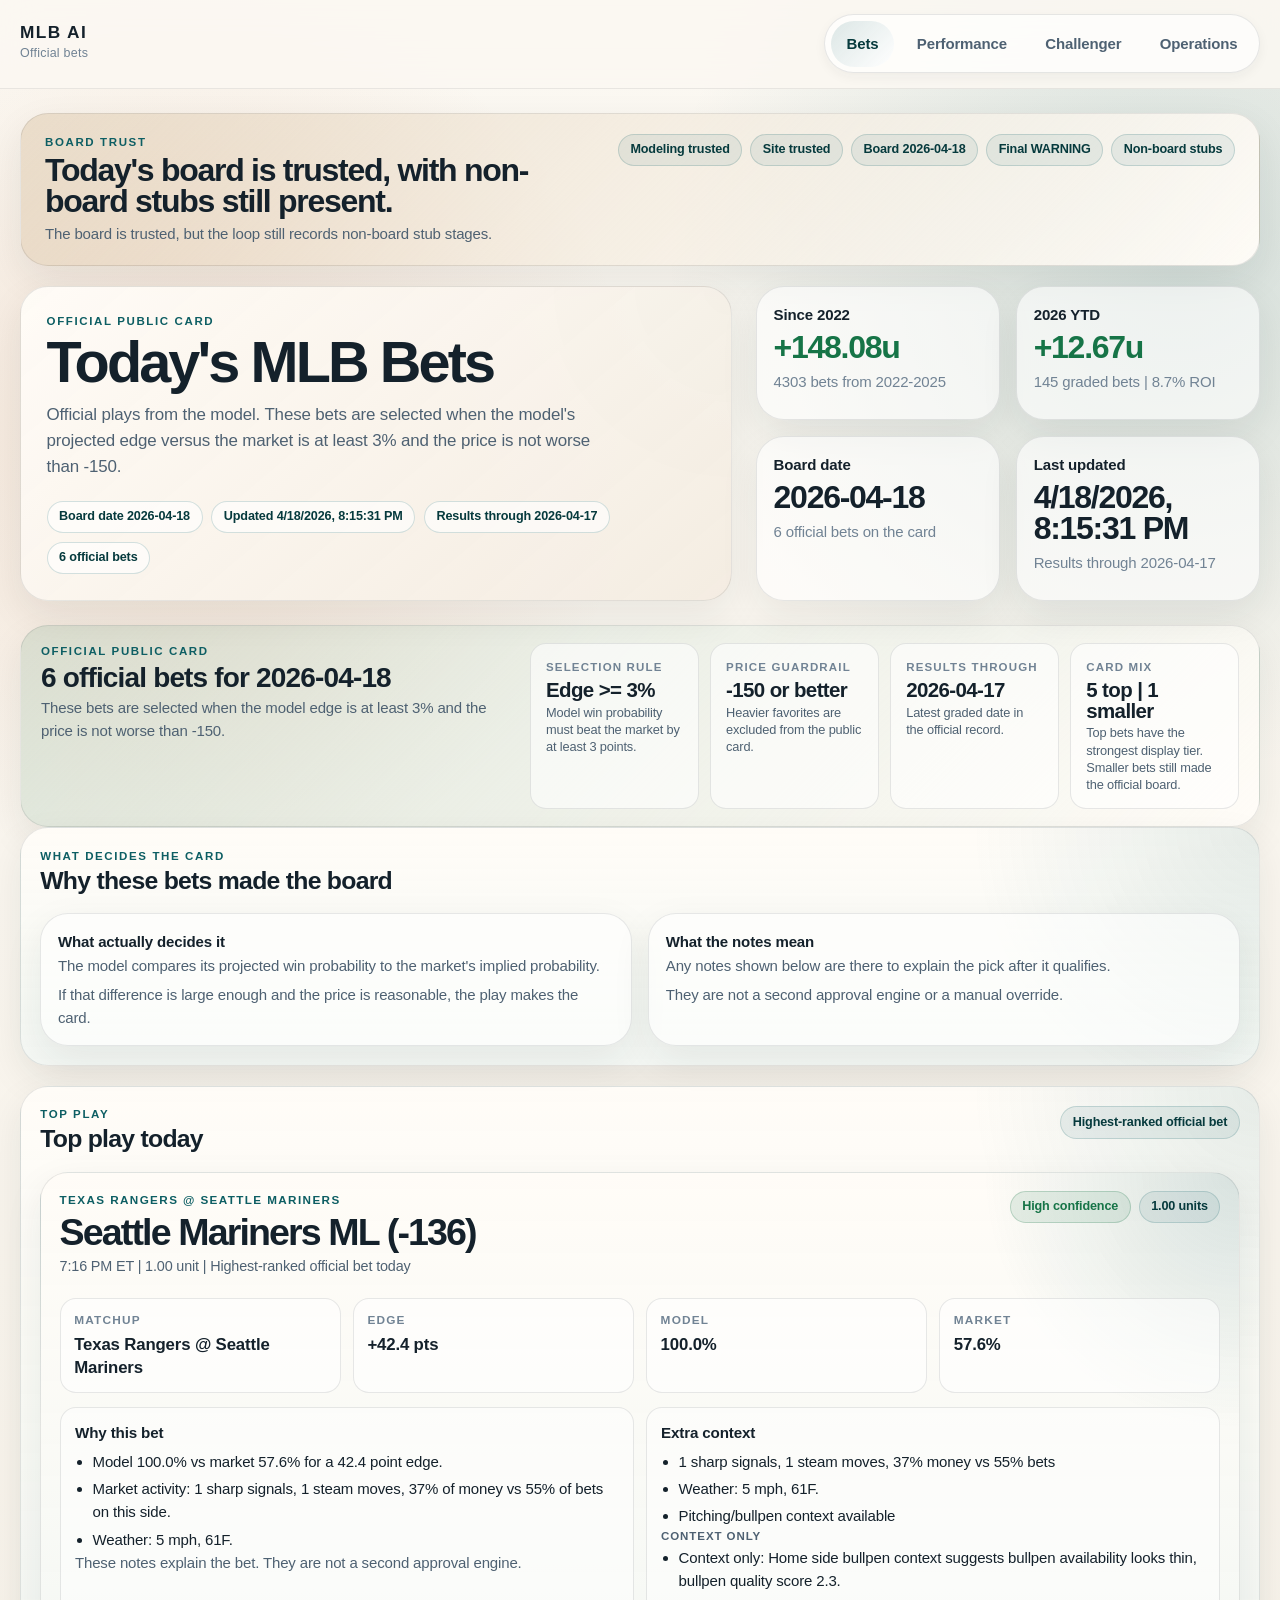
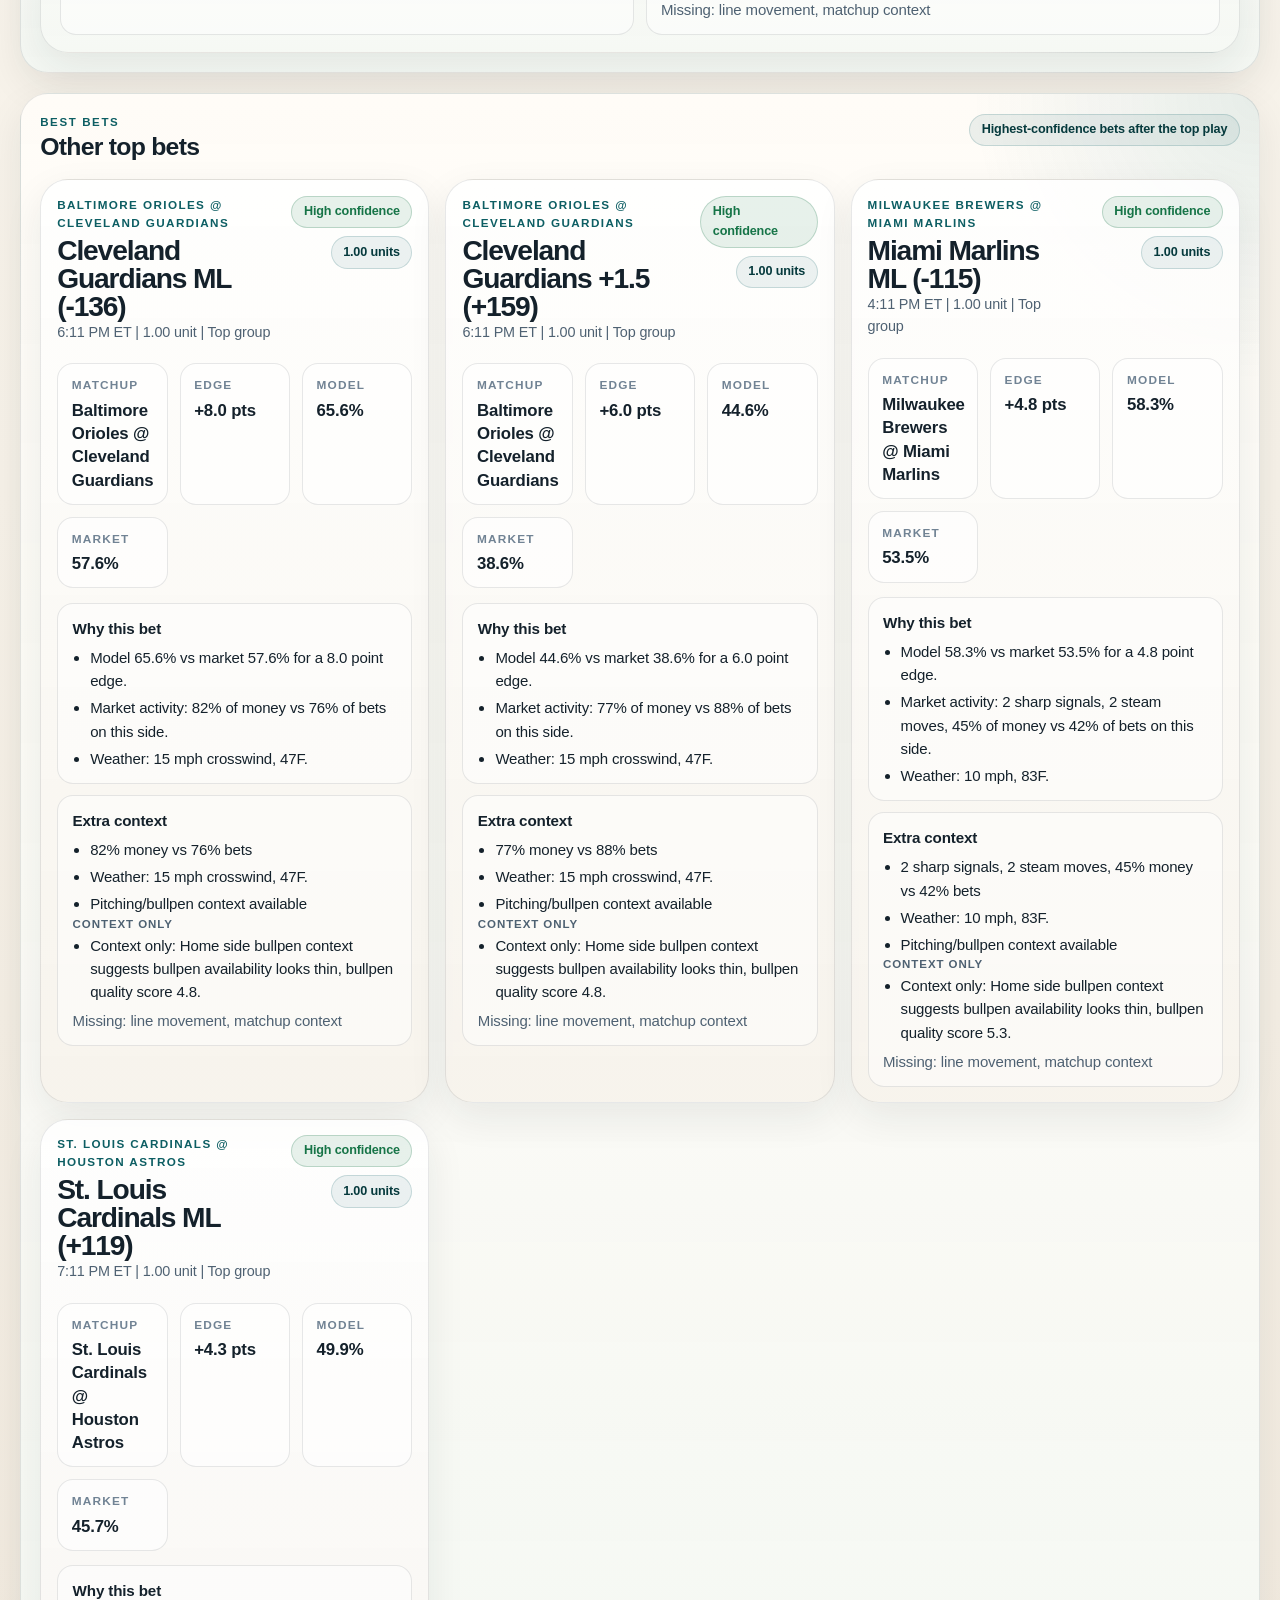
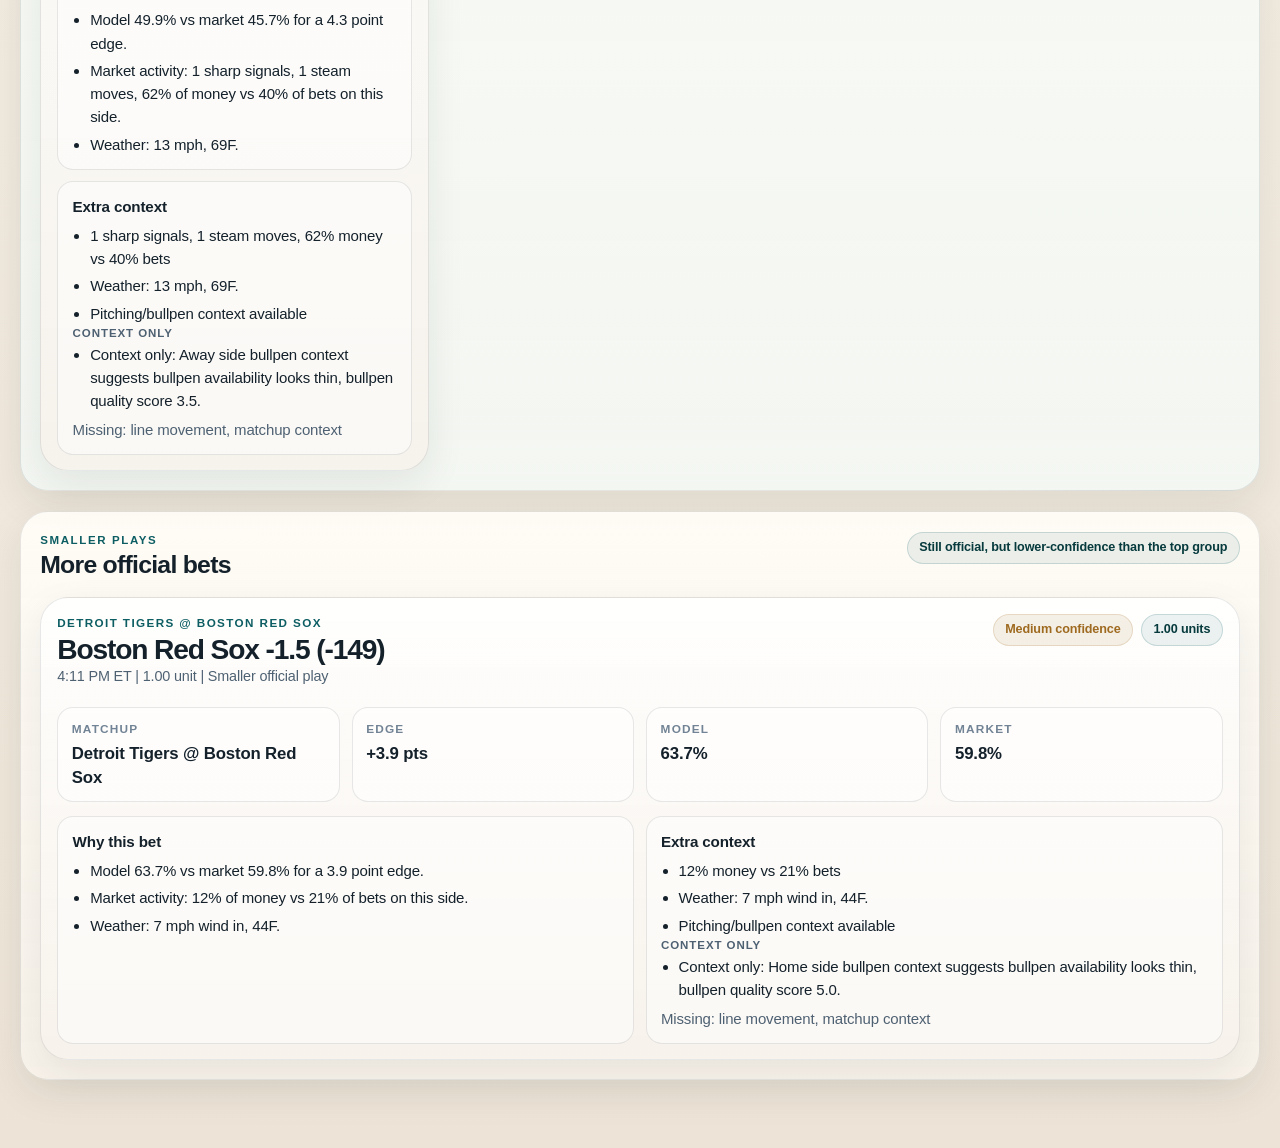
<file: index.html>
<!doctype html>
<html lang="en">
  <head>
    <meta charset="utf-8" />
    <meta name="viewport" content="width=device-width, initial-scale=1" />
    <title>MLB AI | Today's Bets</title>
    <link rel="stylesheet" href="./assets/mlb-ai.css" />
  </head>
  <body data-page="leans">
    <header class="site-header">
      <div class="shell shell-nav">
        <a class="site-brand" href="./index.html" aria-label="MLB AI home">
          <span class="site-brand-mark">MLB AI</span>
          <span class="site-brand-copy">Official bets</span>
        </a>
        <nav class="site-nav" aria-label="Primary">
          <a class="site-nav-link is-active" href="./index.html" aria-current="page">Bets</a>
          <a class="site-nav-link" href="./mlb-ai-performance.html">Performance</a>
          <a class="site-nav-link" href="./mlb-ai-challenger.html">Challenger</a>
          <a class="site-nav-link" href="./operations.html">Operations</a>
        </nav>
      </div>
    </header>

    <main class="shell page-shell">
      <section class="page-hero page-hero-leans">
        <div class="page-hero-copy">
          <p class="eyebrow">Official public card</p>
          <h1>Today&apos;s MLB Bets</h1>
          <p class="lede">
            Official plays from the model. These bets are selected when the model&apos;s projected edge versus the market is at least 3% and the price is not worse than -150.
          </p>
          <div id="leans-hero-meta" class="hero-meta"></div>
        </div>
        <div id="leans-hero-grid" class="hero-grid"></div>
      </section>

      <section id="leans-trust-bar" class="trust-bar-section"></section>

      <section class="page-section page-section-emphasis">
        <div class="section-head">
          <div>
            <p class="section-kicker">What decides the card</p>
            <h2>Why these bets made the board</h2>
          </div>
        </div>
        <div class="summary-grid">
          <article class="metric-card prose-card">
            <strong>What actually decides it</strong>
            <p>The model compares its projected win probability to the market&apos;s implied probability.</p>
            <p>If that difference is large enough and the price is reasonable, the play makes the card.</p>
          </article>
          <article class="metric-card prose-card">
            <strong>What the notes mean</strong>
            <p>Any notes shown below are there to explain the pick after it qualifies.</p>
            <p>They are not a second approval engine or a manual override.</p>
          </article>
        </div>
      </section>

      <section id="leans-featured-section" class="page-section page-section-emphasis">
        <div class="section-head">
          <div>
            <p class="section-kicker">Top play</p>
            <h2>Top play today</h2>
          </div>
          <span class="badge">Highest-ranked official bet</span>
        </div>
        <div id="leans-featured-play"></div>
      </section>

      <section class="page-section page-section-emphasis">
        <div class="section-head">
          <div>
            <p class="section-kicker">Best bets</p>
            <h2>Other top bets</h2>
          </div>
          <span class="badge">Highest-confidence bets after the top play</span>
        </div>
        <div id="leans-core-cards" class="lean-decision-grid"></div>
      </section>

      <section class="page-section">
        <div class="section-head">
          <div>
            <p class="section-kicker">Smaller plays</p>
            <h2>More official bets</h2>
          </div>
          <span class="badge">Still official, but lower-confidence than the top group</span>
        </div>
        <div id="leans-exploratory-cards" class="lean-decision-grid"></div>
      </section>
    </main>

    <script src="./assets/mlb-ai-site.js"></script>
  </body>
</html>
</file>
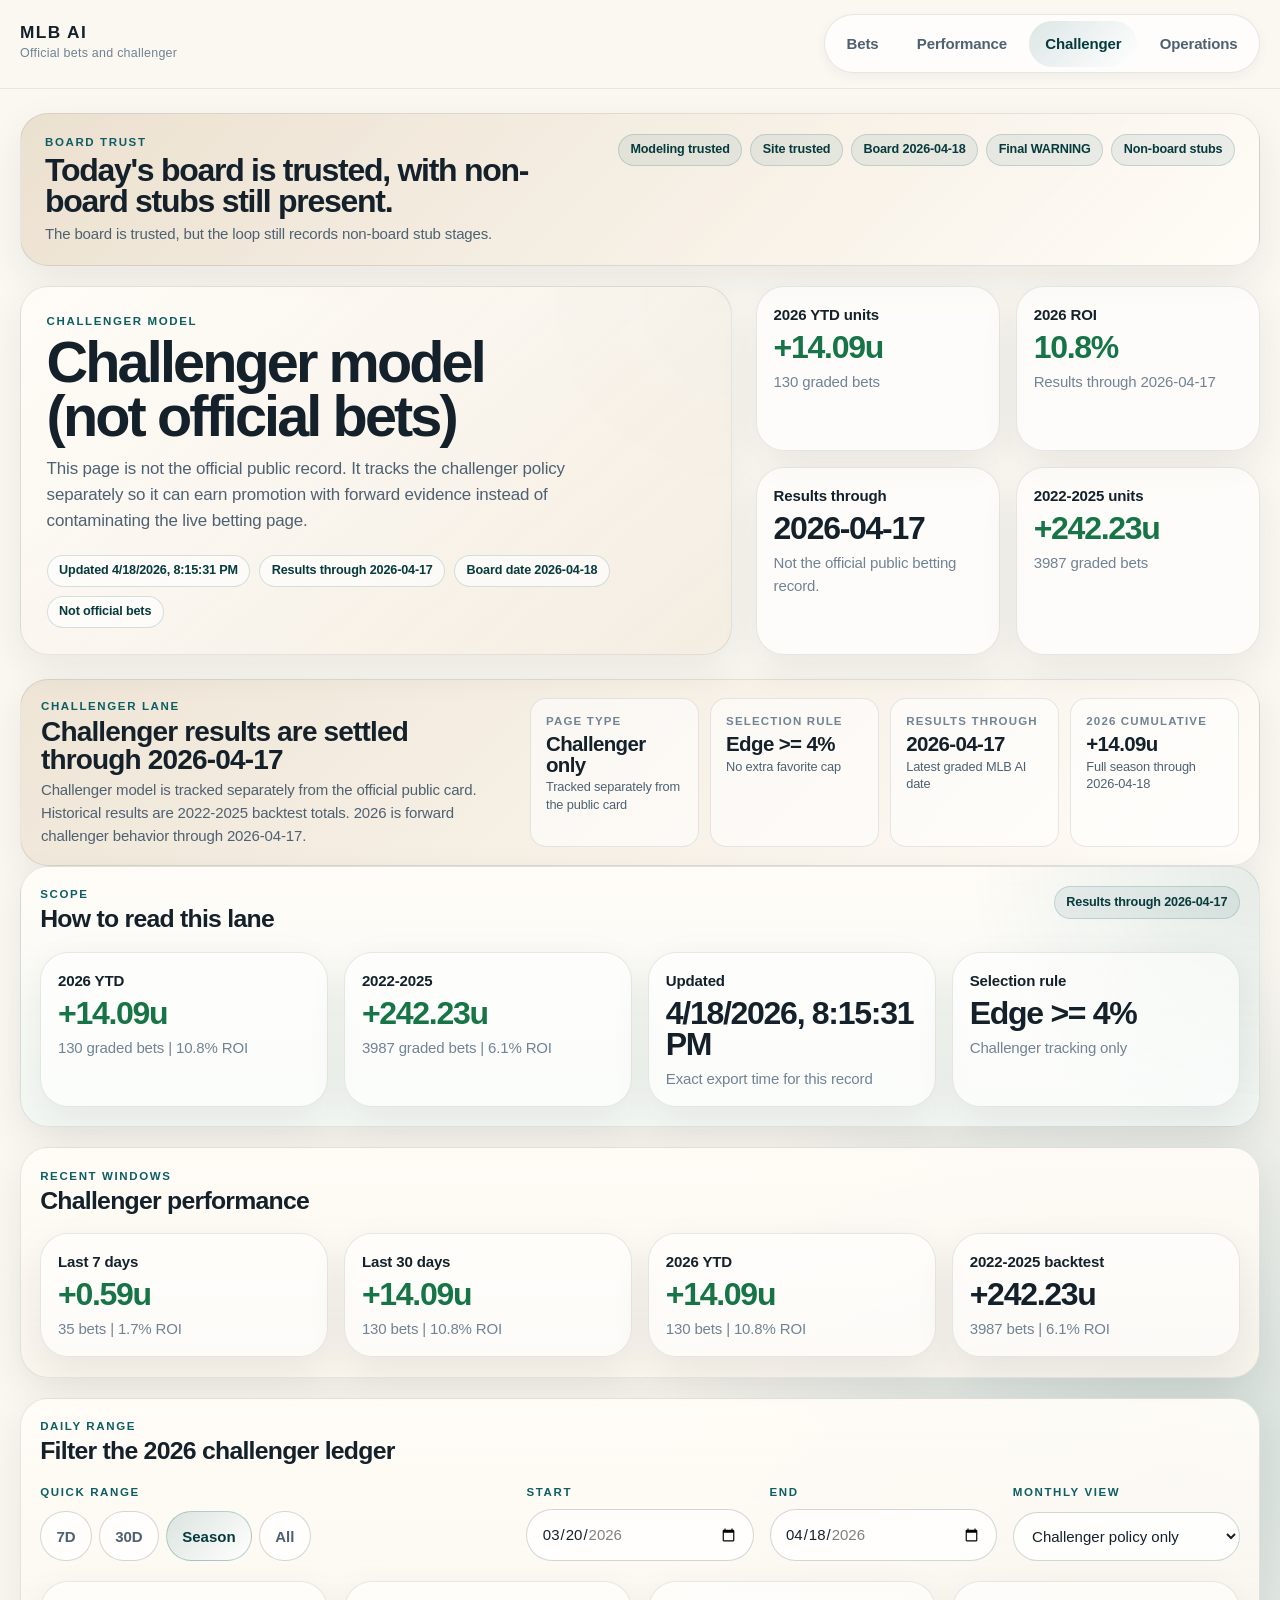
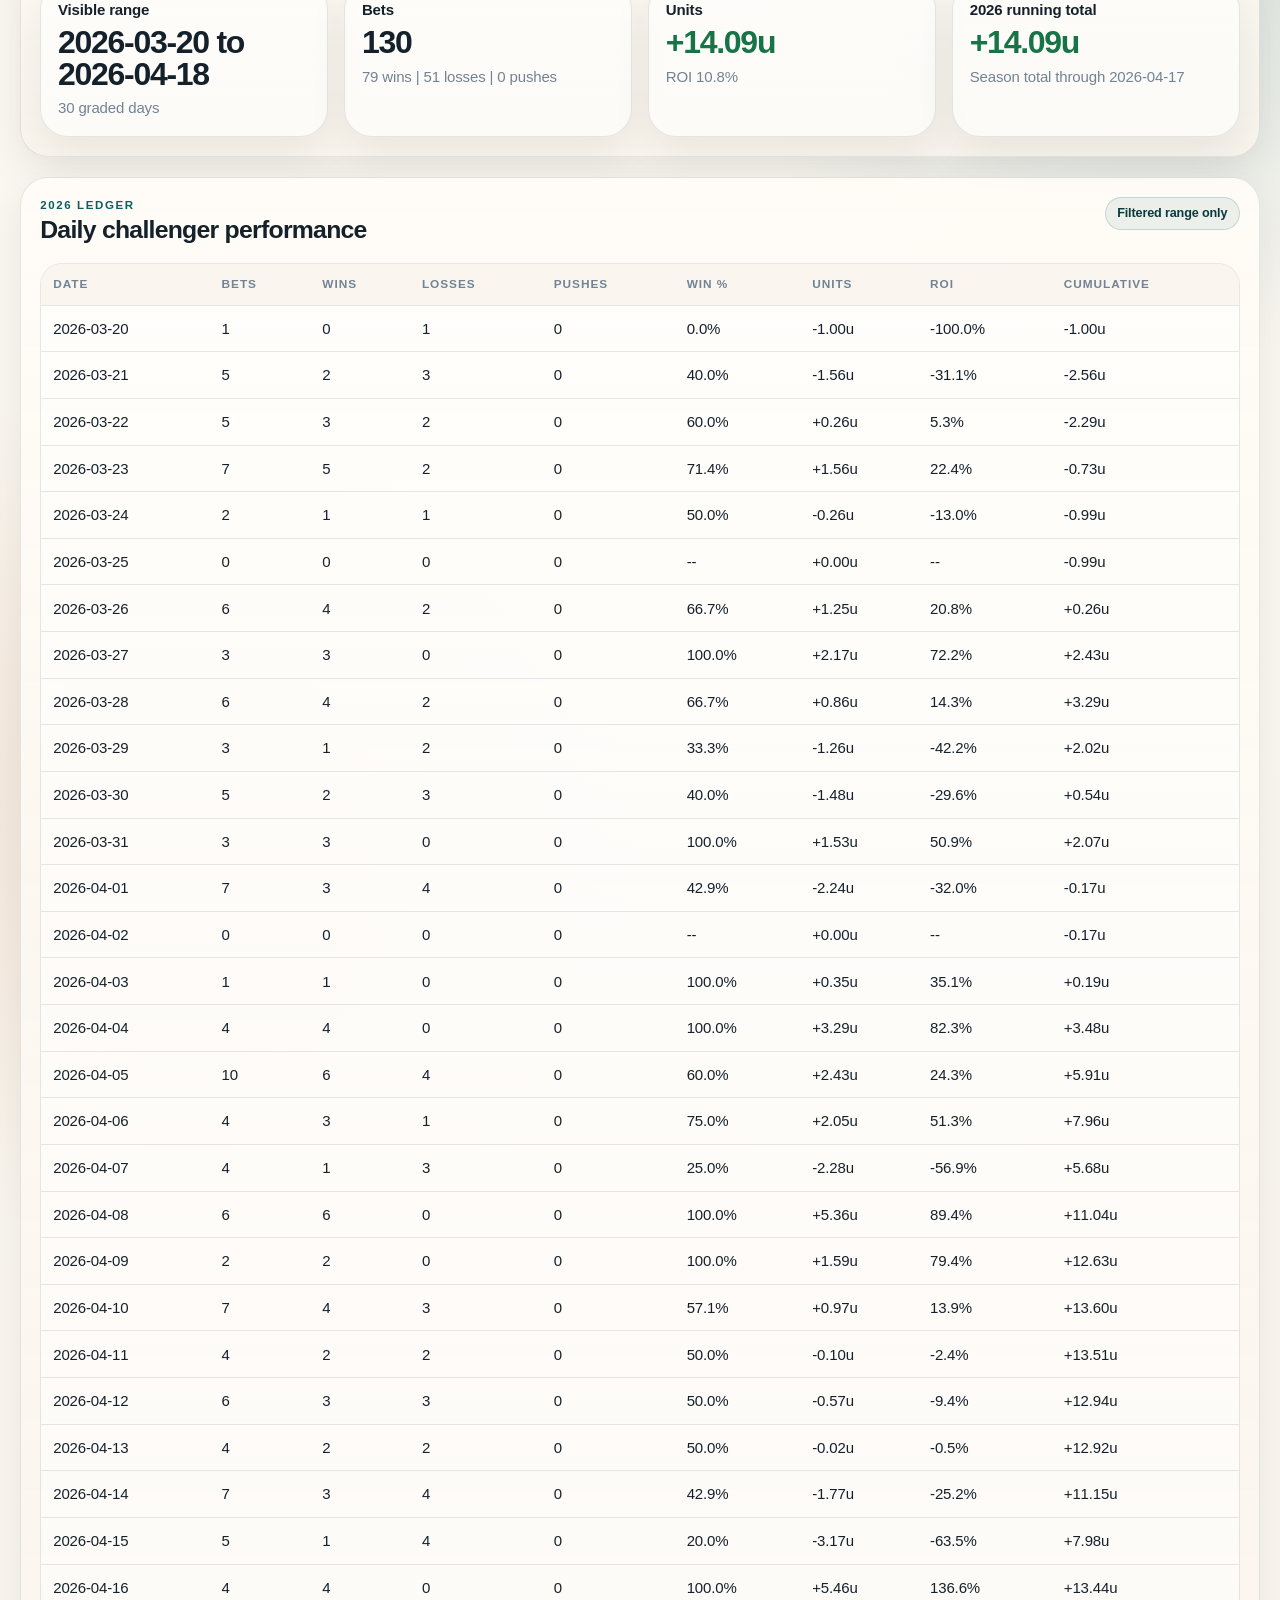
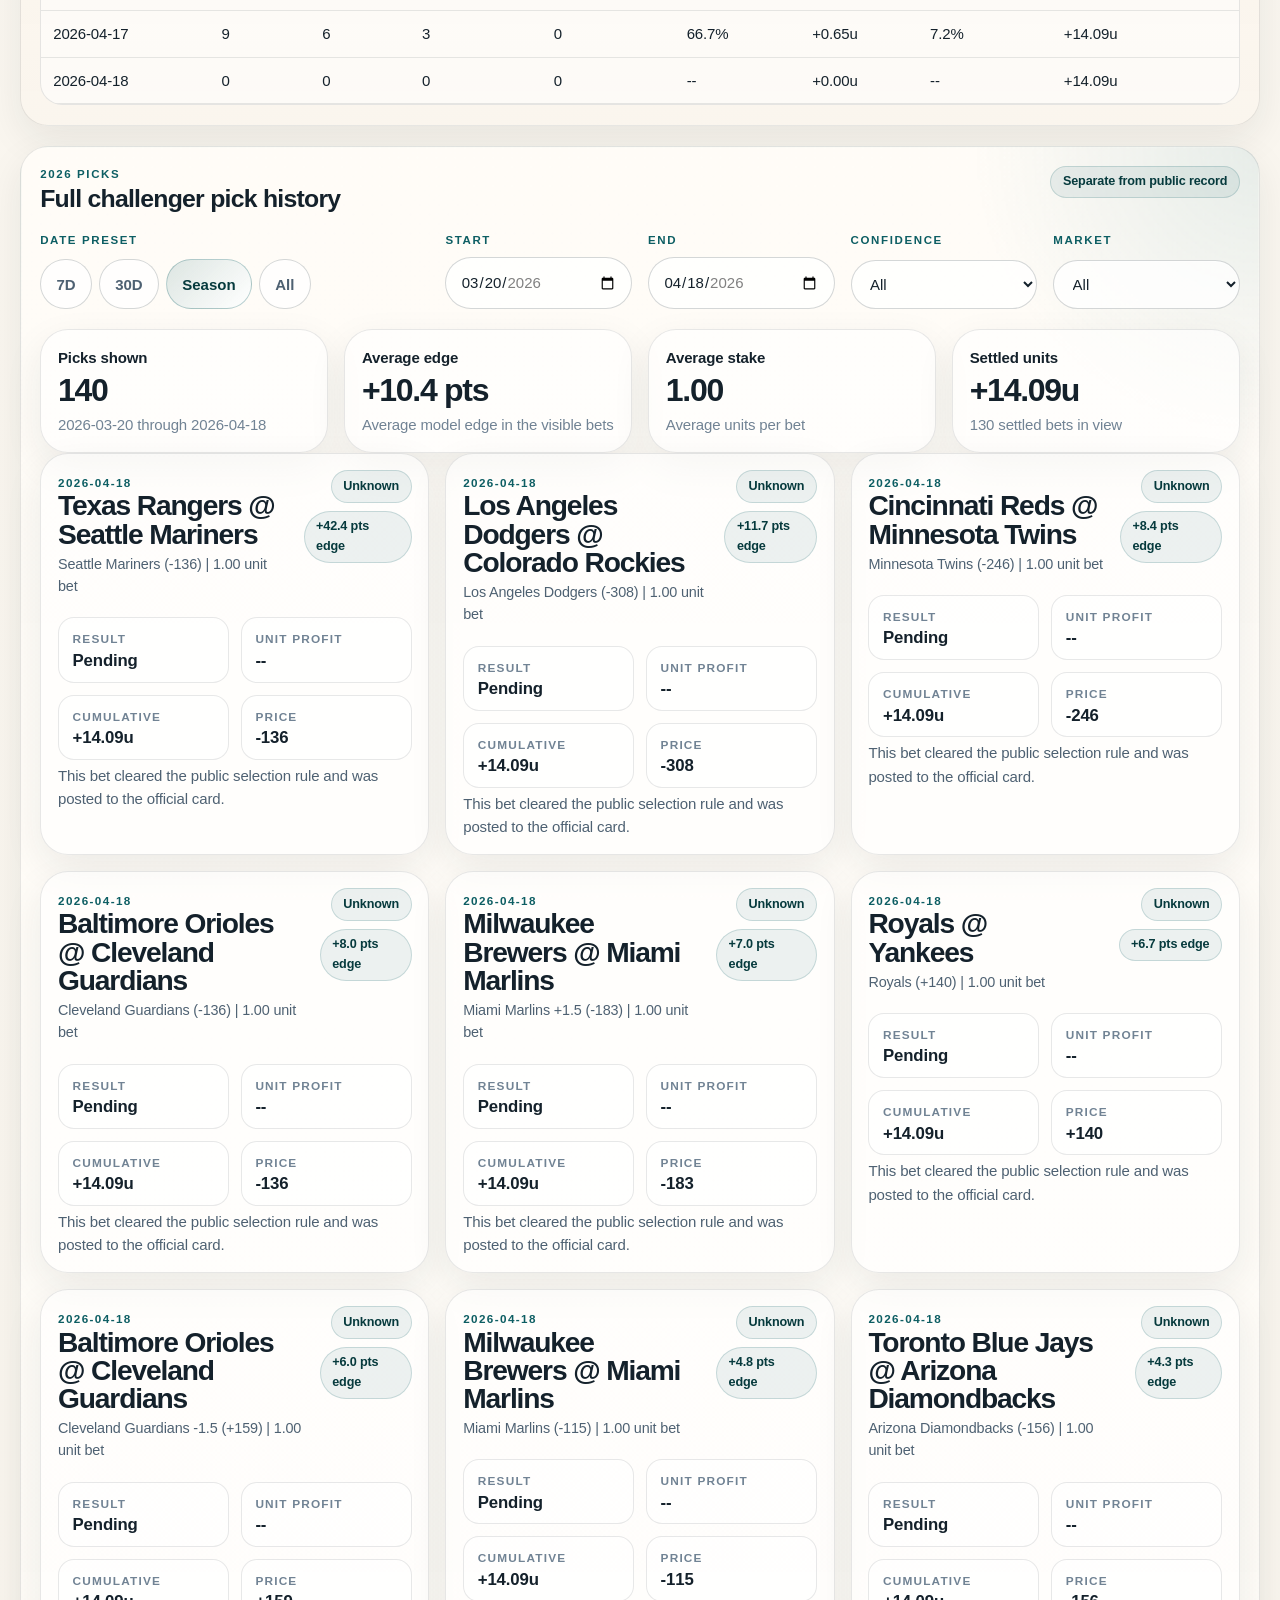
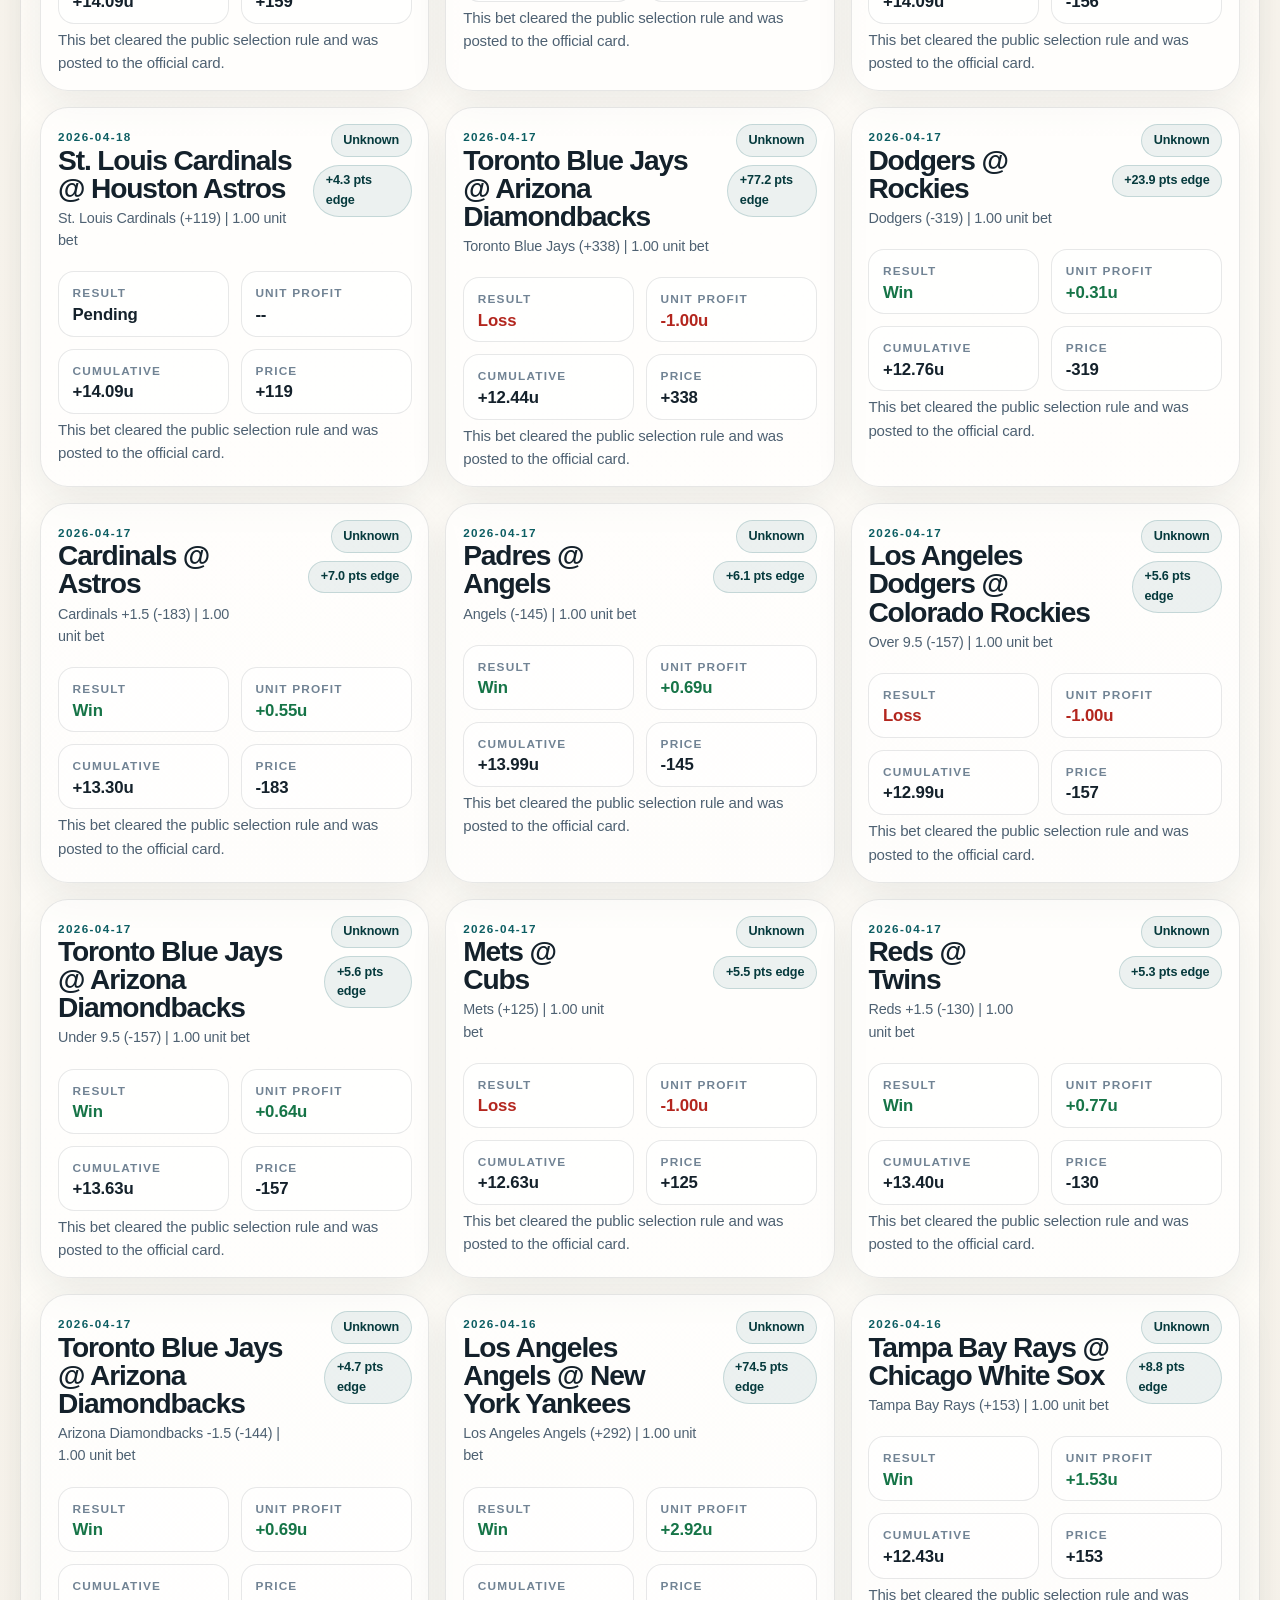
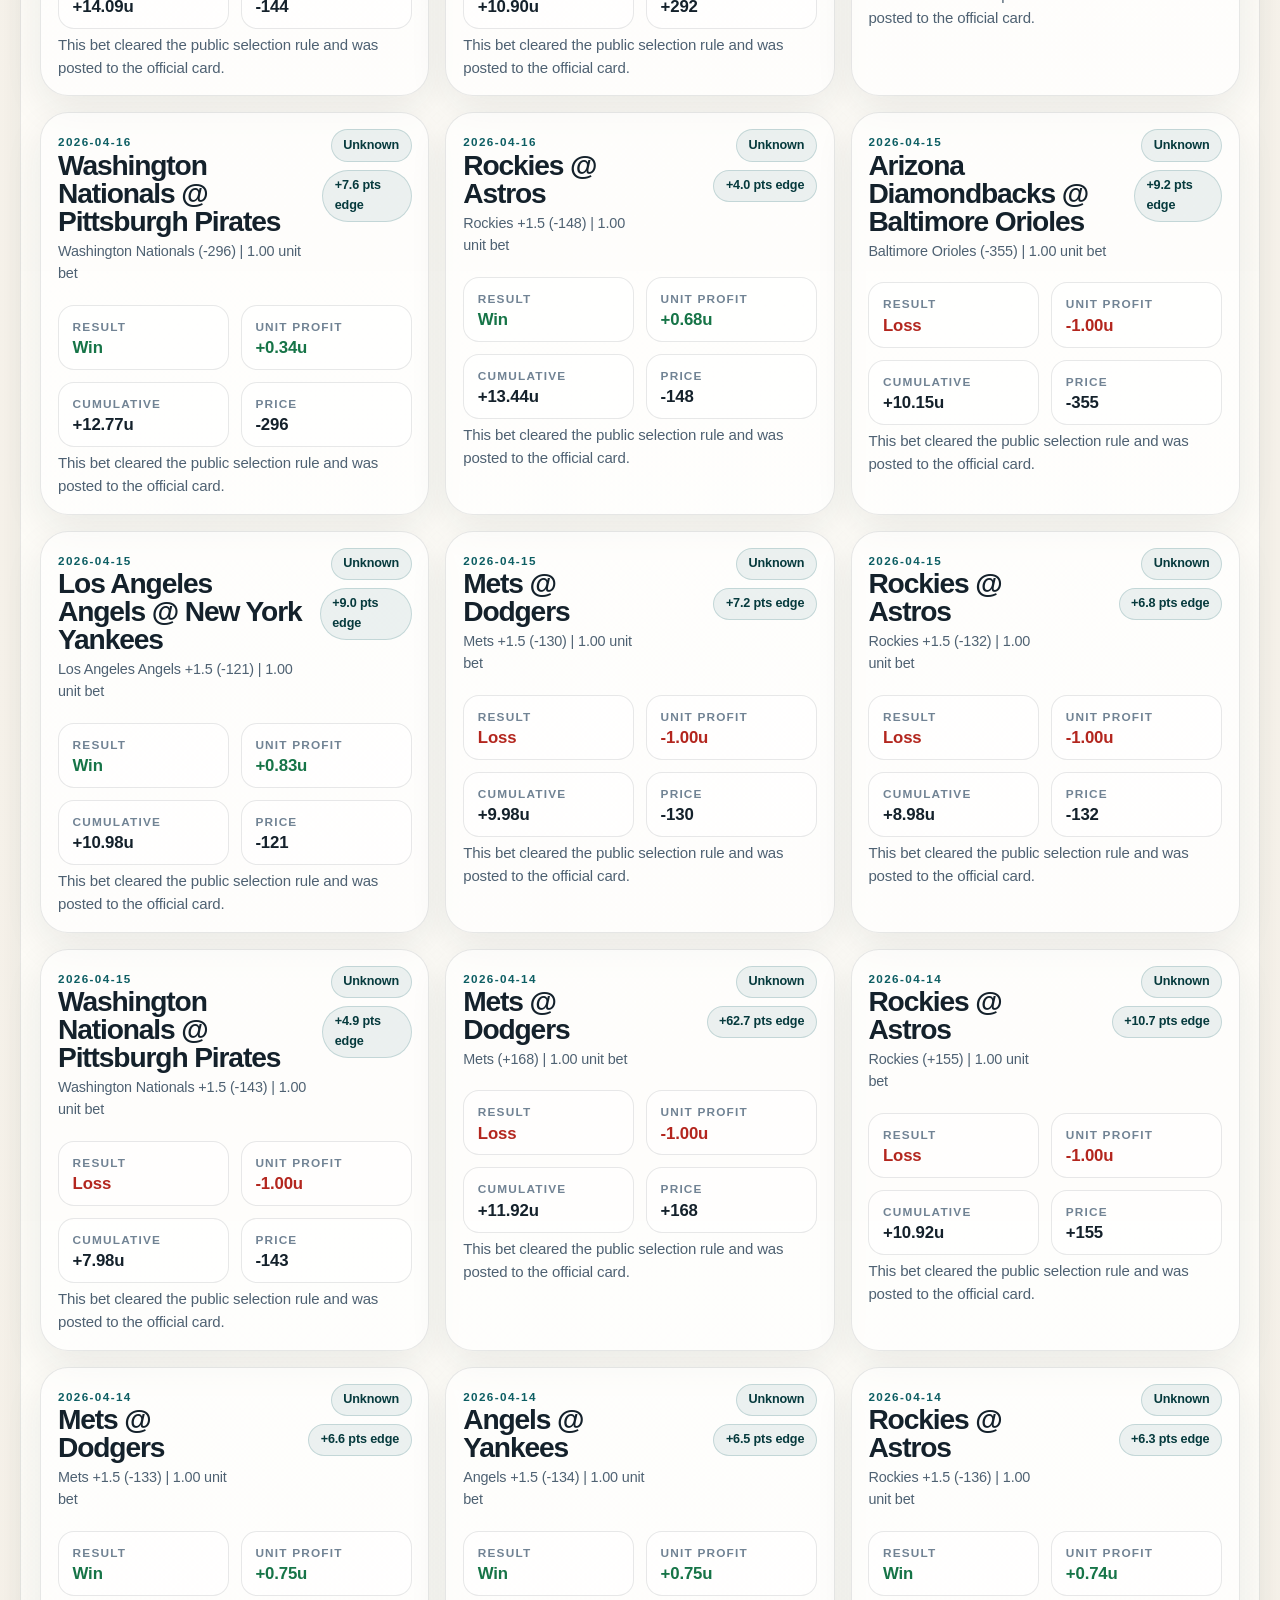
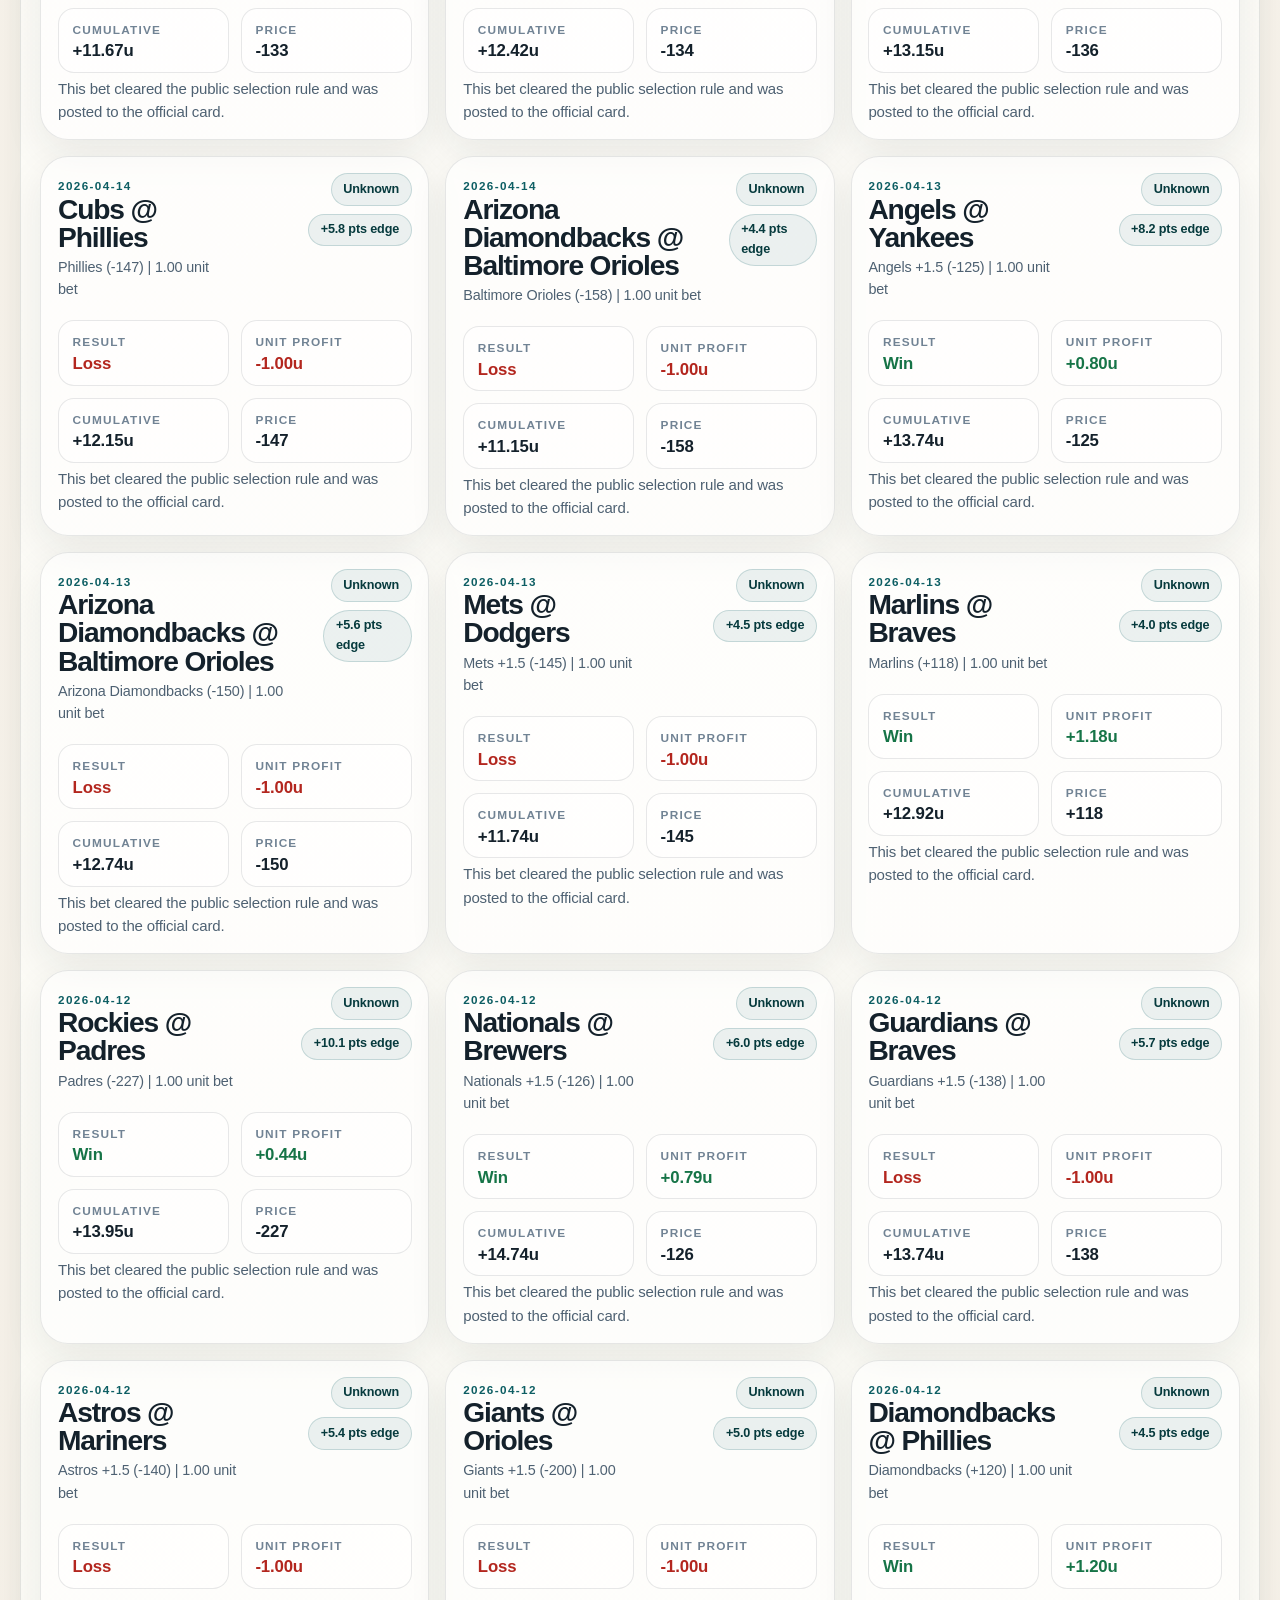
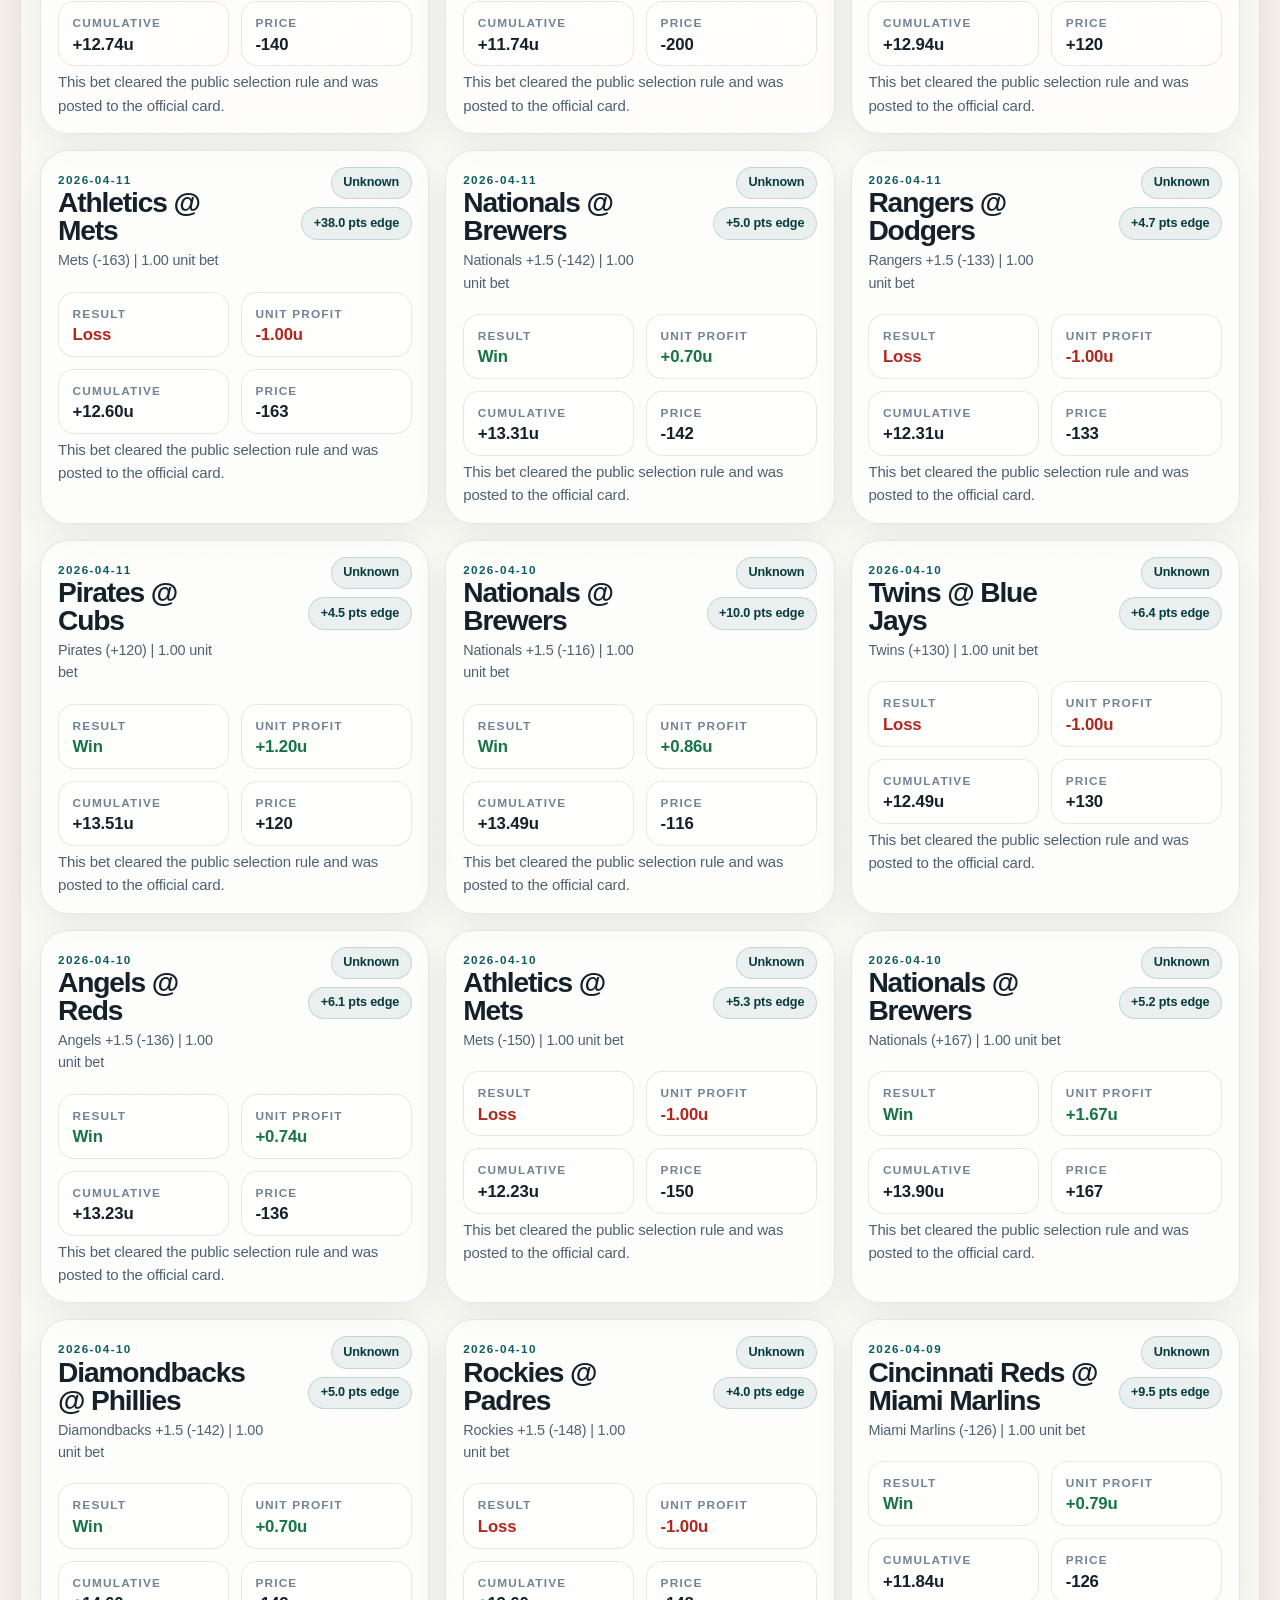
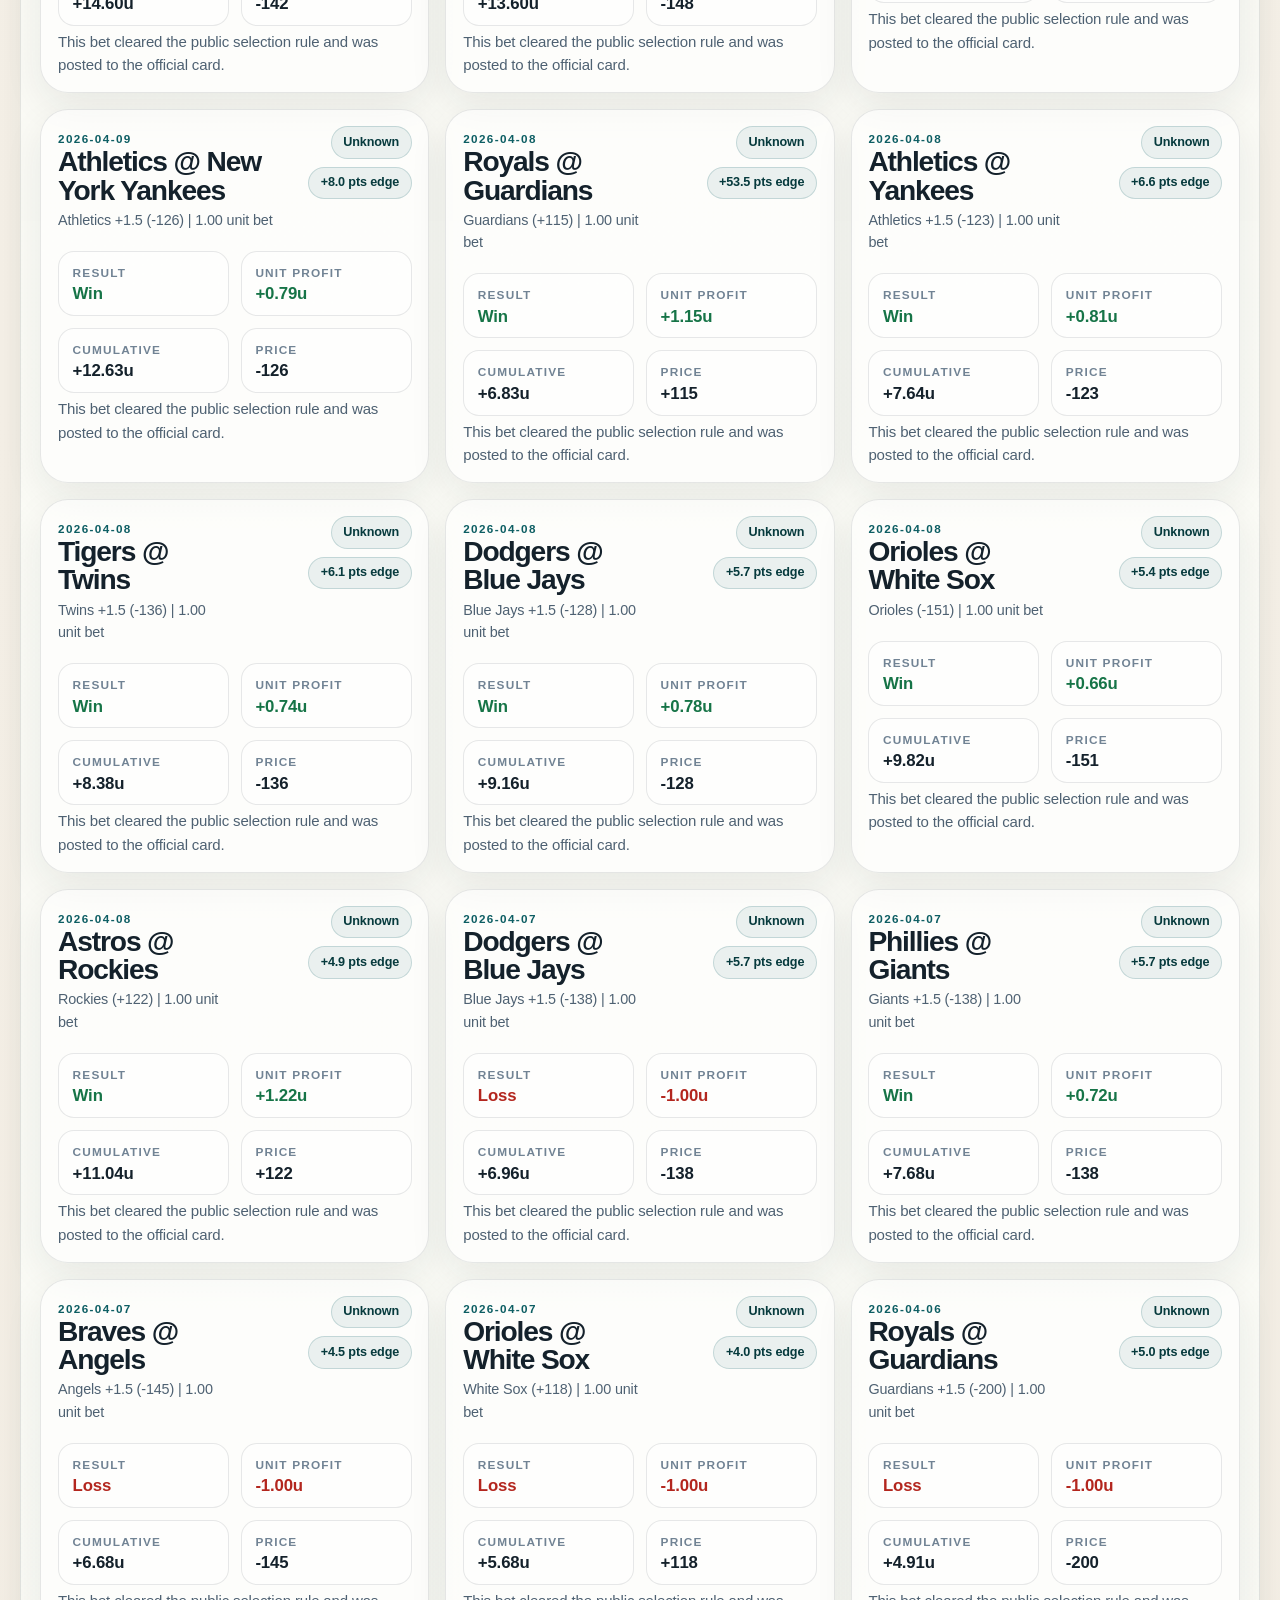
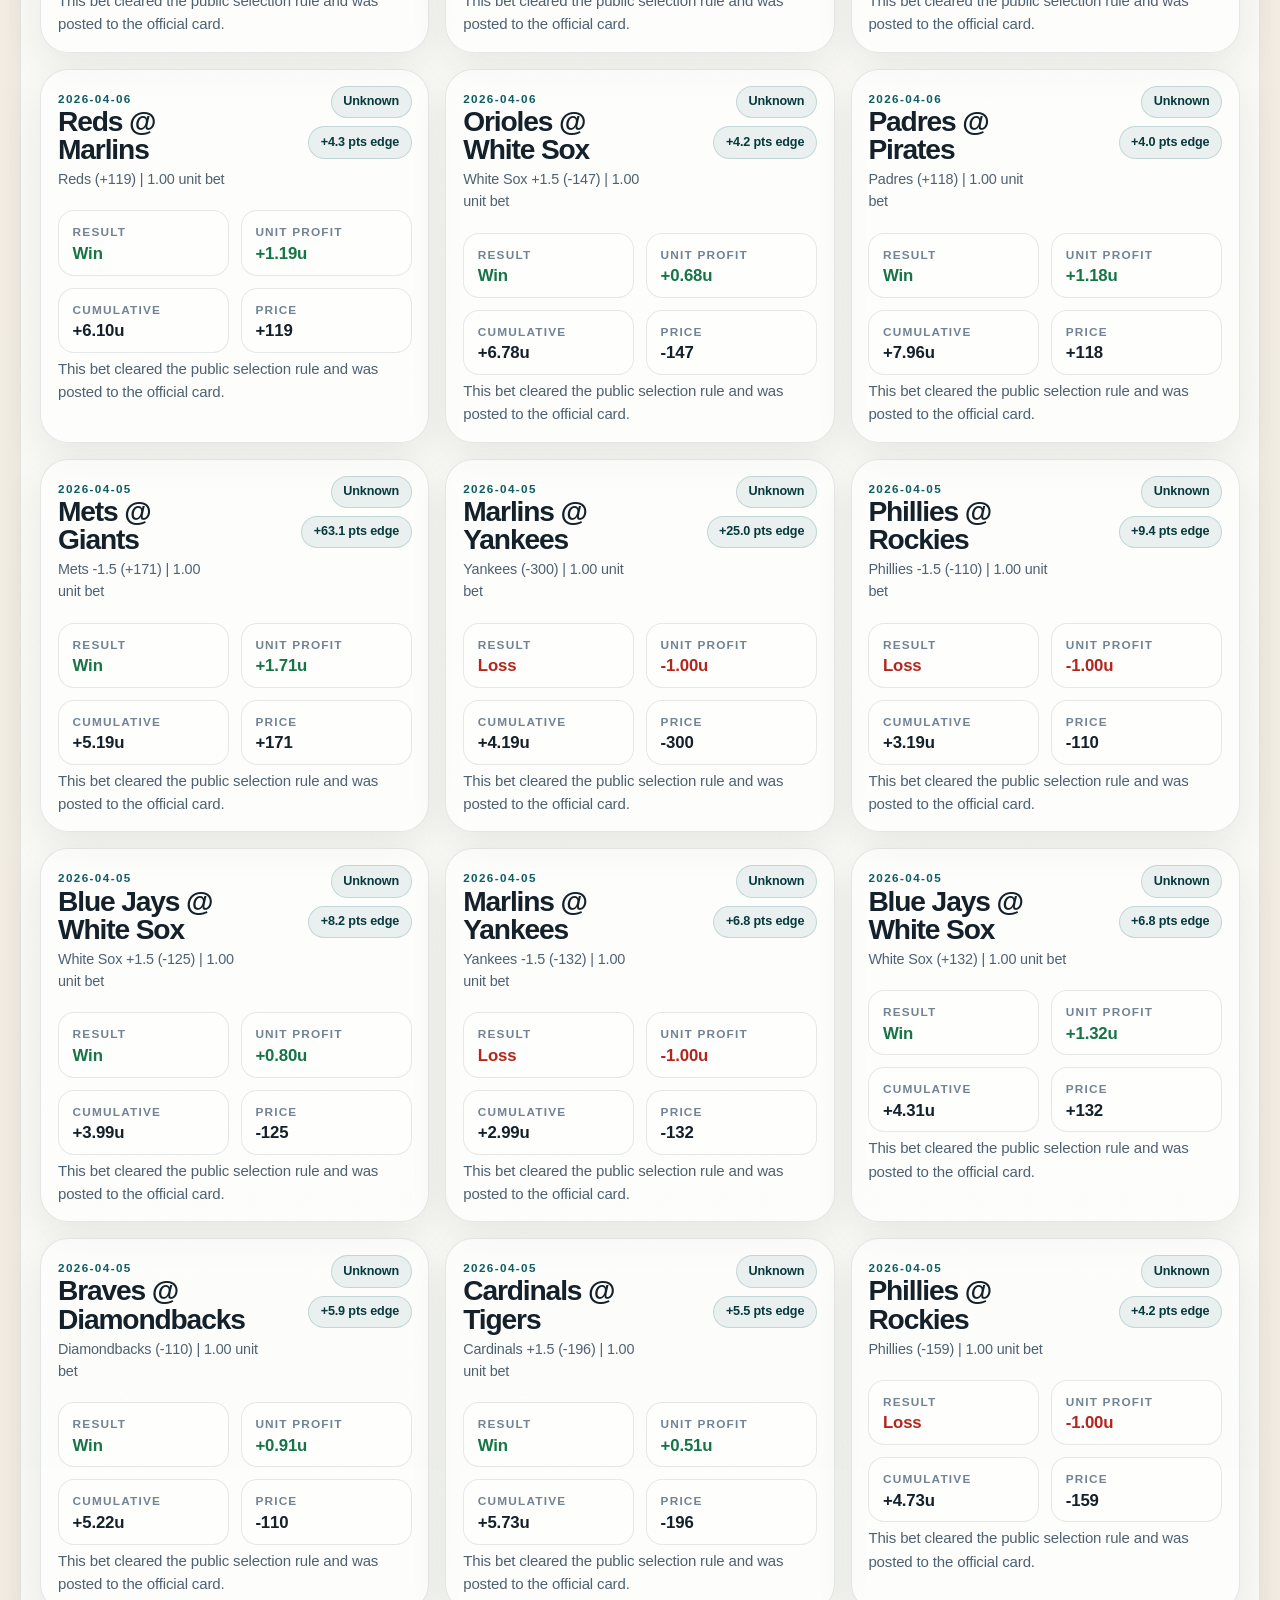
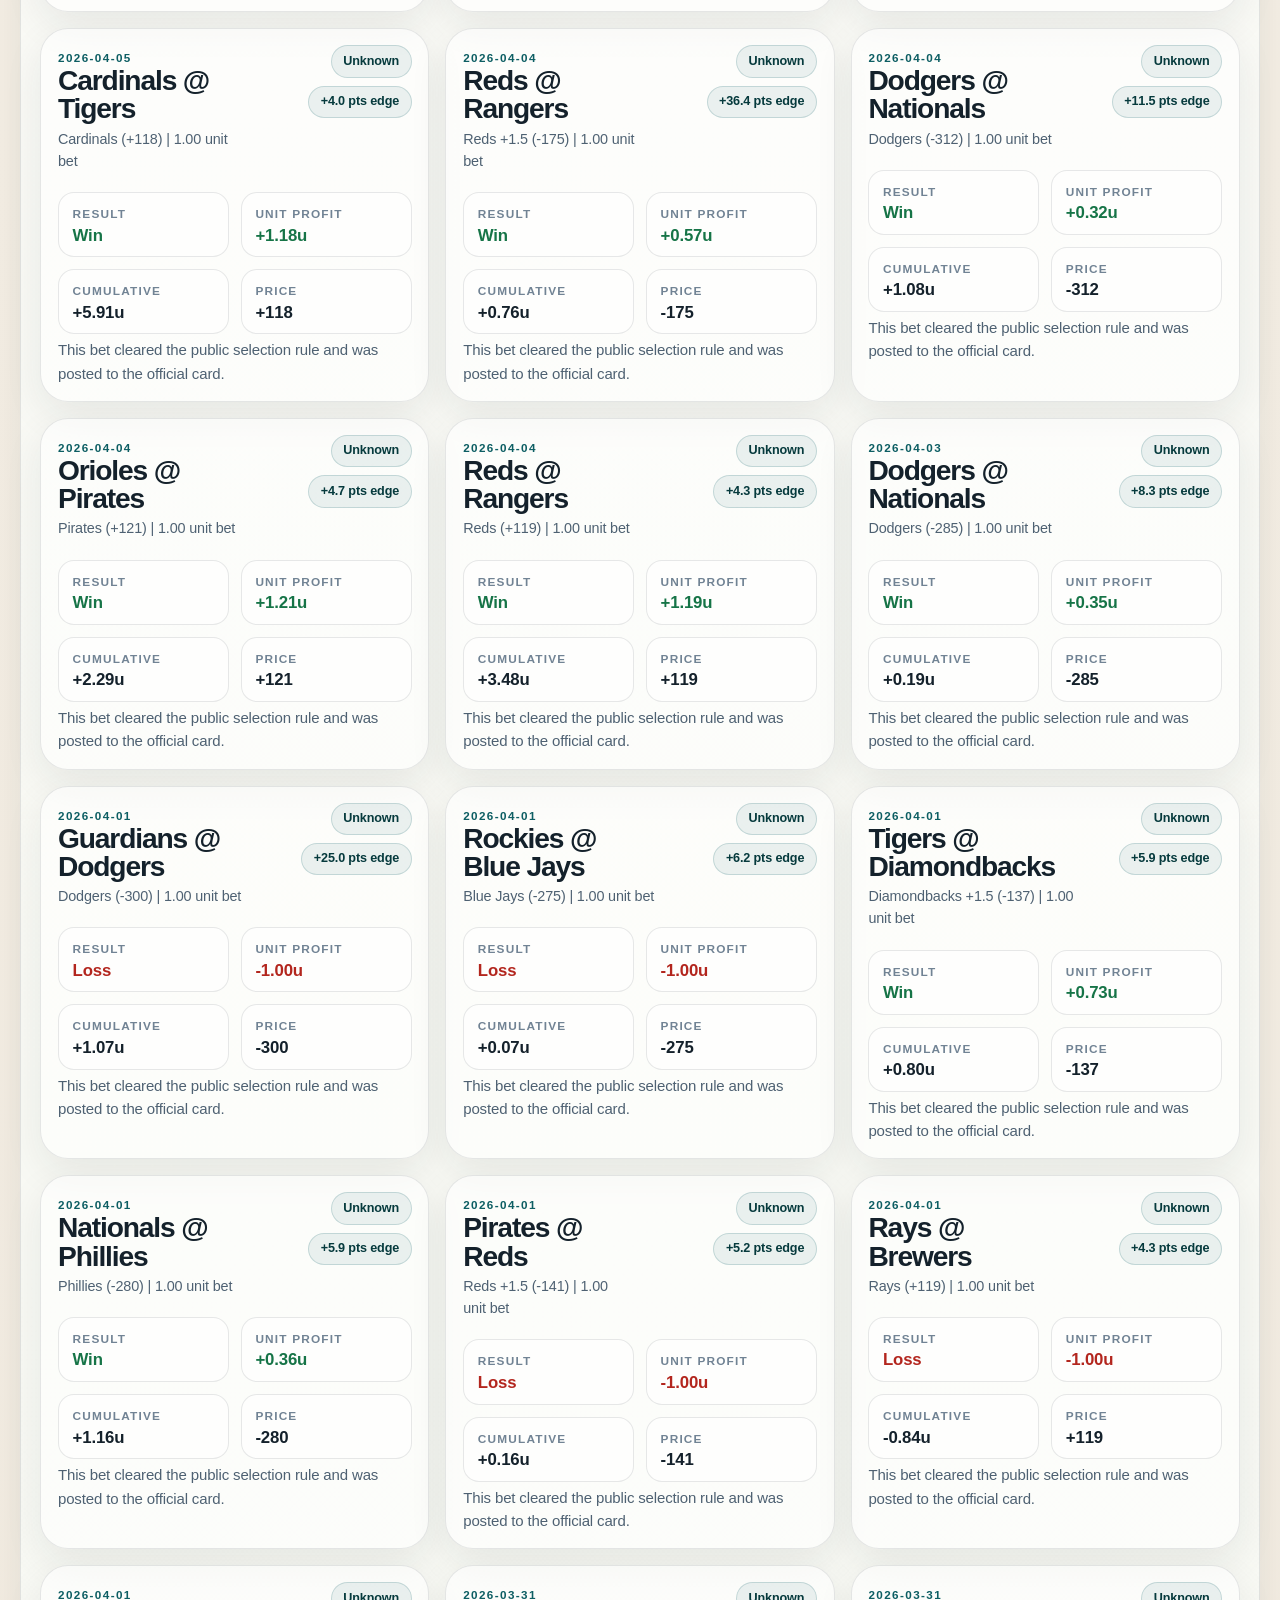
<file: mlb-ai-challenger.html>
<!doctype html>
<html lang="en">
  <head>
    <meta charset="utf-8" />
    <meta name="viewport" content="width=device-width, initial-scale=1" />
    <title>MLB AI | Challenger</title>
    <link rel="stylesheet" href="./assets/mlb-ai.css" />
  </head>
  <body data-page="challenger">
    <header class="site-header">
      <div class="shell shell-nav">
        <a class="site-brand" href="./index.html" aria-label="MLB AI home">
          <span class="site-brand-mark">MLB AI</span>
          <span class="site-brand-copy">Official bets and challenger</span>
        </a>
        <nav class="site-nav" aria-label="Primary">
          <a class="site-nav-link" href="./index.html">Bets</a>
          <a class="site-nav-link" href="./mlb-ai-performance.html">Performance</a>
          <a class="site-nav-link is-active" href="./mlb-ai-challenger.html" aria-current="page">Challenger</a>
          <a class="site-nav-link" href="./operations.html">Operations</a>
        </nav>
      </div>
    </header>

    <main class="shell page-shell">
      <section class="page-hero page-hero-performance">
        <div class="page-hero-copy">
          <p class="eyebrow">Challenger model</p>
          <h1>Challenger model (not official bets)</h1>
          <p class="lede">
            This page is not the official public record. It tracks the challenger policy separately so it can earn promotion with forward evidence instead of contaminating the live betting page.
          </p>
          <div id="performance-hero-meta" class="hero-meta"></div>
        </div>
        <div id="performance-hero-grid" class="hero-grid"></div>
      </section>

      <section id="performance-trust-bar" class="trust-bar-section"></section>

      <section class="page-section page-section-emphasis">
        <div class="section-head">
          <div>
            <p class="section-kicker">Scope</p>
            <h2>How to read this lane</h2>
          </div>
          <span id="performance-coverage-badge" class="badge"></span>
        </div>
        <div id="performance-trust-grid" class="summary-grid"></div>
      </section>

      <section class="page-section">
        <div class="section-head">
          <div>
            <p class="section-kicker">Recent windows</p>
            <h2>Challenger performance</h2>
          </div>
        </div>
        <div id="performance-window-grid" class="summary-grid"></div>
      </section>

      <section class="page-section">
        <div class="section-head">
          <div>
            <p class="section-kicker">Daily range</p>
            <h2>Filter the 2026 challenger ledger</h2>
          </div>
        </div>
        <div class="filter-bar">
          <div class="control-group control-group-wide">
            <label class="control-label">Quick range</label>
            <div class="segmented-control" id="performance-range-presets">
              <button type="button" data-range="7d">7D</button>
              <button type="button" data-range="30d">30D</button>
              <button type="button" data-range="season">Season</button>
              <button type="button" data-range="all">All</button>
            </div>
          </div>
          <div class="control-group">
            <label class="control-label" for="performance-start-date">Start</label>
            <input id="performance-start-date" type="date" />
          </div>
          <div class="control-group">
            <label class="control-label" for="performance-end-date">End</label>
            <input id="performance-end-date" type="date" />
          </div>
          <div class="control-group">
            <label class="control-label" for="monthly-policy-filter">Monthly view</label>
            <select id="monthly-policy-filter">
              <option value="active_only">Challenger policy only</option>
            </select>
          </div>
        </div>
        <div id="performance-summary-grid" class="summary-grid"></div>
      </section>

      <section class="page-section">
        <div class="section-head">
          <div>
            <p class="section-kicker">2026 ledger</p>
            <h2>Daily challenger performance</h2>
          </div>
          <span class="badge">Filtered range only</span>
        </div>
        <div class="table-wrap">
          <table id="daily-performance-table">
            <thead>
              <tr>
                <th>Date</th>
                <th>Bets</th>
                <th>Wins</th>
                <th>Losses</th>
                <th>Pushes</th>
                <th>Win %</th>
                <th>Units</th>
                <th>ROI</th>
                <th>Cumulative</th>
              </tr>
            </thead>
            <tbody></tbody>
          </table>
        </div>
      </section>

      <section class="page-section page-section-emphasis">
        <div class="section-head">
          <div>
            <p class="section-kicker">2026 picks</p>
            <h2>Full challenger pick history</h2>
          </div>
          <span class="badge">Separate from public record</span>
        </div>
        <div class="filter-bar">
          <div class="control-group control-group-wide">
            <label class="control-label">Date preset</label>
            <div class="segmented-control" id="history-range-presets">
              <button type="button" data-range="7d">7D</button>
              <button type="button" data-range="30d">30D</button>
              <button type="button" data-range="season">Season</button>
              <button type="button" data-range="all">All</button>
            </div>
          </div>
          <div class="control-group">
            <label class="control-label" for="history-start-date">Start</label>
            <input id="history-start-date" type="date" />
          </div>
          <div class="control-group">
            <label class="control-label" for="history-end-date">End</label>
            <input id="history-end-date" type="date" />
          </div>
          <div class="control-group">
            <label class="control-label" for="history-confidence-filter">Confidence</label>
            <select id="history-confidence-filter">
              <option value="all">All</option>
              <option value="high">High</option>
              <option value="medium">Medium</option>
              <option value="low">Low</option>
            </select>
          </div>
          <div class="control-group">
            <label class="control-label" for="history-market-filter">Market</label>
            <select id="history-market-filter">
              <option value="all">All</option>
              <option value="total">Totals</option>
              <option value="moneyline">Moneyline</option>
              <option value="spread">Run line</option>
            </select>
          </div>
        </div>
        <div id="history-summary-grid" class="summary-grid"></div>
        <div id="pick-history-grid" class="pick-history-grid"></div>
        <div id="pick-history-gap" class="artifact-gap"></div>
      </section>

      <section class="page-section">
        <div class="section-head">
          <div>
            <p class="section-kicker">Long-run record</p>
            <h2>Monthly challenger history</h2>
          </div>
          <span class="badge">Challenger policy only</span>
        </div>
        <div class="table-wrap">
          <table id="monthly-table">
            <thead>
              <tr>
                <th>Month</th>
                <th>System</th>
                <th>Bets</th>
                <th>Wins</th>
                <th>Losses</th>
                <th>Pushes</th>
                <th>Win %</th>
                <th>Units</th>
                <th>ROI</th>
                <th>Cumulative</th>
              </tr>
            </thead>
            <tbody></tbody>
          </table>
        </div>
      </section>

      <section class="page-section">
        <div class="section-head">
          <div>
            <p class="section-kicker">Profile</p>
            <h2>Challenger context</h2>
          </div>
        </div>
        <div id="performance-comparator-grid" class="summary-grid"></div>
        <div id="context-breakdowns" class="context-grid"></div>
      </section>
    </main>

    <script src="./assets/mlb-ai-site.js"></script>
  </body>
</html>
</file>
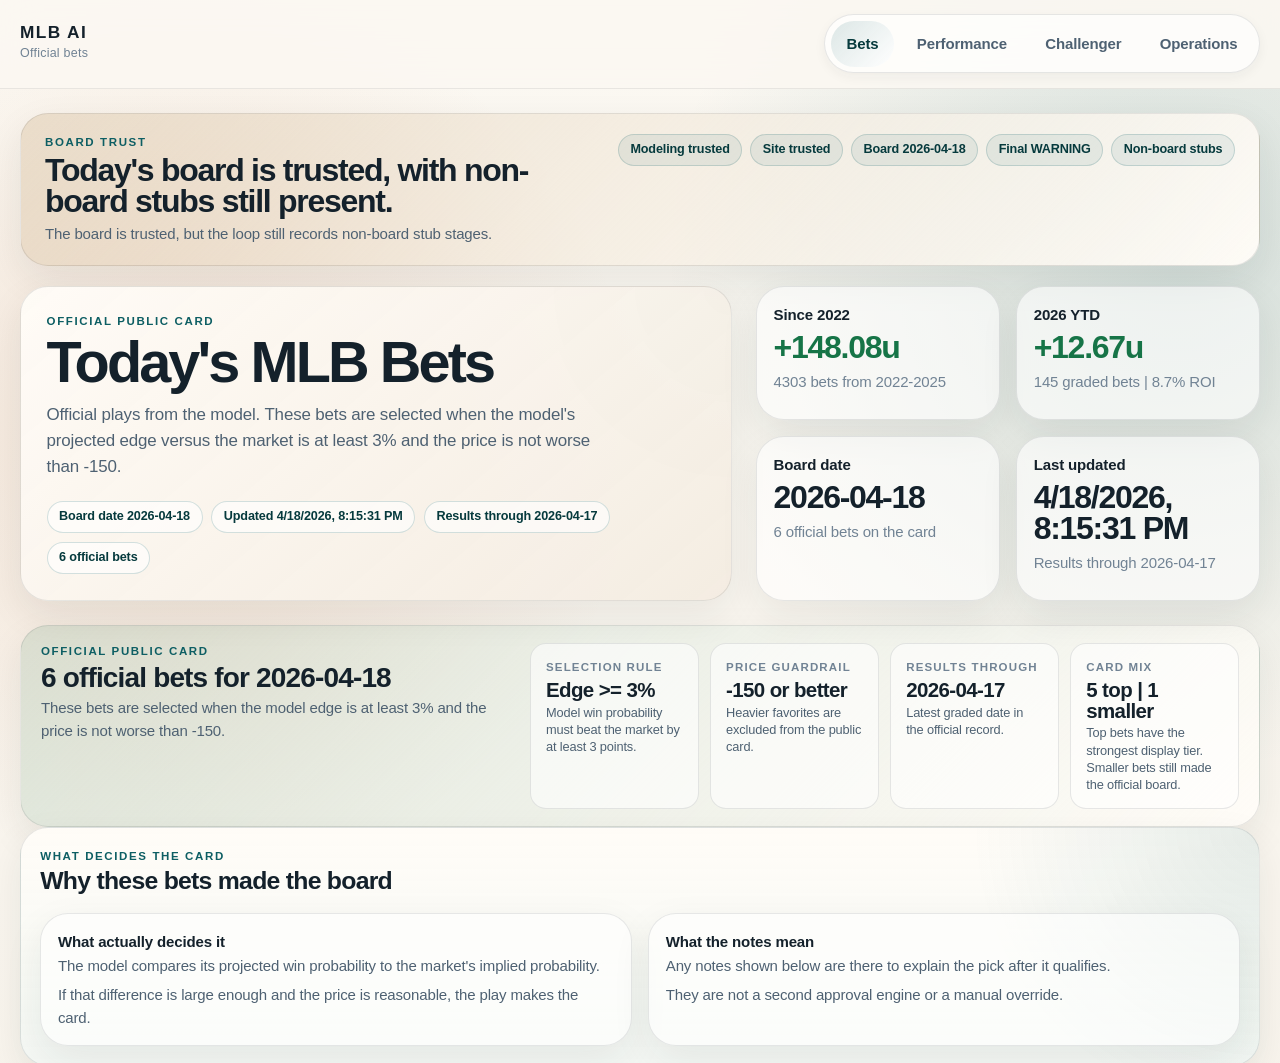
<file: mlb-ai-leans.html>
<!doctype html>
<html lang="en">
  <head>
    <meta charset="utf-8" />
    <meta http-equiv="refresh" content="0; url=./index.html" />
    <meta name="viewport" content="width=device-width, initial-scale=1" />
    <title>Redirecting to Today&apos;s MLB Bets</title>
    <link rel="stylesheet" href="./assets/mlb-ai.css" />
  </head>
  <body data-page="redirect">
    <main class="shell redirect-shell">
      <section class="panel">
        <p class="eyebrow">Redirect</p>
        <h1>Today&apos;s MLB Bets moved to the homepage.</h1>
        <p class="lede">If you are not redirected automatically, open <a href="./index.html">Today&apos;s MLB Bets</a>.</p>
      </section>
    </main>
  </body>
</html>
</file>
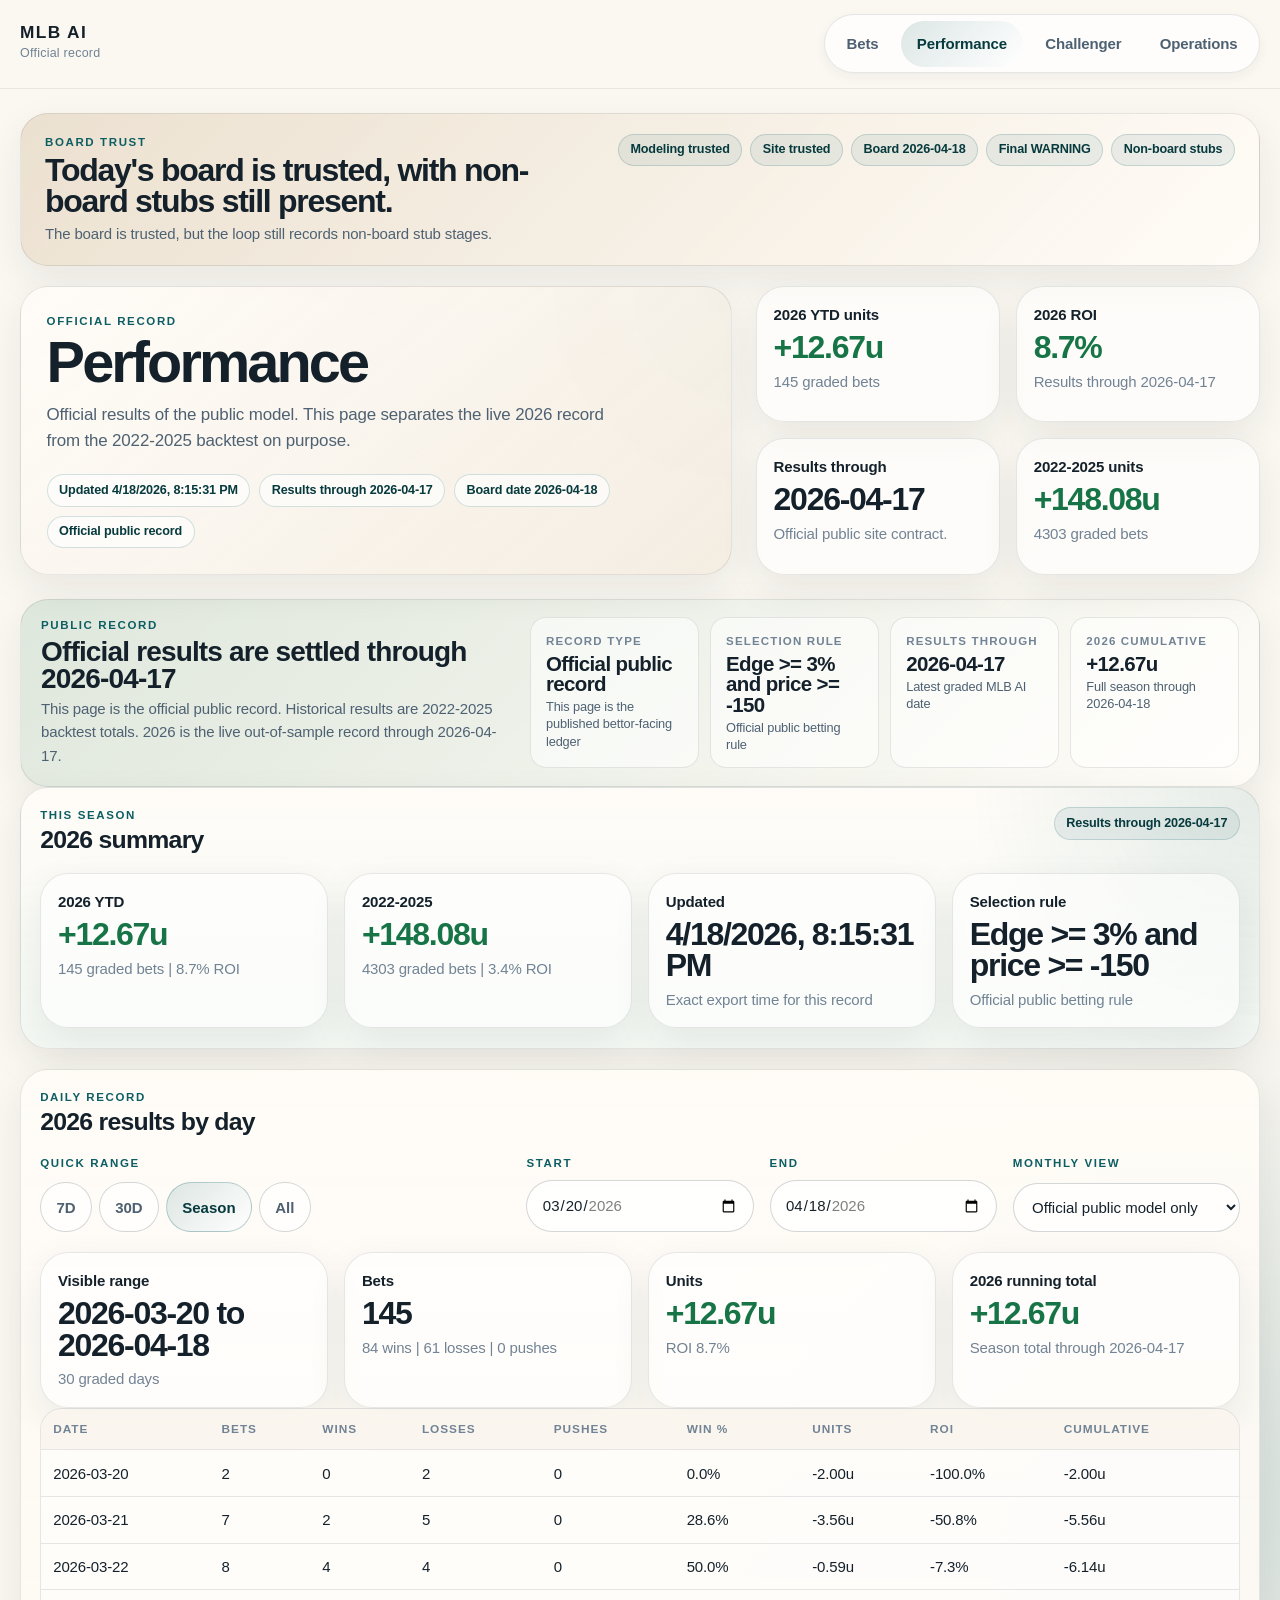
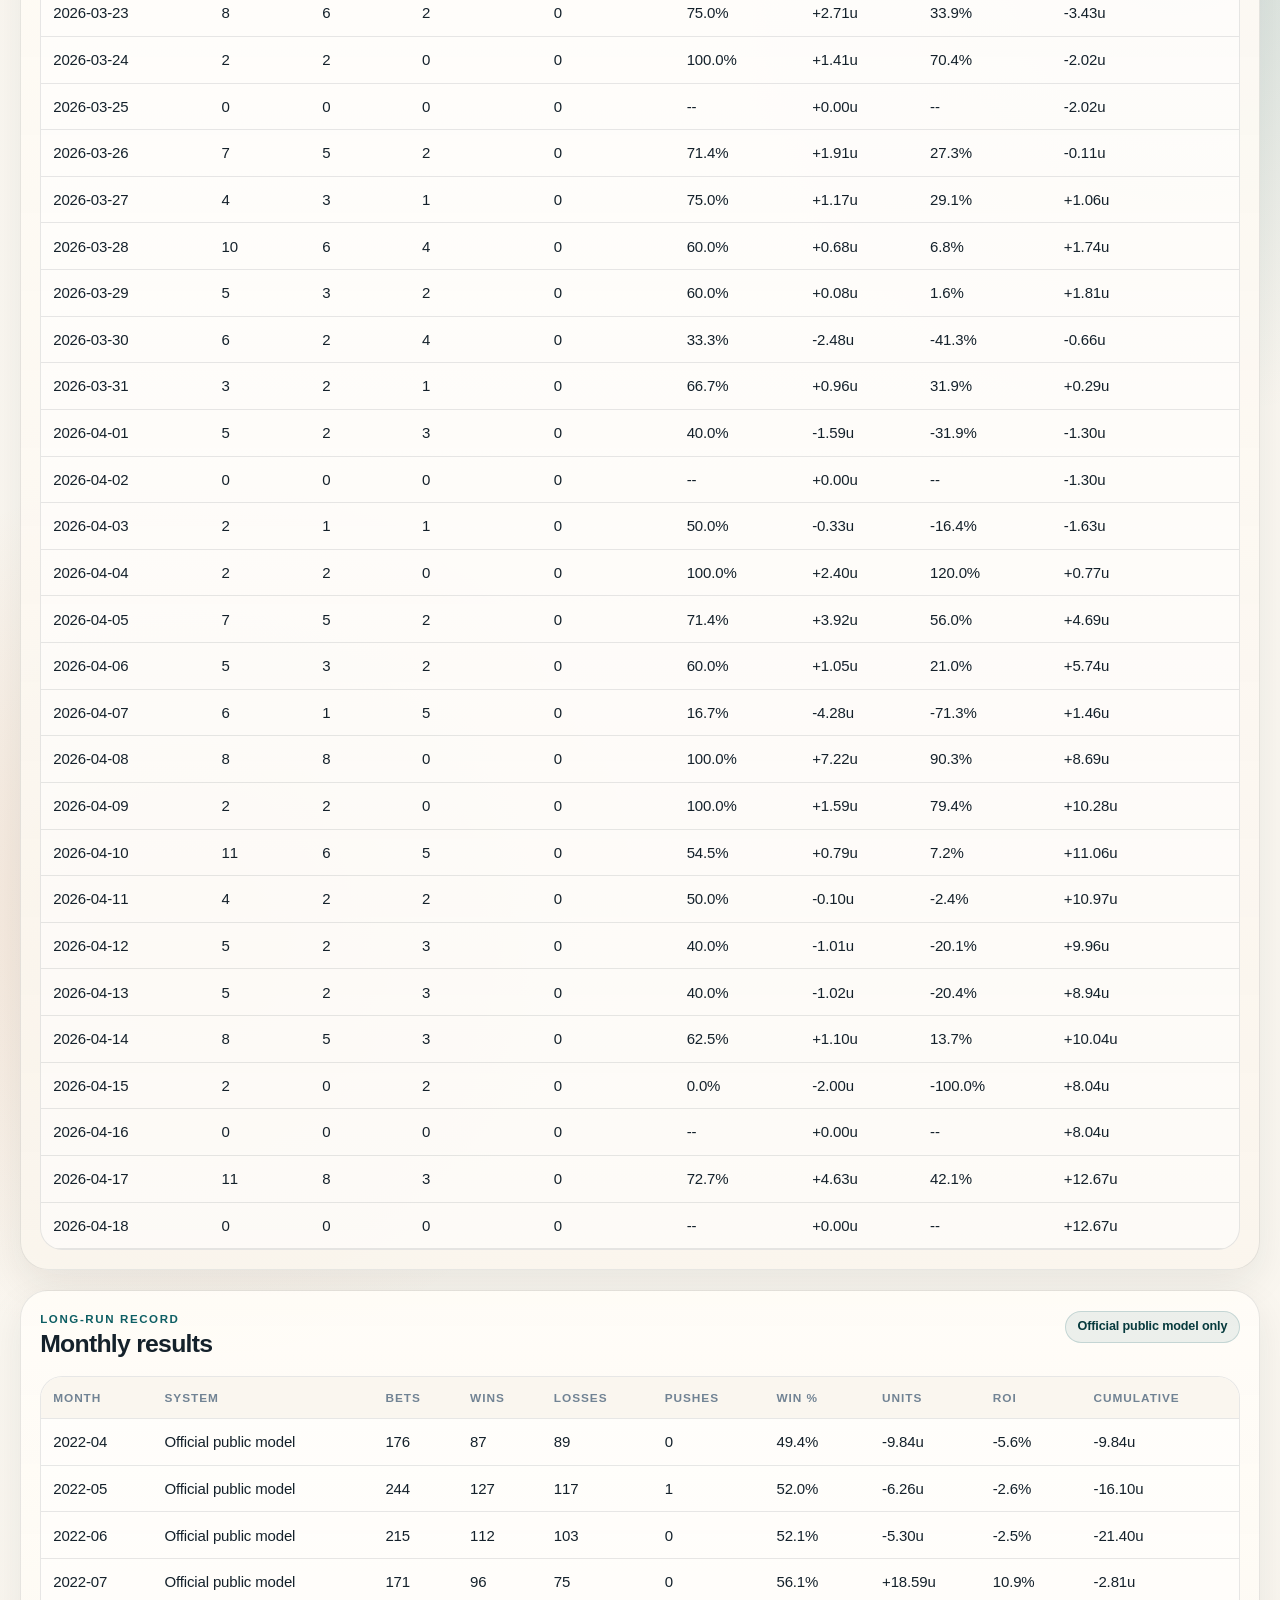
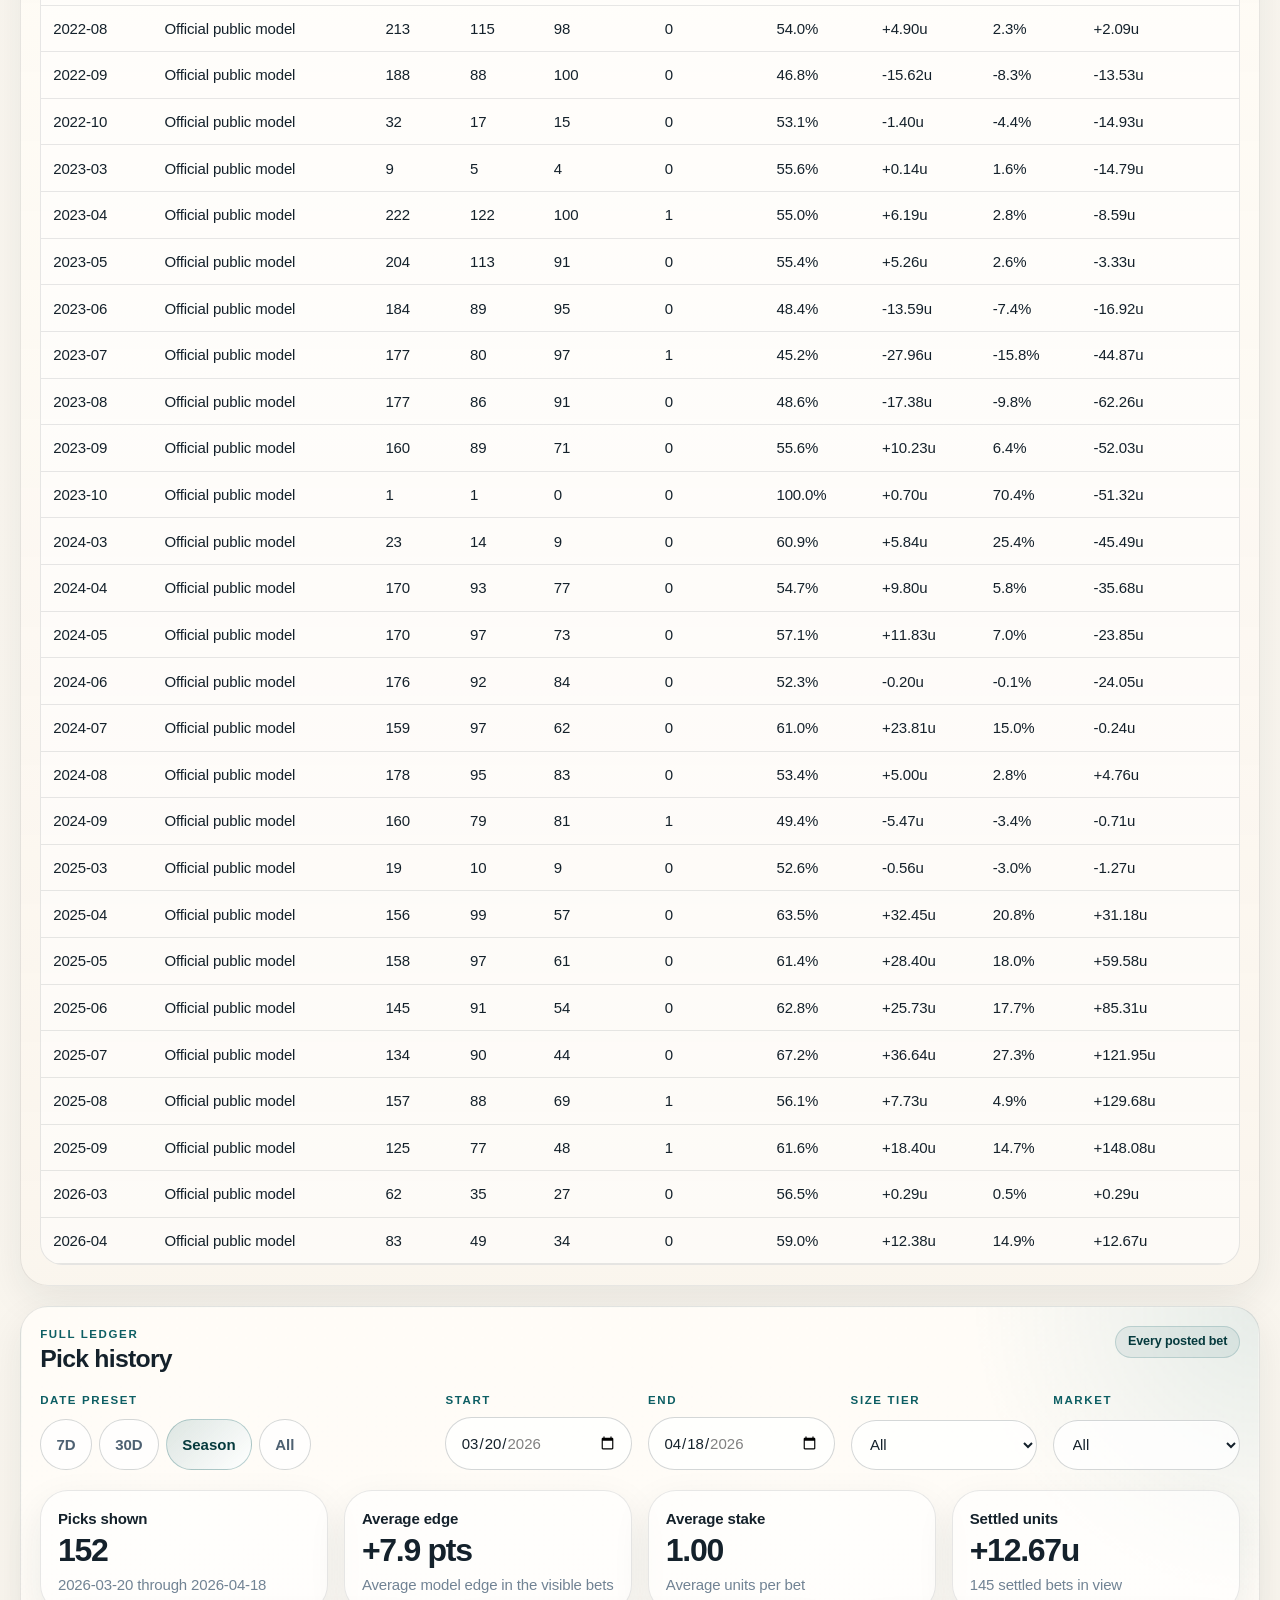
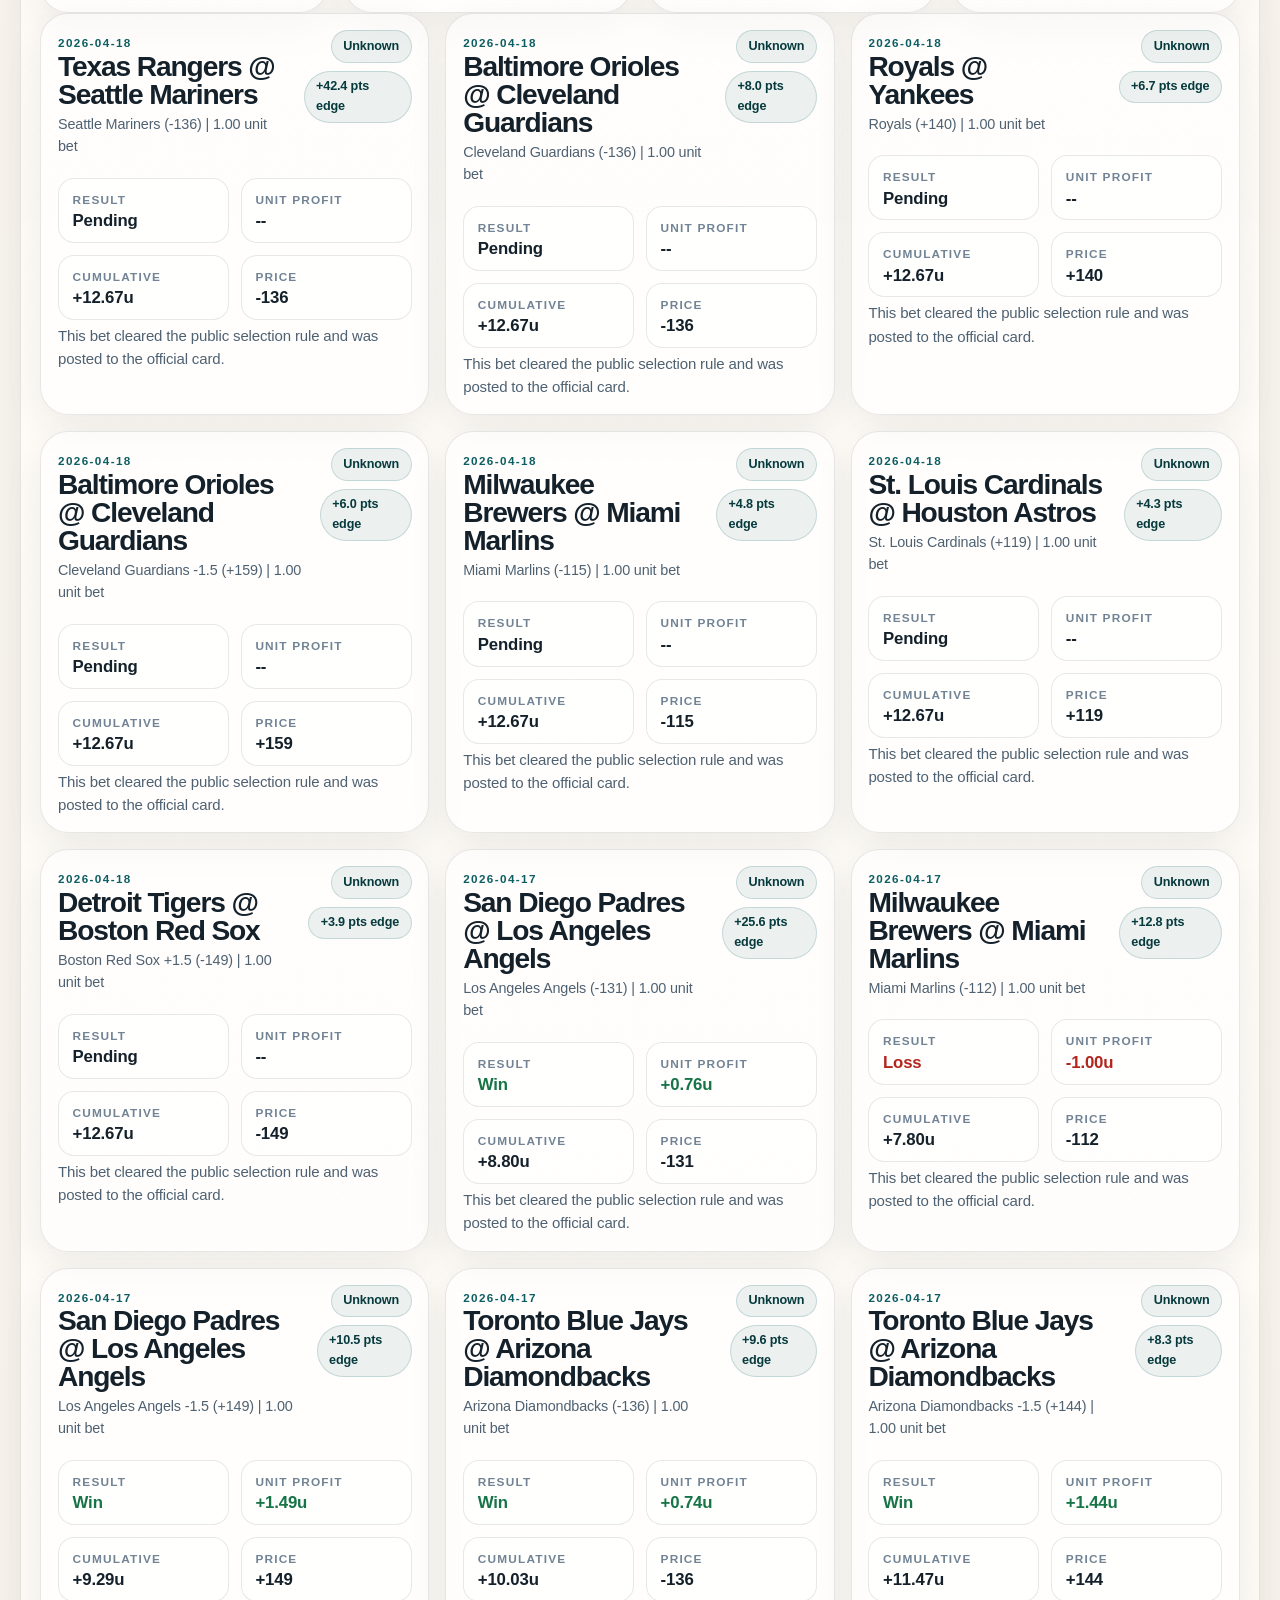
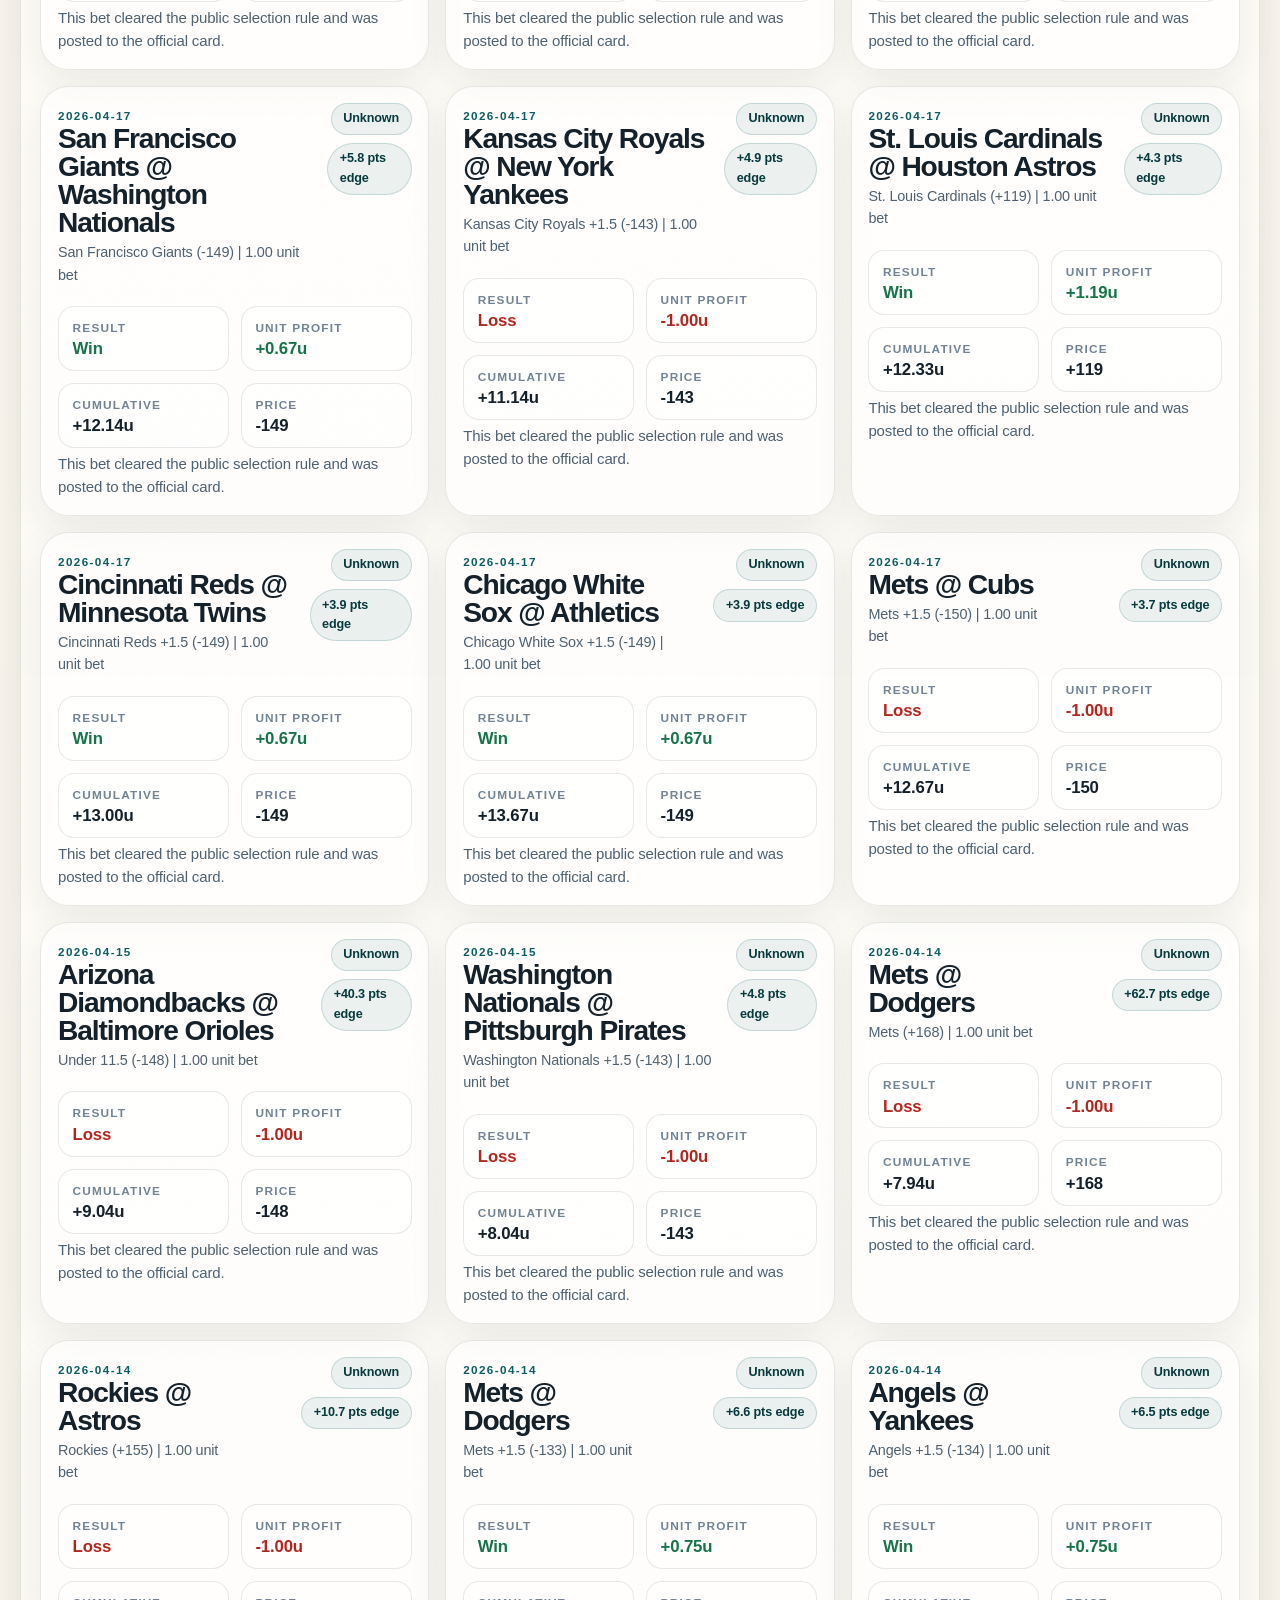
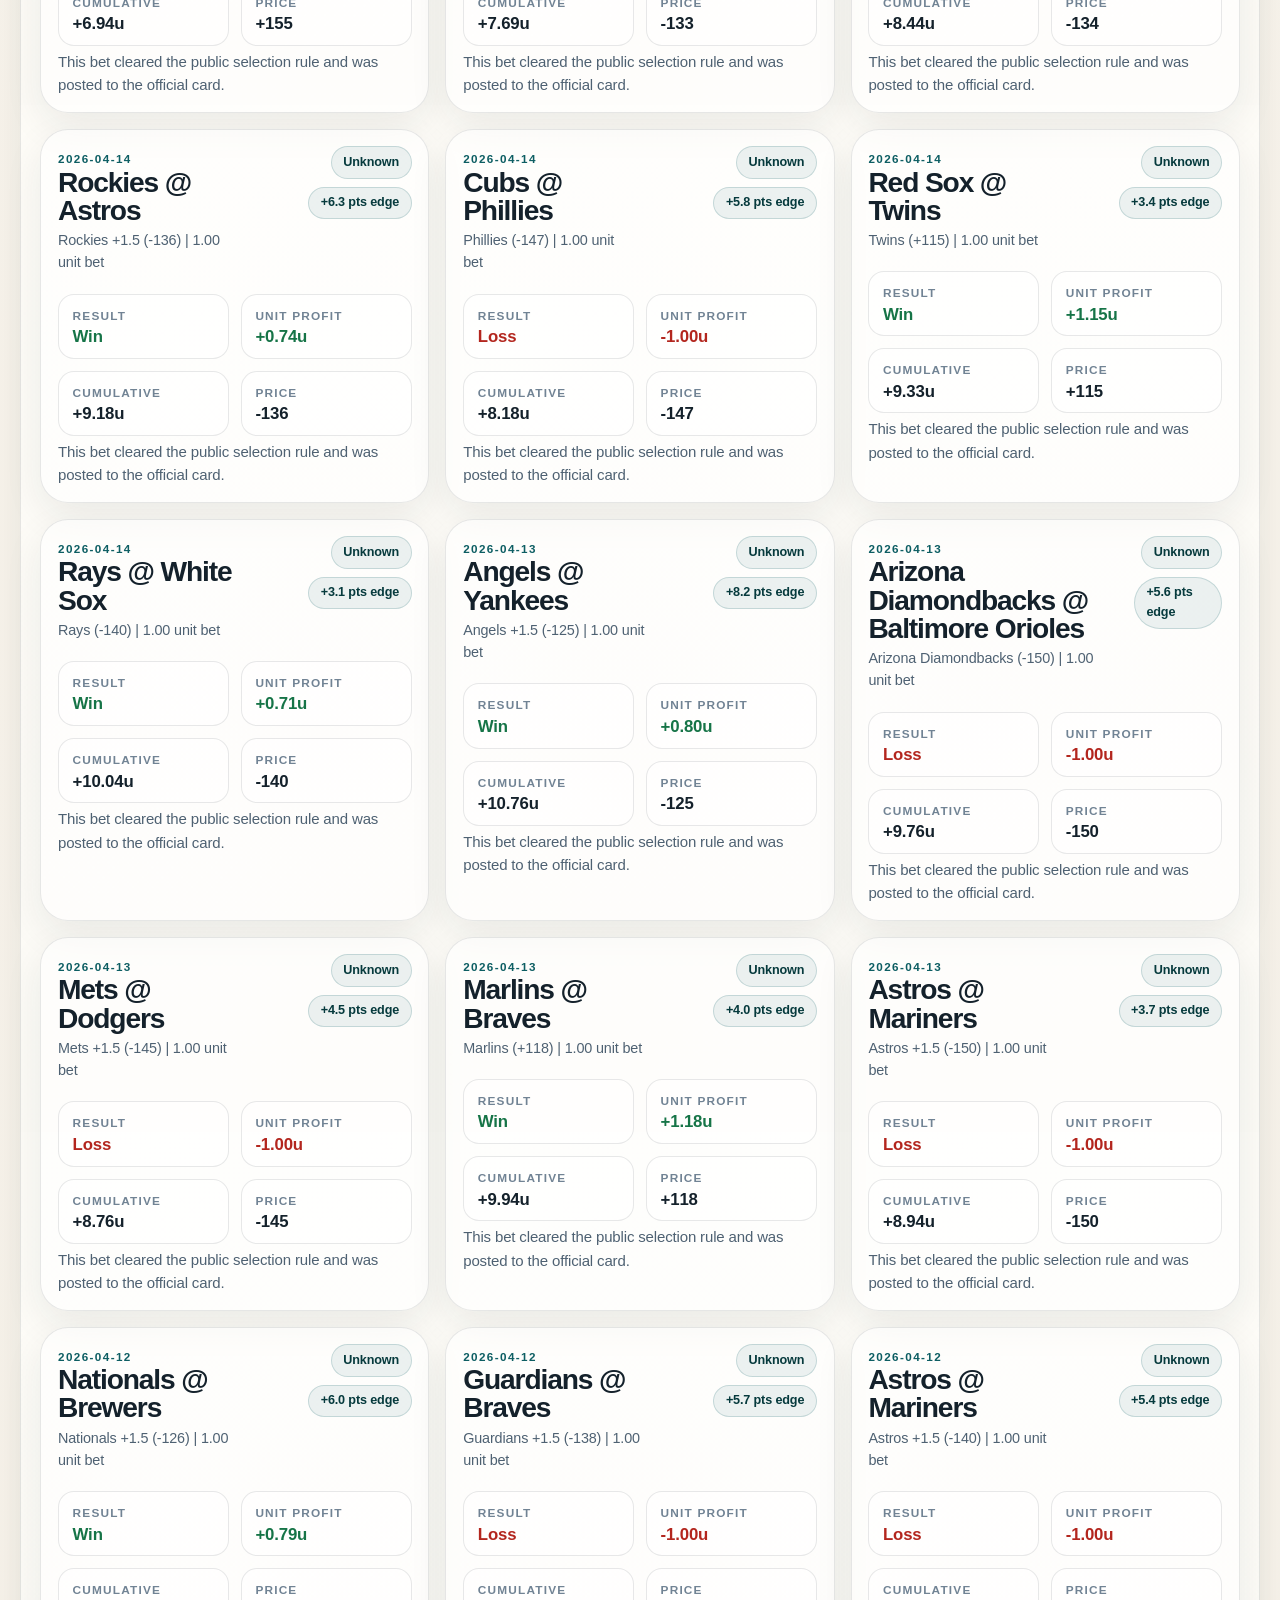
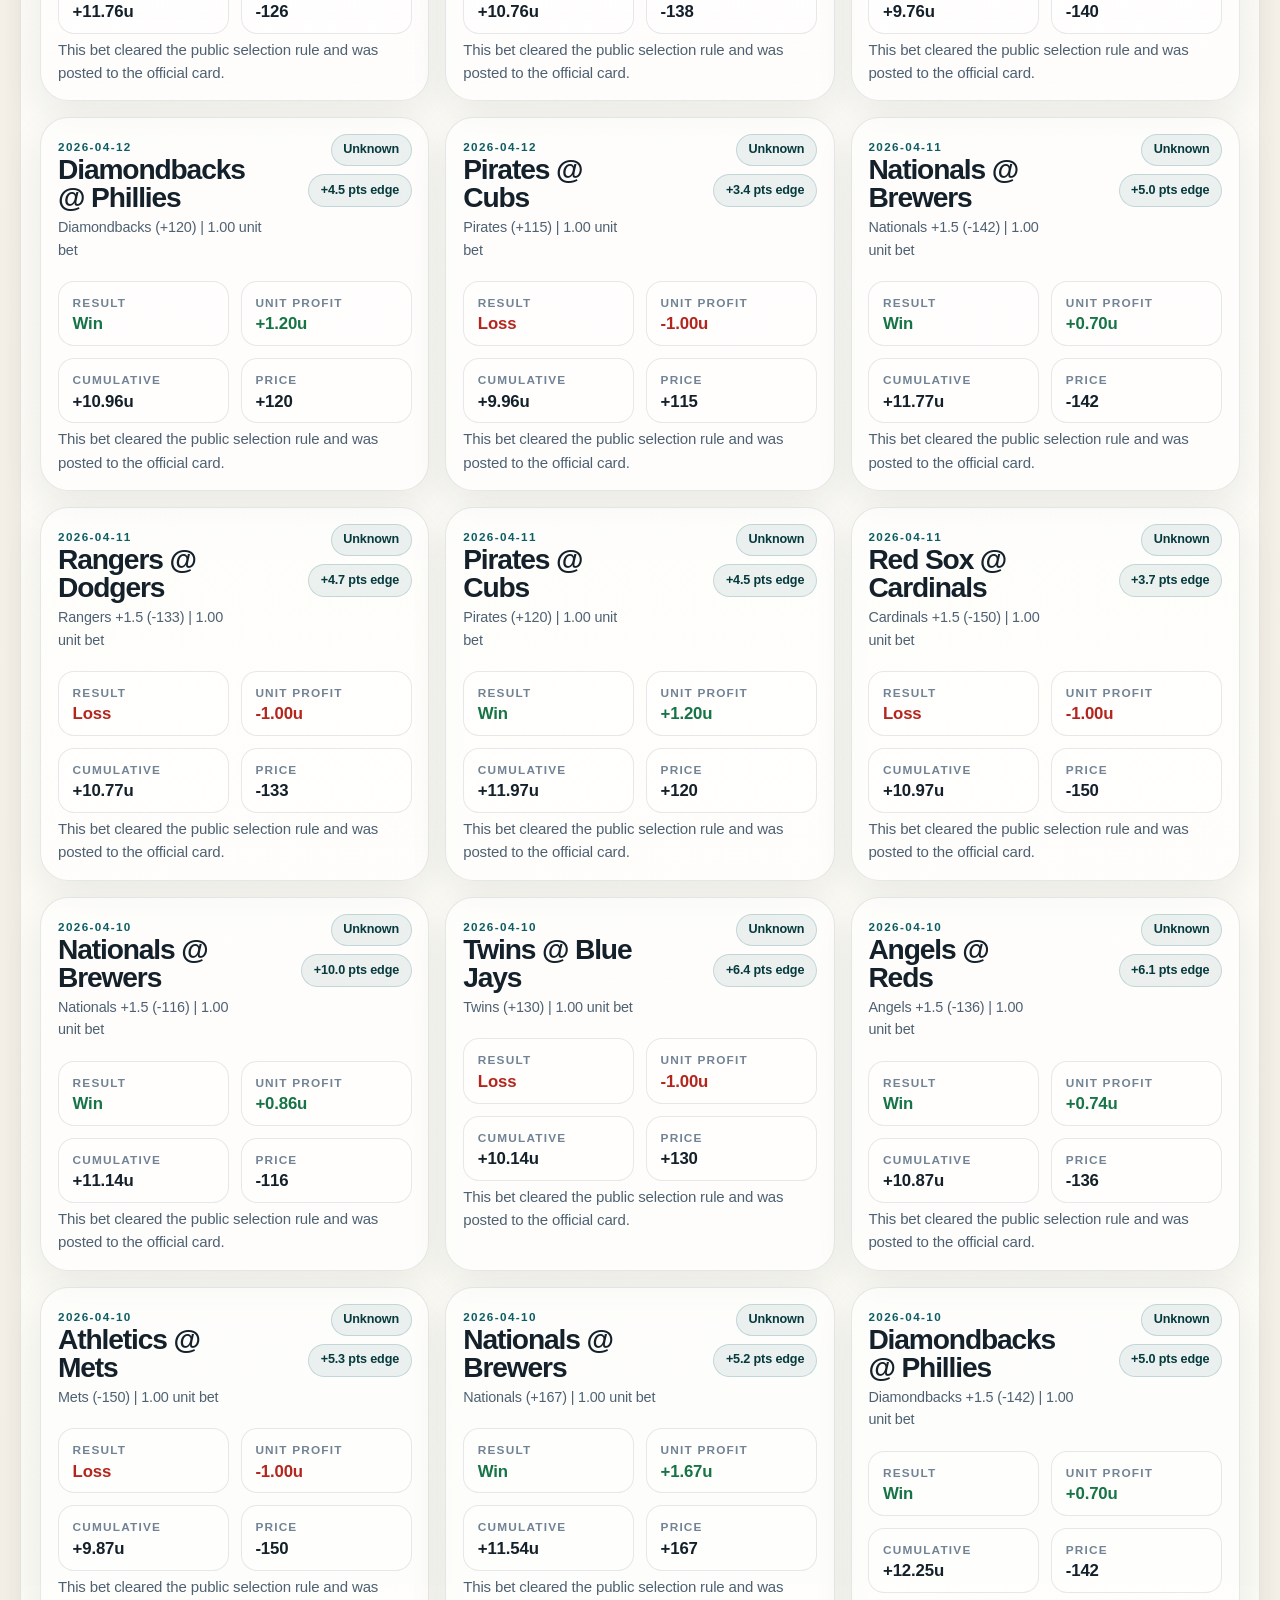
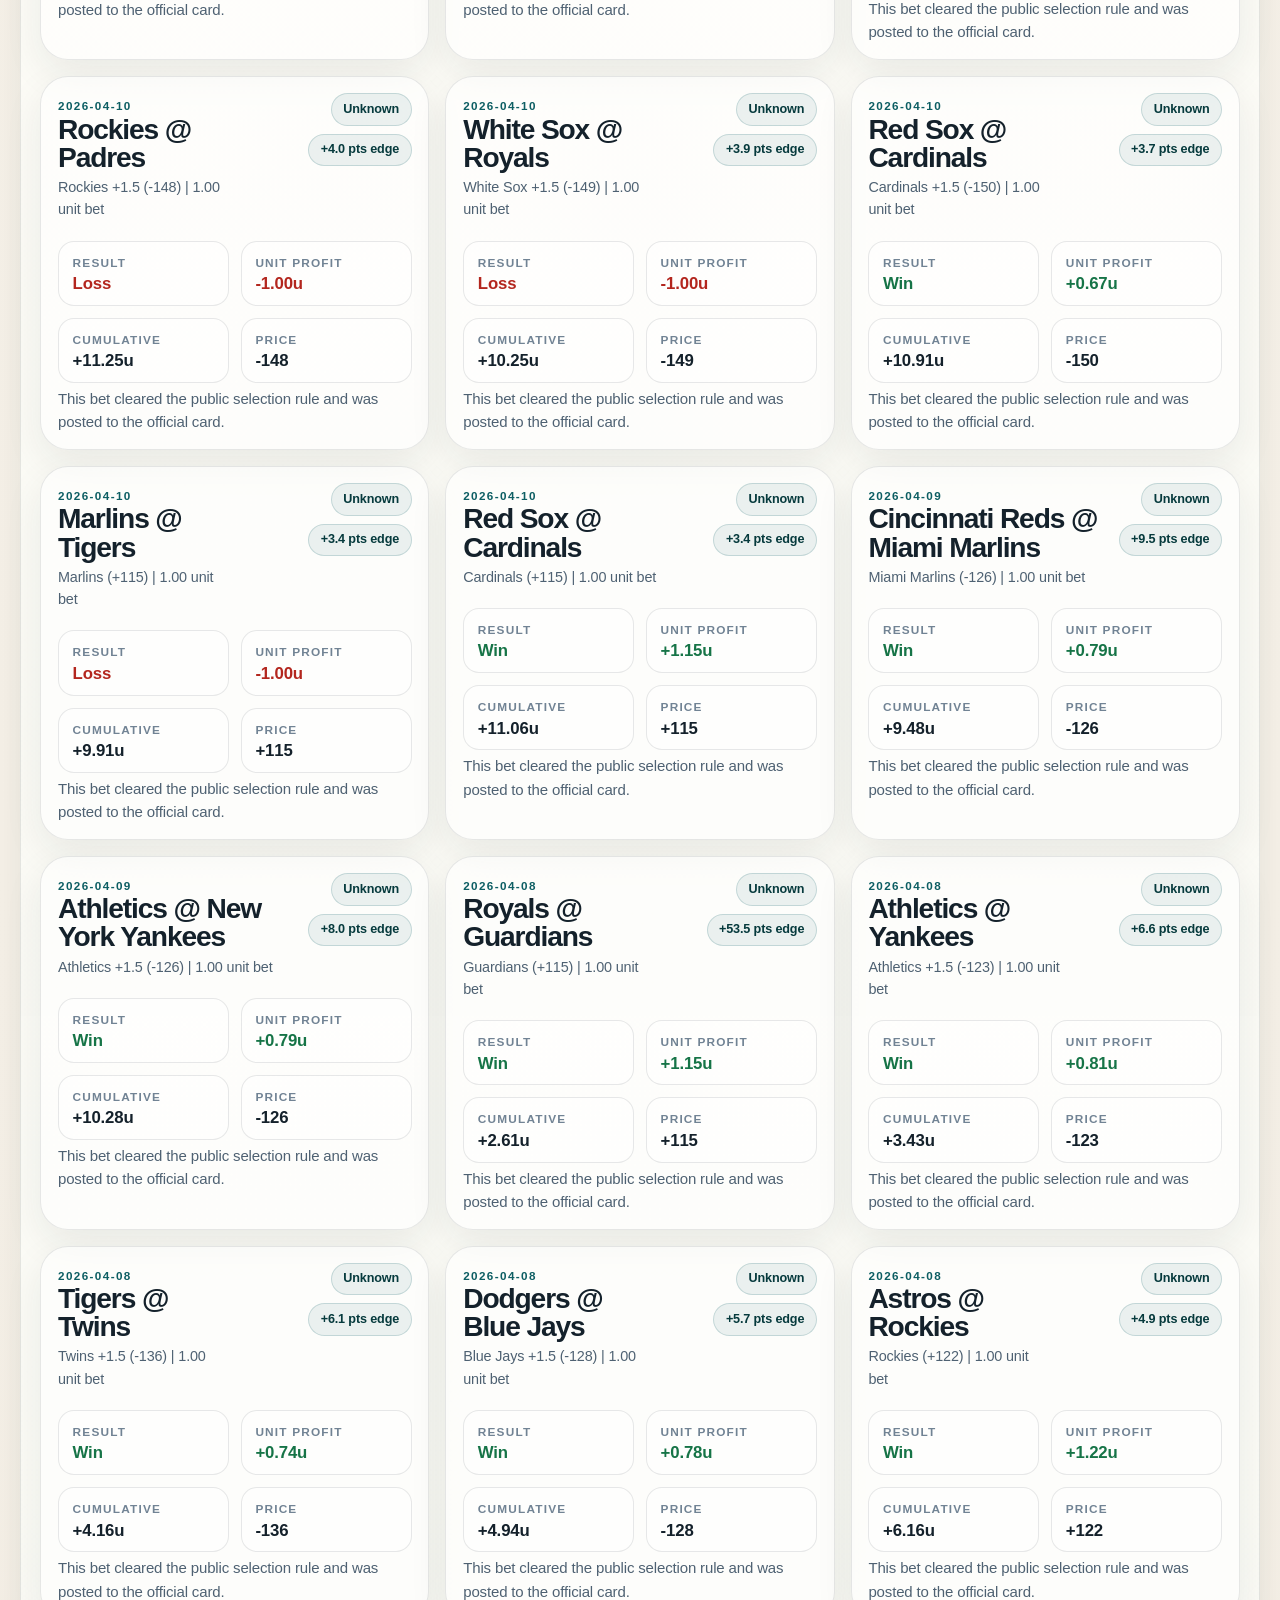
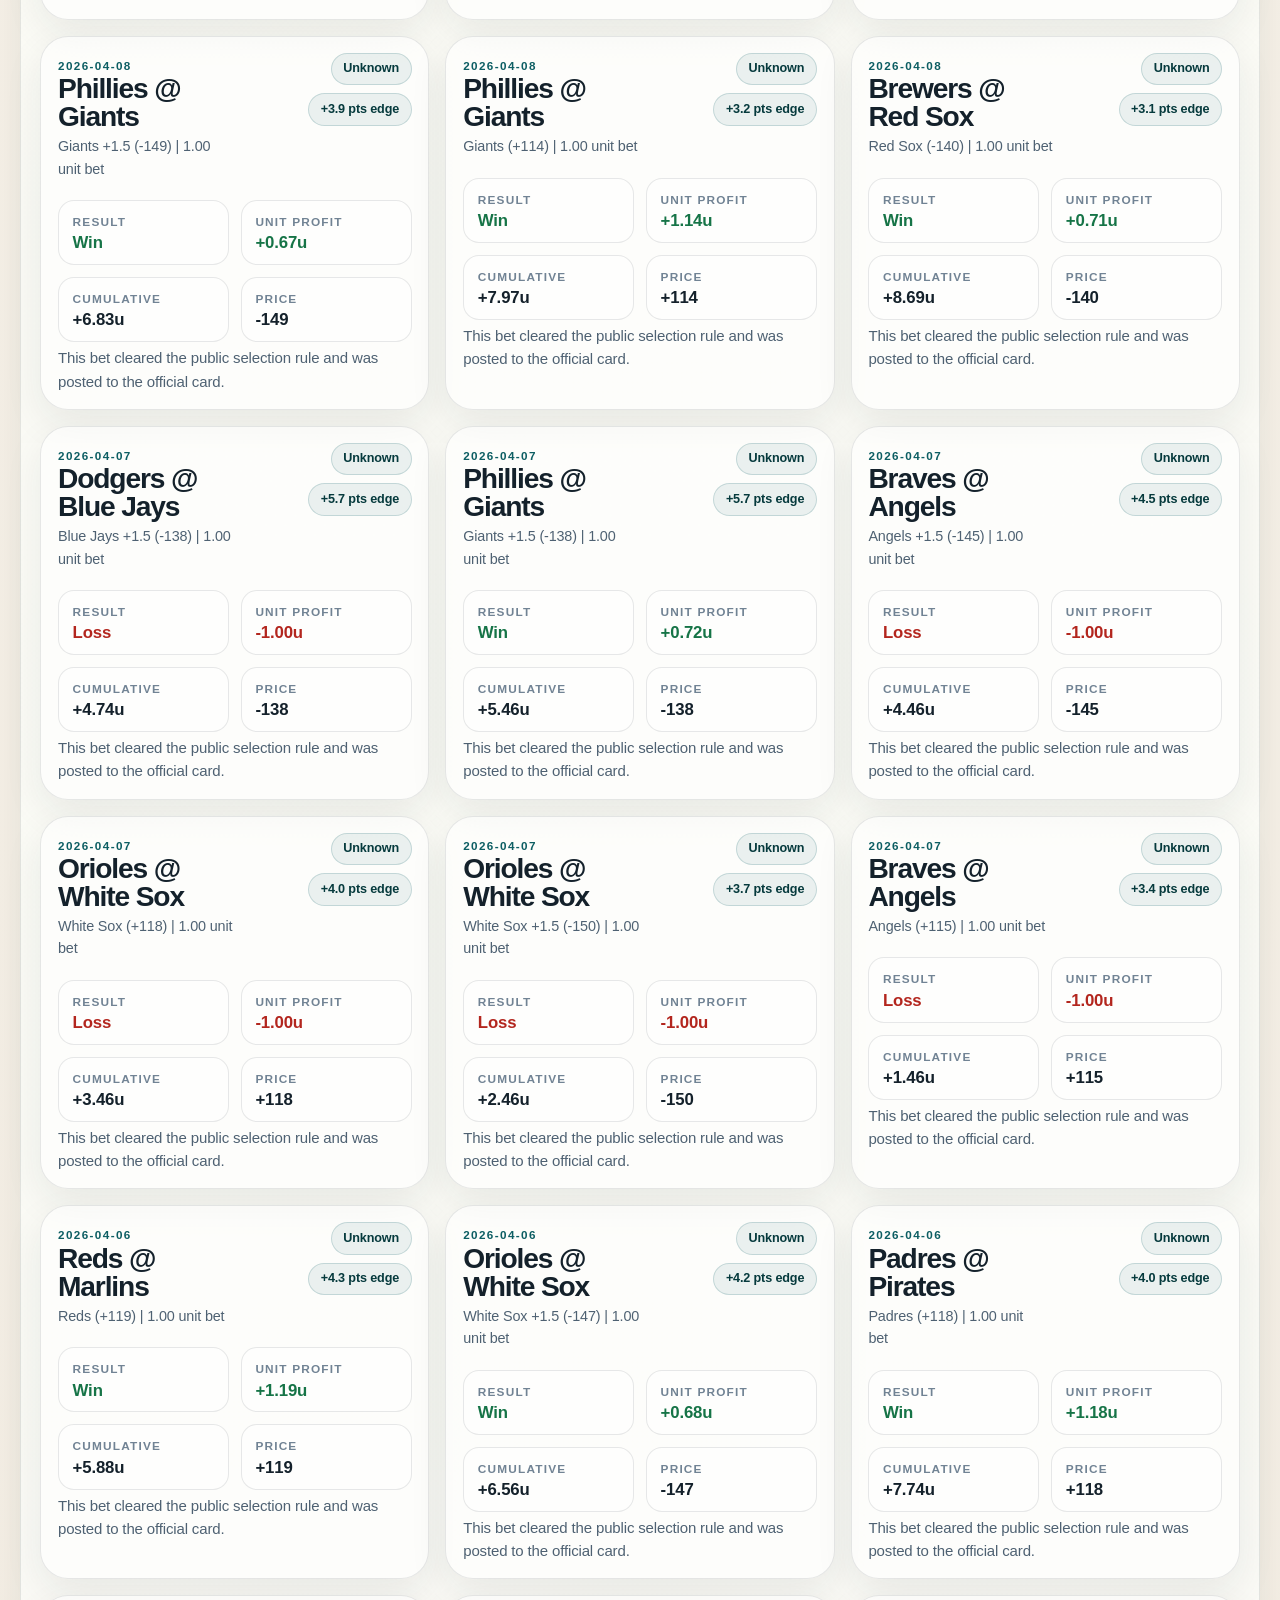
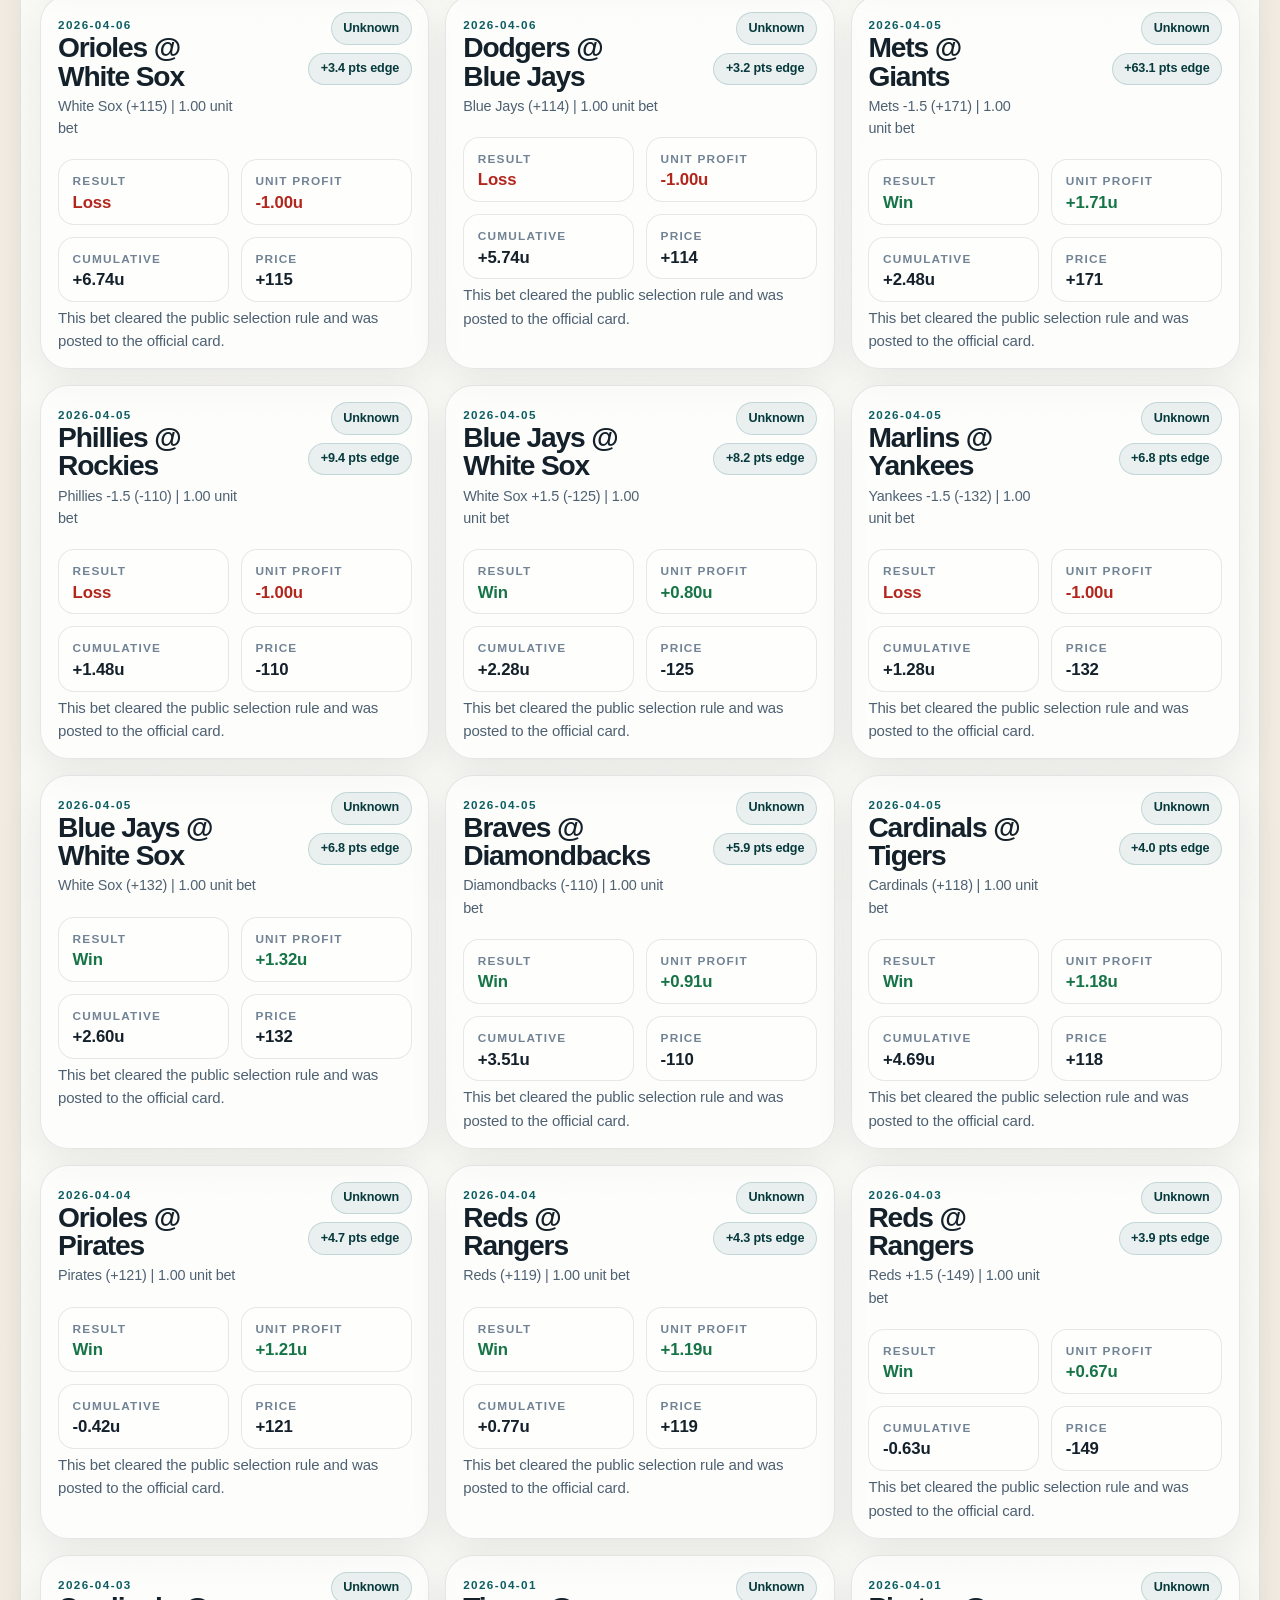
<file: mlb-ai-performance.html>
<!doctype html>
<html lang="en">
  <head>
    <meta charset="utf-8" />
    <meta name="viewport" content="width=device-width, initial-scale=1" />
    <title>MLB AI | Performance</title>
    <link rel="stylesheet" href="./assets/mlb-ai.css" />
  </head>
  <body data-page="performance">
    <header class="site-header">
      <div class="shell shell-nav">
        <a class="site-brand" href="./index.html" aria-label="MLB AI home">
          <span class="site-brand-mark">MLB AI</span>
          <span class="site-brand-copy">Official record</span>
        </a>
        <nav class="site-nav" aria-label="Primary">
          <a class="site-nav-link" href="./index.html">Bets</a>
          <a class="site-nav-link is-active" href="./mlb-ai-performance.html" aria-current="page">Performance</a>
          <a class="site-nav-link" href="./mlb-ai-challenger.html">Challenger</a>
          <a class="site-nav-link" href="./operations.html">Operations</a>
        </nav>
      </div>
    </header>

    <main class="shell page-shell">
      <section class="page-hero page-hero-performance">
        <div class="page-hero-copy">
          <p class="eyebrow">Official record</p>
          <h1>Performance</h1>
          <p class="lede">
            Official results of the public model. This page separates the live 2026 record from the 2022-2025 backtest on purpose.
          </p>
          <div id="performance-hero-meta" class="hero-meta"></div>
        </div>
        <div id="performance-hero-grid" class="hero-grid"></div>
      </section>

      <section id="performance-trust-bar" class="trust-bar-section"></section>

      <section class="page-section page-section-emphasis">
        <div class="section-head">
          <div>
            <p class="section-kicker">This season</p>
            <h2>2026 summary</h2>
          </div>
          <span id="performance-coverage-badge" class="badge"></span>
        </div>
        <div id="performance-trust-grid" class="summary-grid"></div>
      </section>

      <section class="page-section">
        <div class="section-head">
          <div>
            <p class="section-kicker">Daily record</p>
            <h2>2026 results by day</h2>
          </div>
        </div>
        <div class="filter-bar">
          <div class="control-group control-group-wide">
            <label class="control-label">Quick range</label>
            <div class="segmented-control" id="performance-range-presets">
              <button type="button" data-range="7d">7D</button>
              <button type="button" data-range="30d">30D</button>
              <button type="button" data-range="season">Season</button>
              <button type="button" data-range="all">All</button>
            </div>
          </div>
          <div class="control-group">
            <label class="control-label" for="performance-start-date">Start</label>
            <input id="performance-start-date" type="date" />
          </div>
          <div class="control-group">
            <label class="control-label" for="performance-end-date">End</label>
            <input id="performance-end-date" type="date" />
          </div>
          <div class="control-group">
            <label class="control-label" for="monthly-policy-filter">Monthly view</label>
            <select id="monthly-policy-filter">
              <option value="active_only">Official public model only</option>
            </select>
          </div>
        </div>
        <div id="performance-summary-grid" class="summary-grid"></div>
        <div class="table-wrap">
          <table id="daily-performance-table">
            <thead>
              <tr>
                <th>Date</th>
                <th>Bets</th>
                <th>Wins</th>
                <th>Losses</th>
                <th>Pushes</th>
                <th>Win %</th>
                <th>Units</th>
                <th>ROI</th>
                <th>Cumulative</th>
              </tr>
            </thead>
            <tbody></tbody>
          </table>
        </div>
      </section>

      <section class="page-section">
        <div class="section-head">
          <div>
            <p class="section-kicker">Long-run record</p>
            <h2>Monthly results</h2>
          </div>
          <span class="badge">Official public model only</span>
        </div>
        <div class="table-wrap">
          <table id="monthly-table">
            <thead>
              <tr>
                <th>Month</th>
                <th>System</th>
                <th>Bets</th>
                <th>Wins</th>
                <th>Losses</th>
                <th>Pushes</th>
                <th>Win %</th>
                <th>Units</th>
                <th>ROI</th>
                <th>Cumulative</th>
              </tr>
            </thead>
            <tbody></tbody>
          </table>
        </div>
      </section>

      <section class="page-section page-section-emphasis">
        <div class="section-head">
          <div>
            <p class="section-kicker">Full ledger</p>
            <h2>Pick history</h2>
          </div>
          <span class="badge">Every posted bet</span>
        </div>
        <div class="filter-bar">
          <div class="control-group control-group-wide">
            <label class="control-label">Date preset</label>
            <div class="segmented-control" id="history-range-presets">
              <button type="button" data-range="7d">7D</button>
              <button type="button" data-range="30d">30D</button>
              <button type="button" data-range="season">Season</button>
              <button type="button" data-range="all">All</button>
            </div>
          </div>
          <div class="control-group">
            <label class="control-label" for="history-start-date">Start</label>
            <input id="history-start-date" type="date" />
          </div>
          <div class="control-group">
            <label class="control-label" for="history-end-date">End</label>
            <input id="history-end-date" type="date" />
          </div>
          <div class="control-group">
            <label class="control-label" for="history-confidence-filter">Size tier</label>
            <select id="history-confidence-filter">
              <option value="all">All</option>
              <option value="high">Primary</option>
              <option value="medium">Smaller</option>
              <option value="low">Low</option>
            </select>
          </div>
          <div class="control-group">
            <label class="control-label" for="history-market-filter">Market</label>
            <select id="history-market-filter">
              <option value="all">All</option>
              <option value="total">Totals</option>
              <option value="moneyline">Moneyline</option>
              <option value="spread">Run line</option>
            </select>
          </div>
        </div>
        <div id="history-summary-grid" class="summary-grid"></div>
        <div id="pick-history-grid" class="pick-history-grid"></div>
        <div id="pick-history-gap" class="artifact-gap"></div>
      </section>
    </main>

    <script src="./assets/mlb-ai-site.js"></script>
  </body>
</html>
</file>
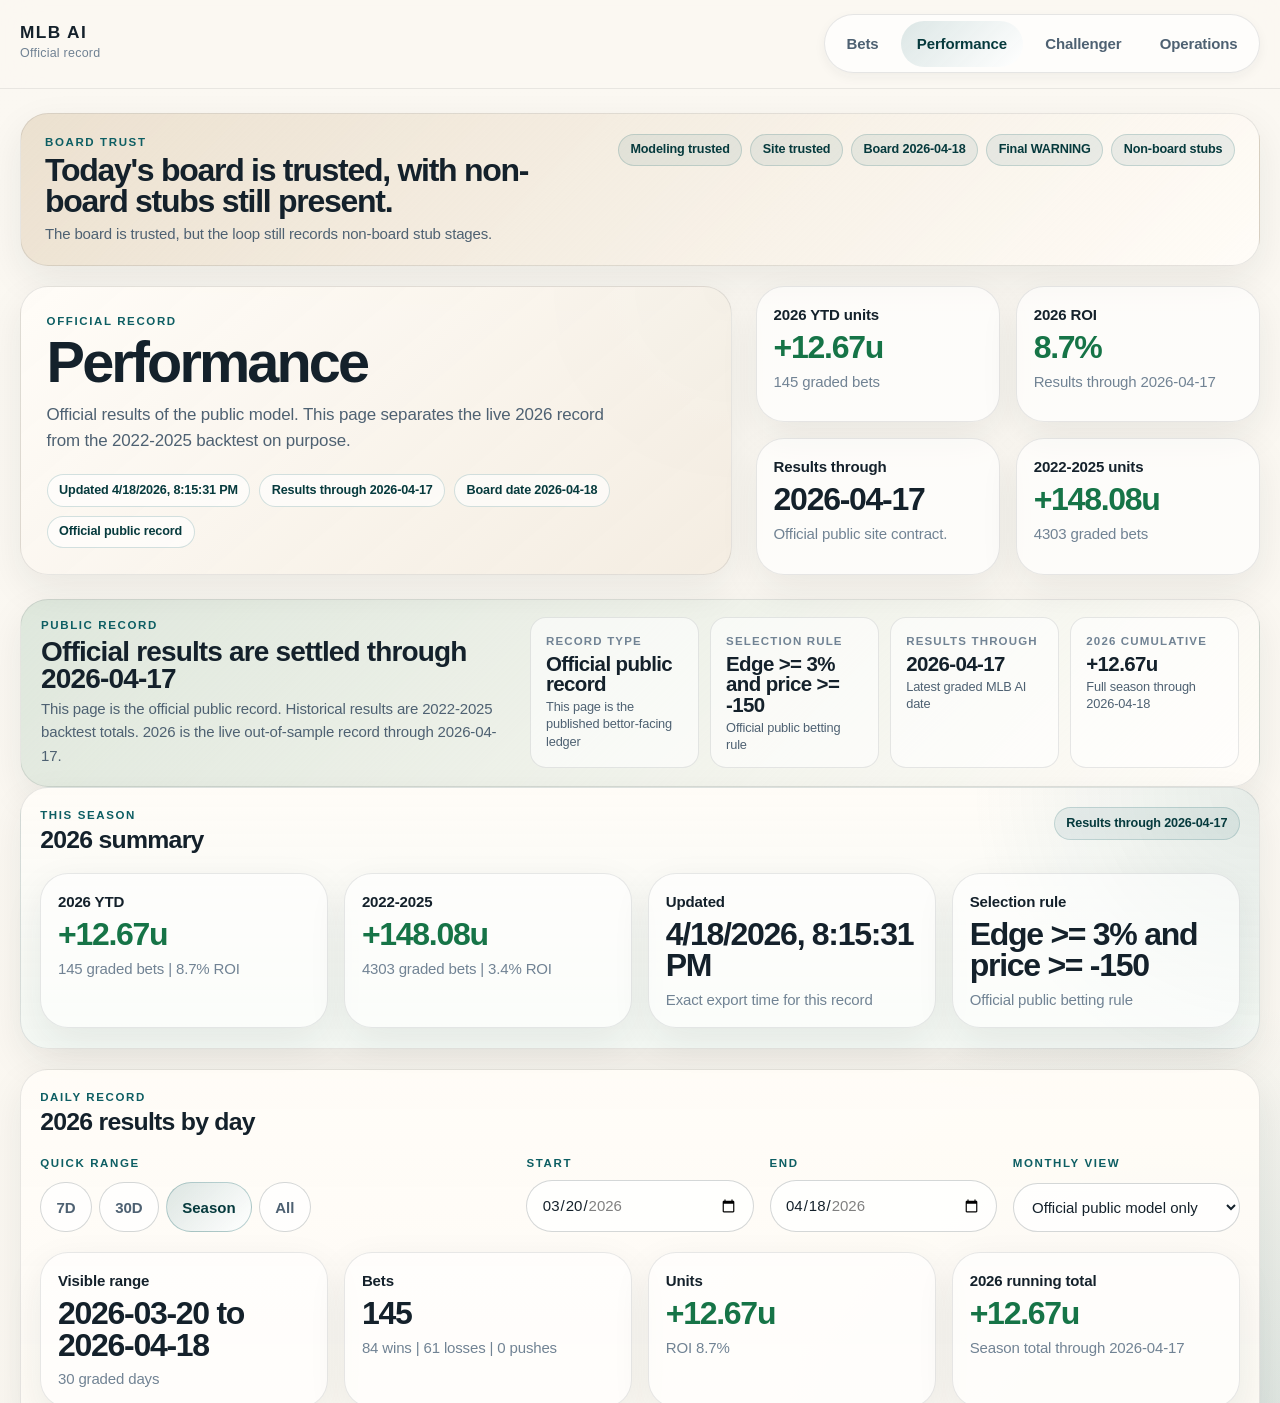
<file: mlb-ai-reporting.html>
<!doctype html>
<html lang="en">
  <head>
    <meta charset="utf-8" />
    <meta http-equiv="refresh" content="0; url=./mlb-ai-performance.html" />
    <meta name="viewport" content="width=device-width, initial-scale=1" />
    <title>Redirecting to MLB AI Performance</title>
    <link rel="stylesheet" href="./assets/mlb-ai.css" />
  </head>
  <body data-page="redirect">
    <main class="shell redirect-shell">
      <section class="panel">
        <p class="eyebrow">Redirect</p>
        <h1>Reporting moved into Performance.</h1>
        <p class="lede">If you are not redirected automatically, open <a href="./mlb-ai-performance.html">Performance</a>.</p>
      </section>
    </main>
  </body>
</html>
</file>
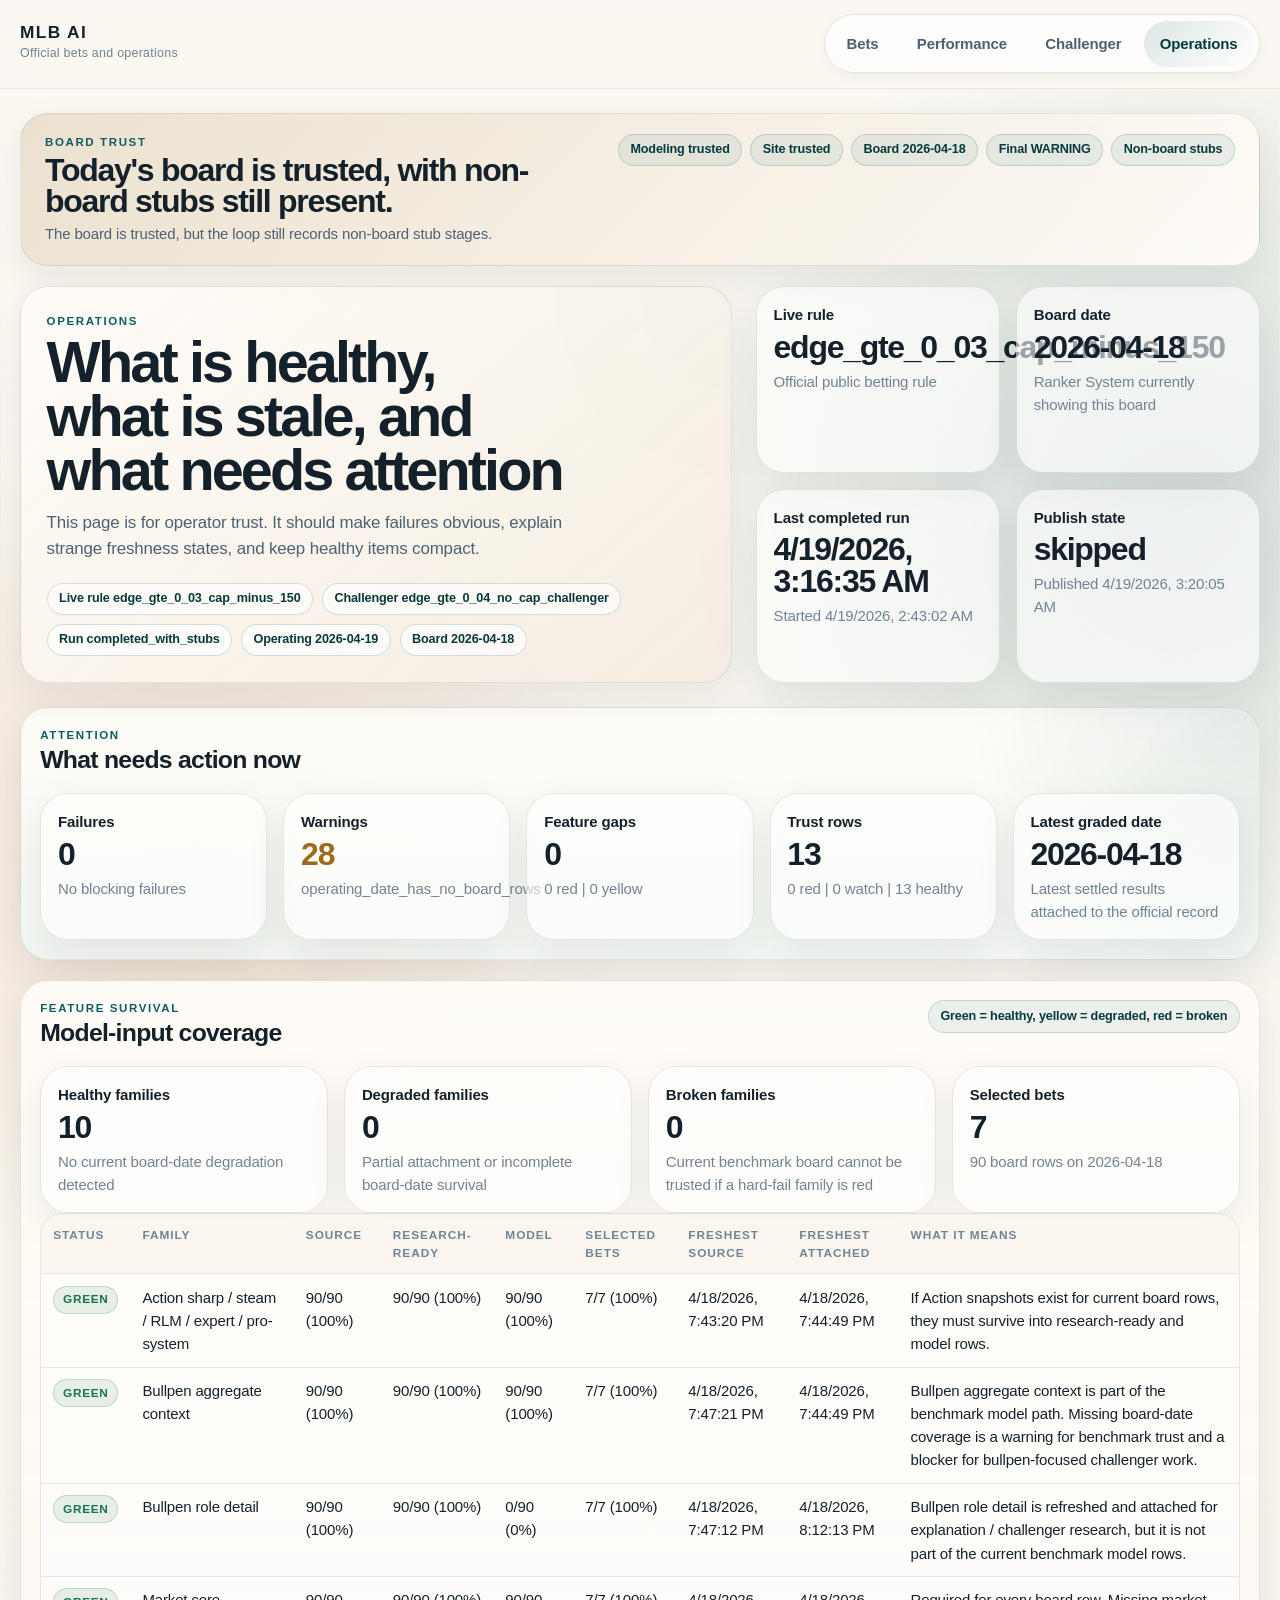
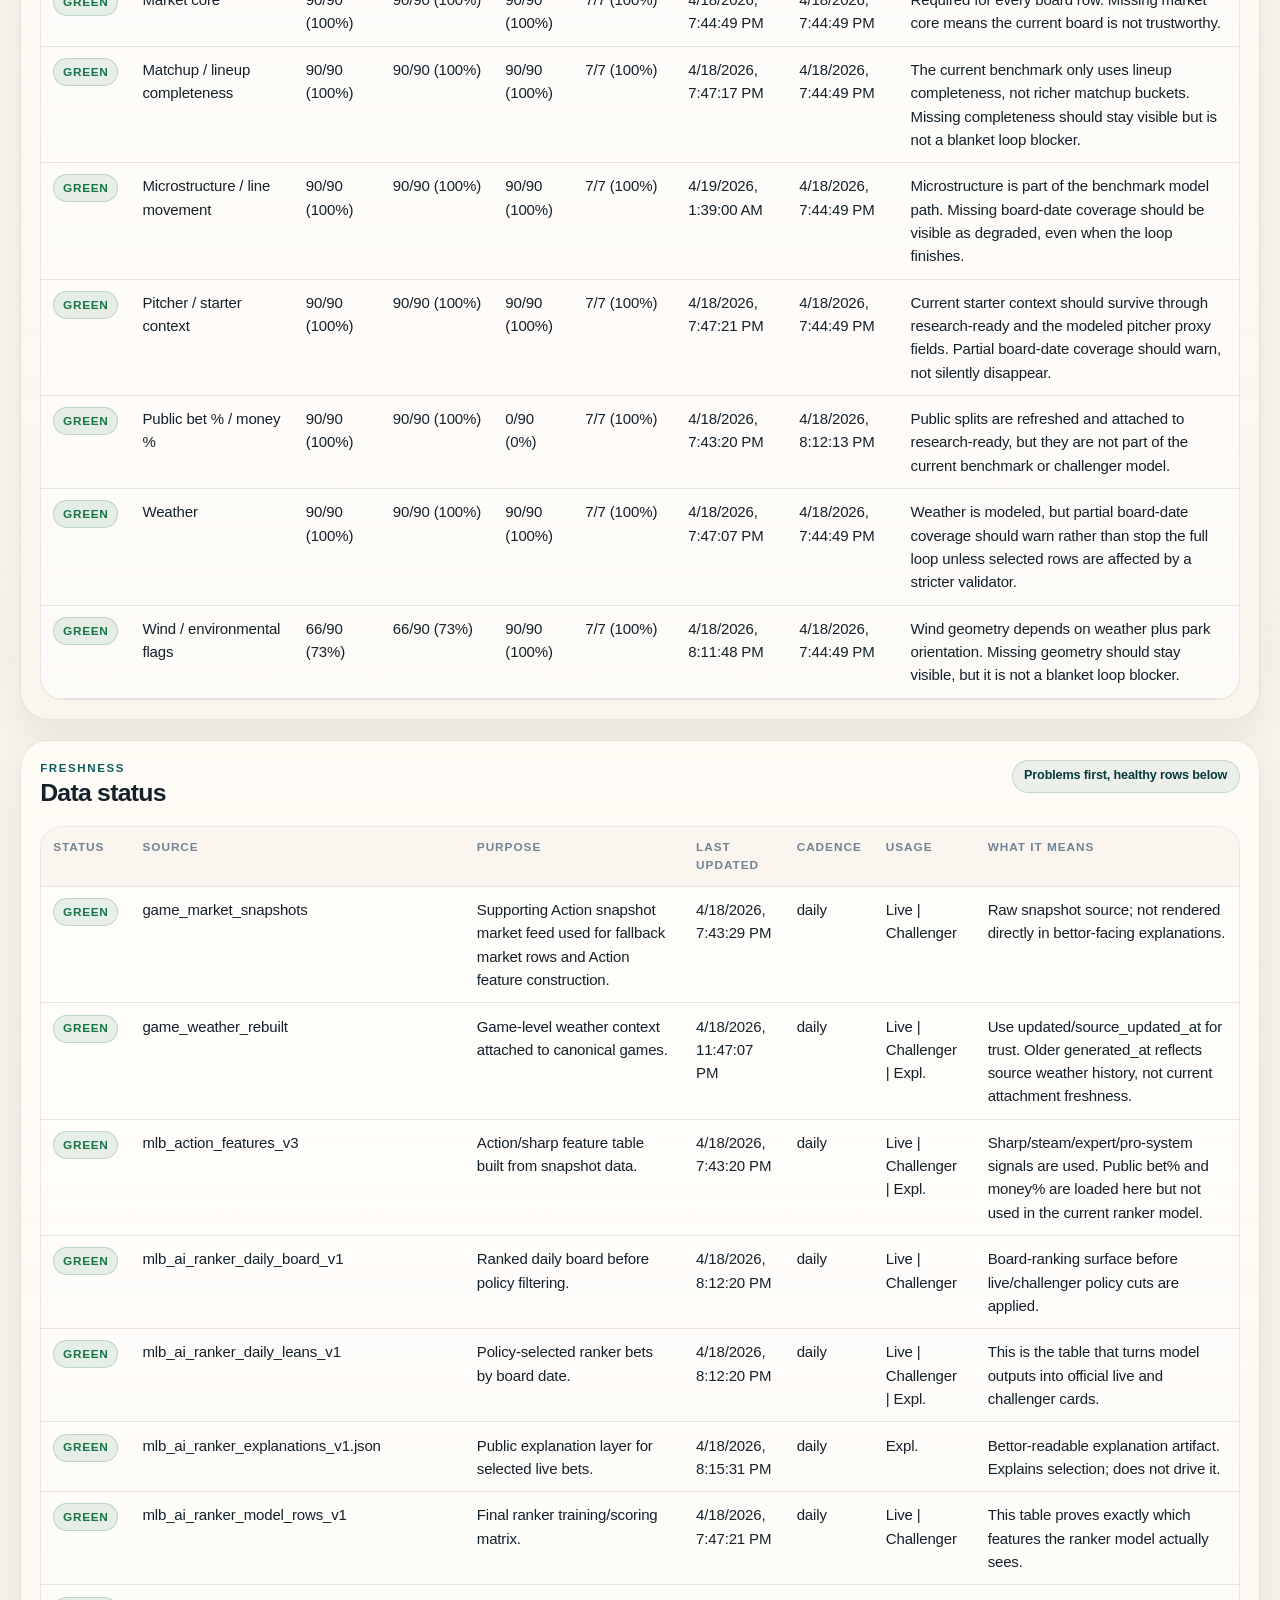
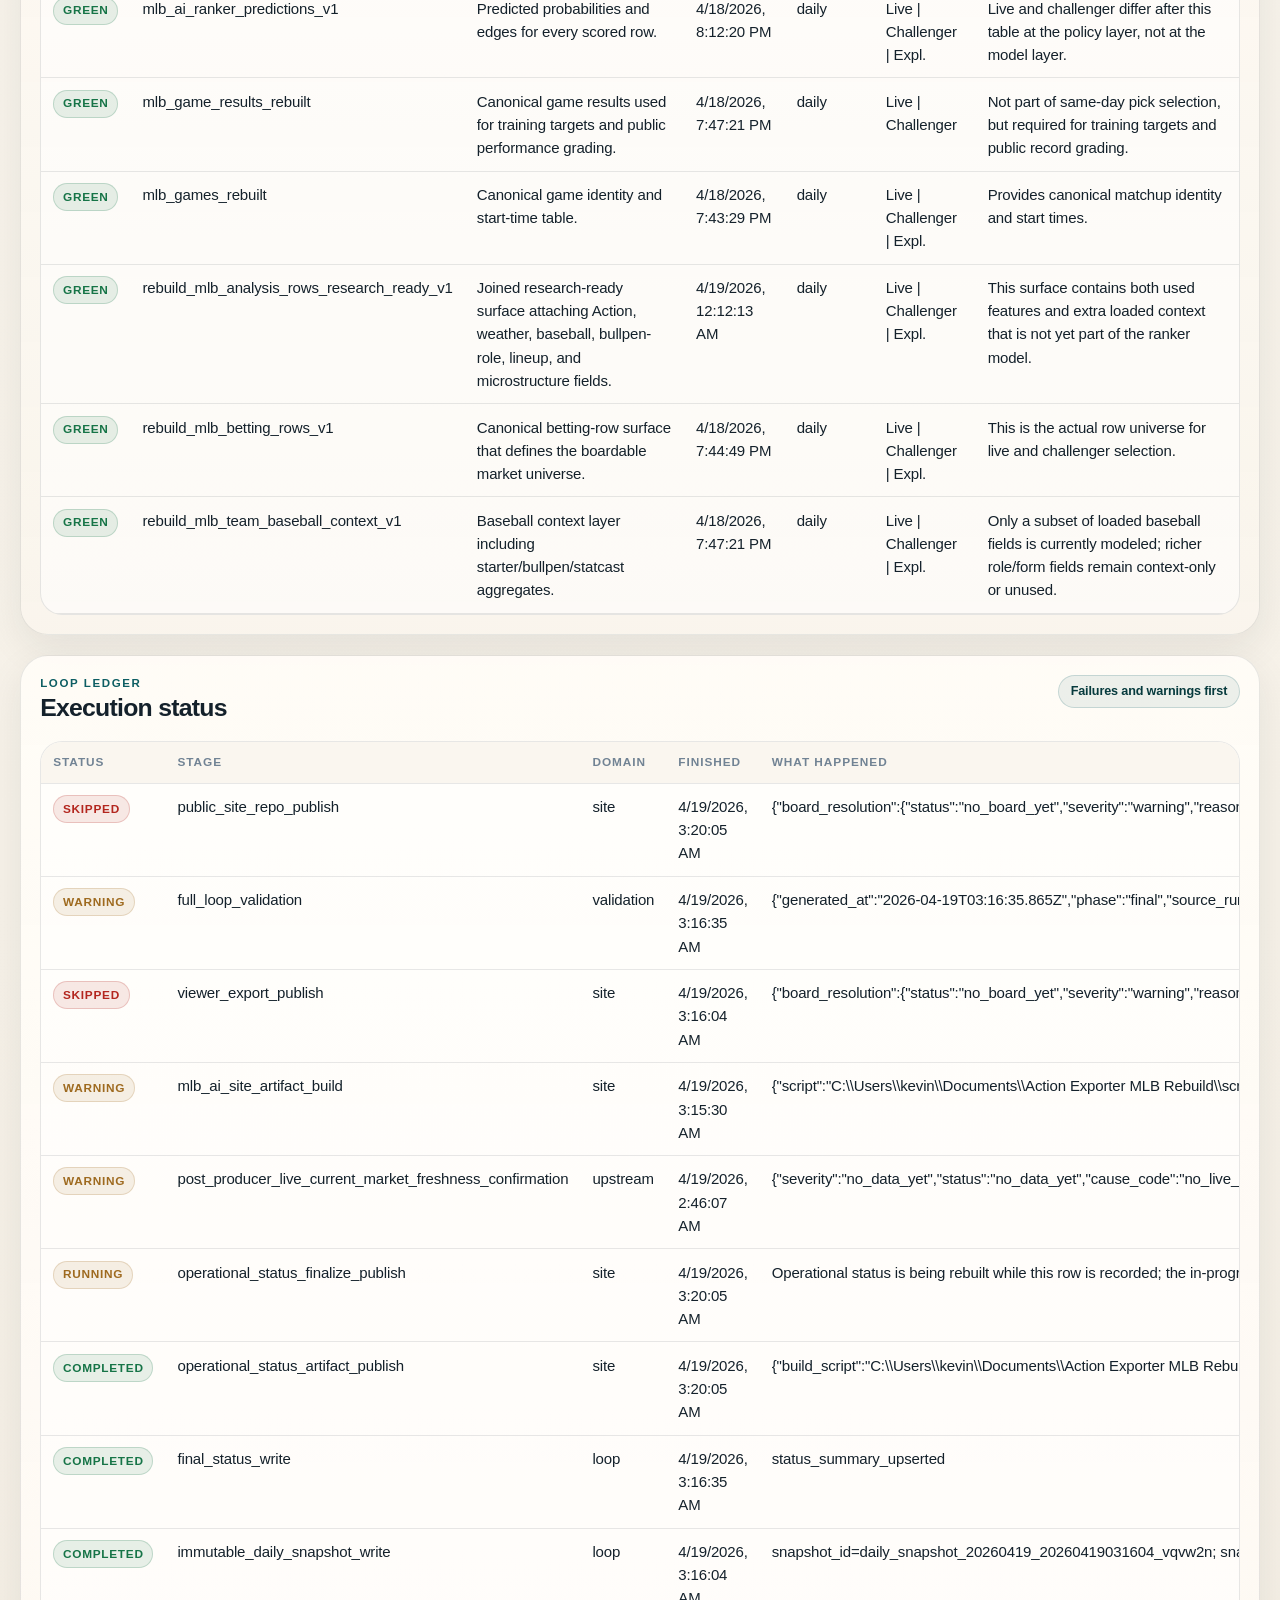
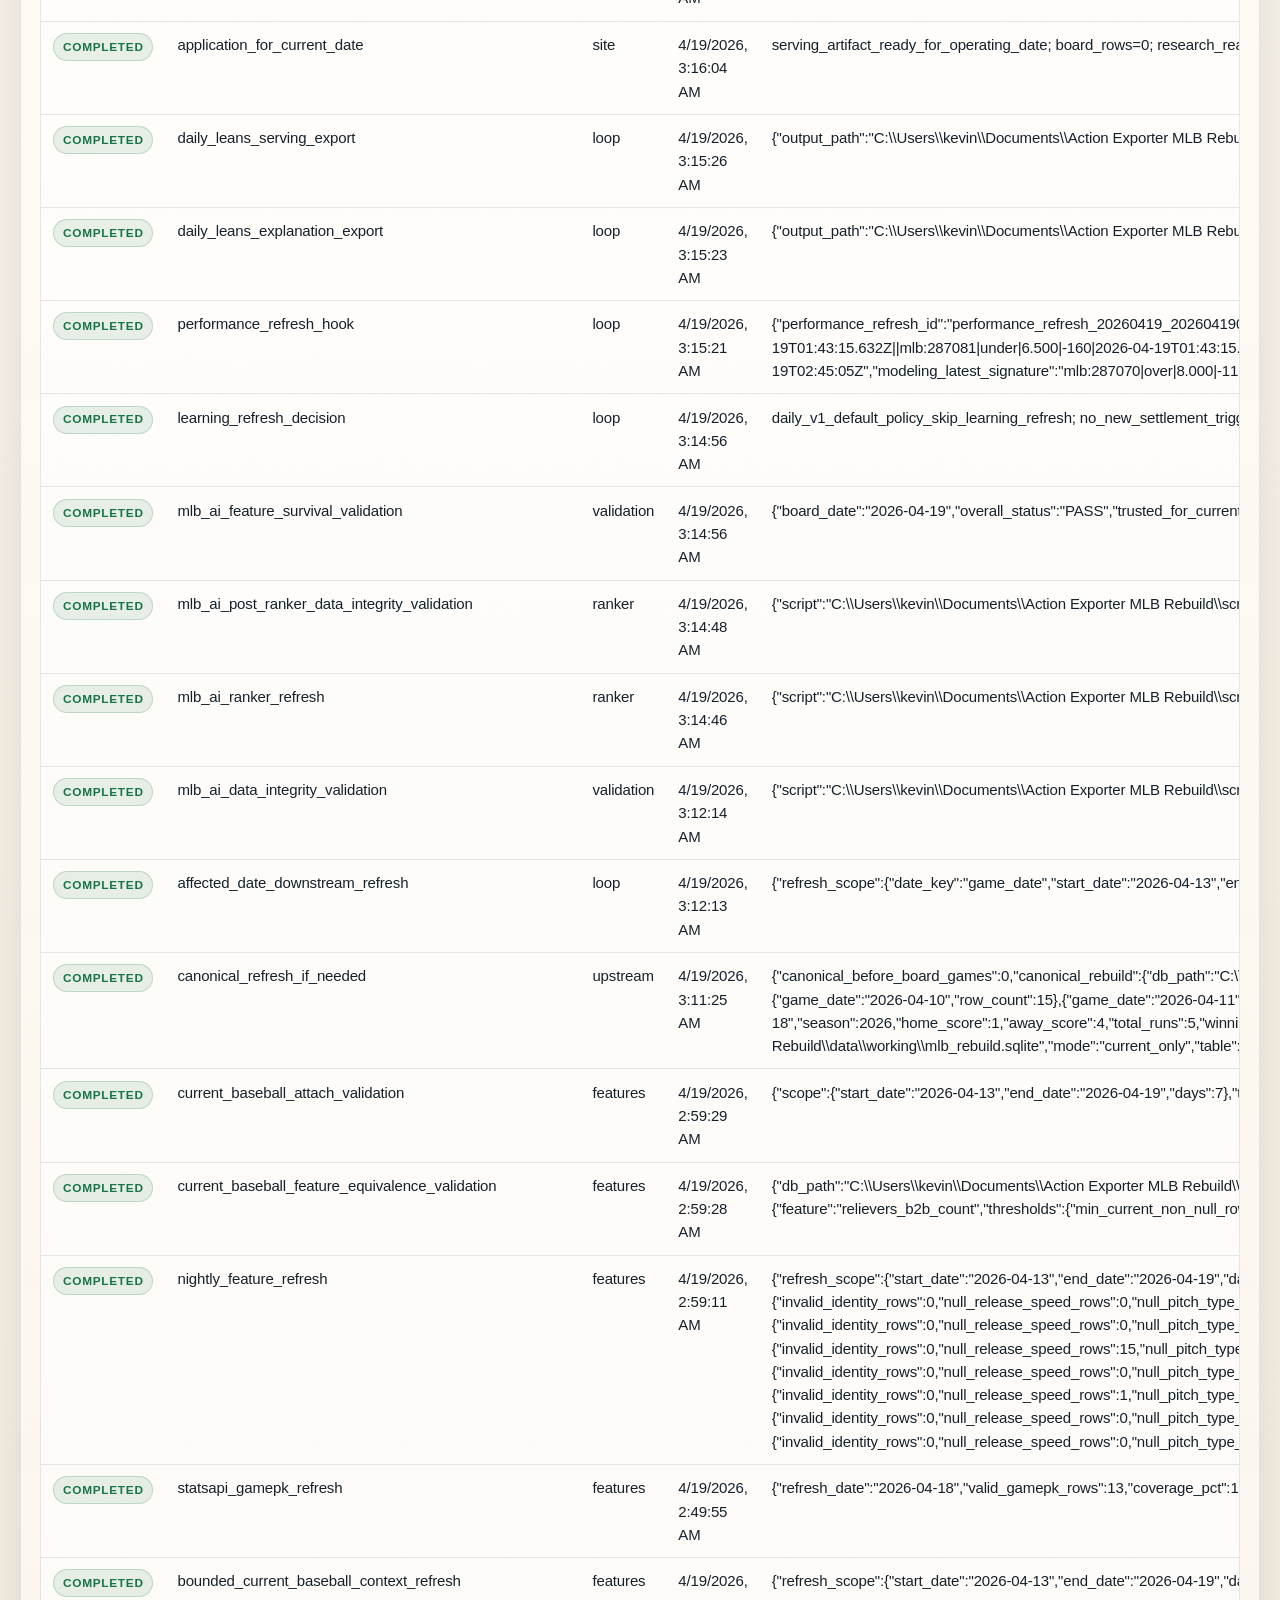
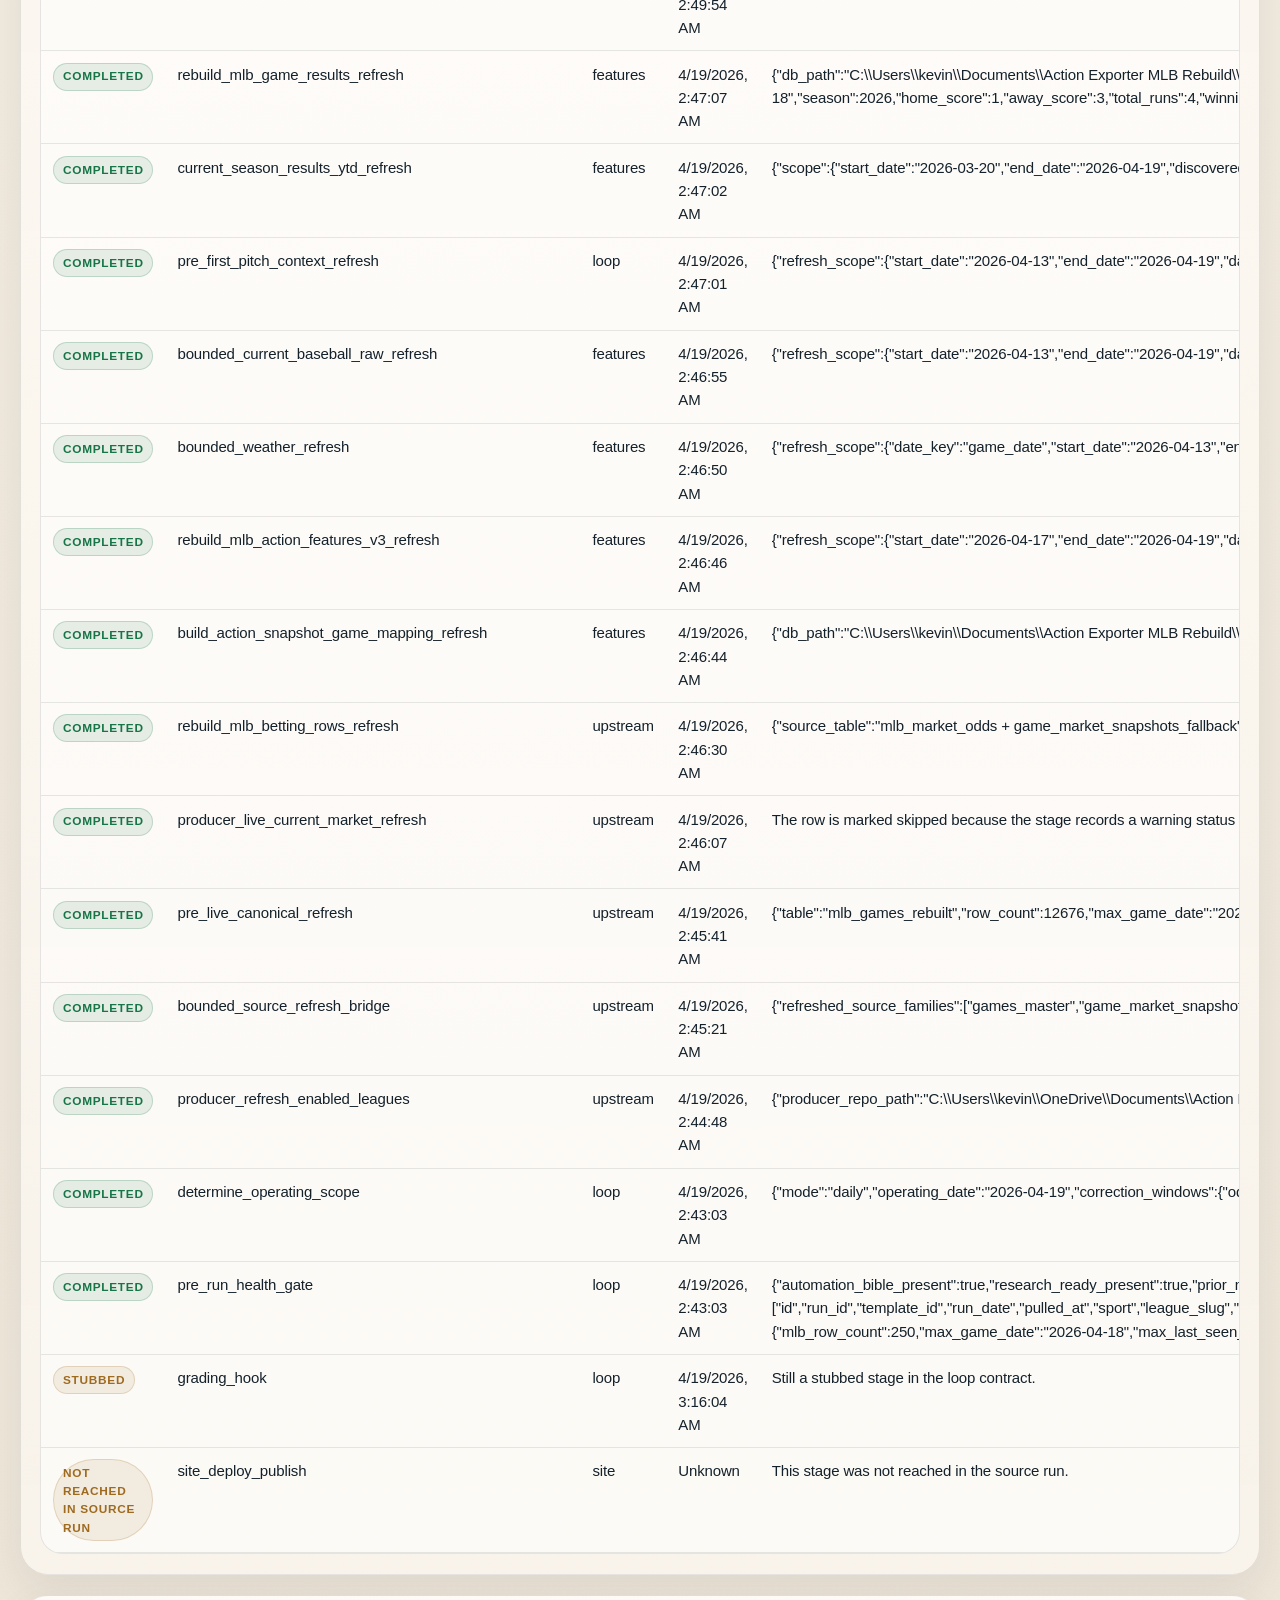
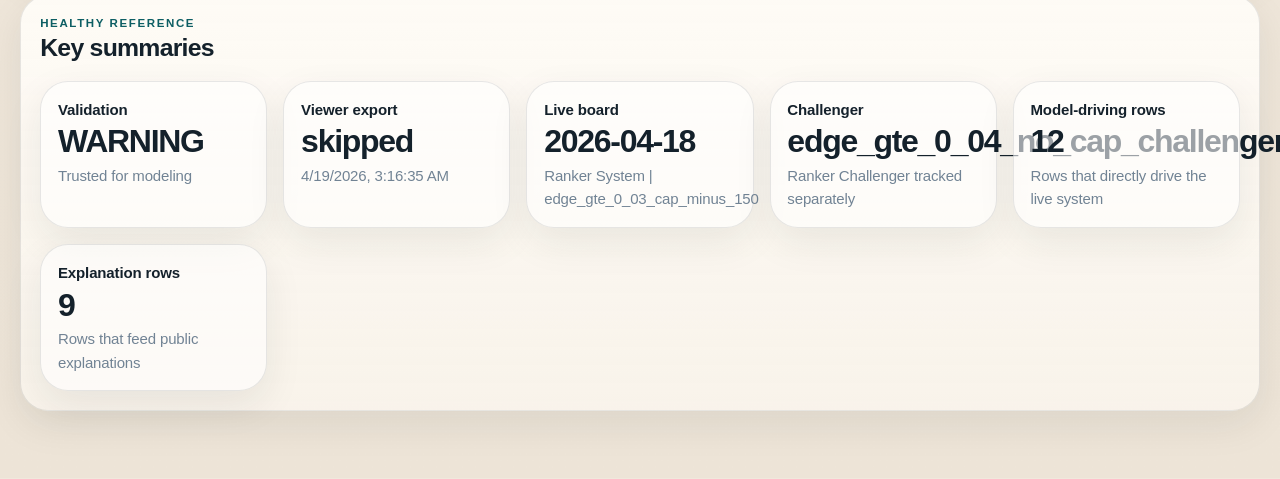
<file: operations.html>
<!doctype html>
<html lang="en">
  <head>
    <meta charset="utf-8" />
    <meta name="viewport" content="width=device-width, initial-scale=1" />
    <title>MLB AI | Operations</title>
    <link rel="stylesheet" href="./assets/mlb-ai.css" />
  </head>
  <body data-page="operations">
    <header class="site-header">
      <div class="shell shell-nav">
        <a class="site-brand" href="./index.html" aria-label="MLB AI home">
          <span class="site-brand-mark">MLB AI</span>
          <span class="site-brand-copy">Official bets and operations</span>
        </a>
        <nav class="site-nav" aria-label="Primary">
          <a class="site-nav-link" href="./index.html">Bets</a>
          <a class="site-nav-link" href="./mlb-ai-performance.html">Performance</a>
          <a class="site-nav-link" href="./mlb-ai-challenger.html">Challenger</a>
          <a class="site-nav-link is-active" href="./operations.html" aria-current="page">Operations</a>
        </nav>
      </div>
    </header>

    <main class="shell page-shell">
      <section class="page-hero page-hero-operations">
        <div class="page-hero-copy">
          <p class="eyebrow">Operations</p>
          <h1>What is healthy, what is stale, and what needs attention</h1>
          <p class="lede">
            This page is for operator trust. It should make failures obvious, explain strange freshness states, and keep healthy items compact.
          </p>
          <div id="operations-hero-meta" class="hero-meta"></div>
        </div>
        <div id="operations-hero-grid" class="hero-grid"></div>
      </section>

      <section id="operations-priority-grid" class="page-section page-section-emphasis"></section>

      <section class="page-section">
        <div class="section-head">
          <div>
            <p class="section-kicker">Feature Survival</p>
            <h2>Model-input coverage</h2>
          </div>
          <span class="badge">Green = healthy, yellow = degraded, red = broken</span>
        </div>
        <div id="operations-feature-summary" class="summary-grid"></div>
        <div class="table-wrap">
          <table id="operations-feature-table">
            <thead>
              <tr>
                <th>Status</th>
                <th>Family</th>
                <th>Source</th>
                <th>Research-ready</th>
                <th>Model</th>
                <th>Selected bets</th>
                <th>Freshest source</th>
                <th>Freshest attached</th>
                <th>What it means</th>
              </tr>
            </thead>
            <tbody></tbody>
          </table>
        </div>
      </section>

      <section class="page-section">
        <div class="section-head">
          <div>
            <p class="section-kicker">Freshness</p>
            <h2>Data status</h2>
          </div>
          <span class="badge">Problems first, healthy rows below</span>
        </div>
        <div class="table-wrap">
          <table id="operations-freshness-table">
            <thead>
              <tr>
                <th>Status</th>
                <th>Source</th>
                <th>Purpose</th>
                <th>Last updated</th>
                <th>Cadence</th>
                <th>Usage</th>
                <th>What it means</th>
              </tr>
            </thead>
            <tbody></tbody>
          </table>
        </div>
      </section>

      <section class="page-section">
        <div class="section-head">
          <div>
            <p class="section-kicker">Loop ledger</p>
            <h2>Execution status</h2>
          </div>
          <span class="badge">Failures and warnings first</span>
        </div>
        <div class="table-wrap">
          <table id="operations-stage-table">
            <thead>
              <tr>
                <th>Status</th>
                <th>Stage</th>
                <th>Domain</th>
                <th>Finished</th>
                <th>What happened</th>
              </tr>
            </thead>
            <tbody></tbody>
          </table>
        </div>
      </section>

      <section class="page-section">
        <div class="section-head">
          <div>
            <p class="section-kicker">Healthy reference</p>
            <h2>Key summaries</h2>
          </div>
        </div>
        <div id="operations-summary-grid" class="summary-grid"></div>
      </section>
    </main>

    <script src="./assets/mlb-ai-site.js"></script>
  </body>
</html>
</file>
<file: assets/mlb-ai.css>
:root {
  --bg: #f7f3eb;
  --bg-accent: #efe6d9;
  --surface: rgba(255, 252, 247, 0.86);
  --surface-strong: rgba(255, 252, 247, 0.96);
  --surface-muted: rgba(245, 239, 230, 0.82);
  --ink: #14212b;
  --ink-soft: #4e6172;
  --ink-muted: #718394;
  --line: rgba(20, 33, 43, 0.10);
  --line-strong: rgba(20, 33, 43, 0.18);
  --brand: #0d5e63;
  --brand-strong: #063a3d;
  --brand-warm: #bc5a20;
  --good: #167447;
  --good-soft: rgba(22, 116, 71, 0.12);
  --warn: #9e6a1f;
  --warn-soft: rgba(158, 106, 31, 0.14);
  --bad: #b3261e;
  --bad-soft: rgba(179, 38, 30, 0.12);
  --shadow-xl: 0 28px 80px rgba(31, 37, 44, 0.12);
  --shadow-lg: 0 14px 38px rgba(31, 37, 44, 0.08);
  --shadow-sm: 0 4px 12px rgba(31, 37, 44, 0.05);
  --radius-xl: 28px;
  --radius-lg: 22px;
  --radius-md: 16px;
  --radius-sm: 12px;
  --space-2: 0.5rem;
  --space-3: 0.75rem;
  --space-4: 1rem;
  --space-5: 1.25rem;
  --space-6: 1.5rem;
  --space-7: 1.75rem;
  --space-8: 2rem;
  --space-10: 2.5rem;
  --space-12: 3rem;
}

* { box-sizing: border-box; }

html { color-scheme: light; }

body {
  margin: 0;
  min-height: 100vh;
  color: var(--ink);
  background:
    radial-gradient(circle at 15% 10%, rgba(188, 90, 32, 0.14), transparent 28rem),
    radial-gradient(circle at 92% 6%, rgba(13, 94, 99, 0.16), transparent 32rem),
    linear-gradient(180deg, #fbf8f2 0%, #f6f1e8 48%, #ede4d7 100%);
  font: 15px/1.55 "Aptos", "Segoe UI Variable", "Segoe UI", sans-serif;
  letter-spacing: -0.01em;
}

a { color: inherit; }
button, input, select { font: inherit; }

.site-header {
  position: sticky;
  top: 0;
  z-index: 50;
  border-bottom: 1px solid rgba(20, 33, 43, 0.08);
  background: rgba(251, 248, 242, 0.88);
  backdrop-filter: blur(18px);
}

.shell {
  width: min(1240px, calc(100% - 2rem));
  margin: 0 auto;
}

.shell-nav {
  display: flex;
  align-items: center;
  justify-content: space-between;
  gap: var(--space-6);
  padding: 0.9rem 0;
}

.site-brand {
  display: inline-flex;
  flex-direction: column;
  gap: 0.15rem;
  text-decoration: none;
}

.site-brand-mark {
  font: 800 1.08rem/1 "Aptos Display", "Aptos", sans-serif;
  letter-spacing: 0.08em;
  text-transform: uppercase;
}

.site-brand-copy {
  color: var(--ink-muted);
  font-size: 0.78rem;
  letter-spacing: 0.02em;
}

.site-nav {
  display: inline-flex;
  align-items: center;
  gap: 0.4rem;
  padding: 0.35rem;
  border: 1px solid var(--line);
  border-radius: 999px;
  background: rgba(255, 255, 255, 0.62);
  box-shadow: var(--shadow-sm);
}

.site-nav-link {
  padding: 0.7rem 1rem;
  border-radius: 999px;
  text-decoration: none;
  color: var(--ink-soft);
  font-weight: 700;
}

.site-nav-link:hover,
.site-nav-link.is-active {
  background: linear-gradient(135deg, rgba(13, 94, 99, 0.14), rgba(255, 255, 255, 0.94));
  color: var(--brand-strong);
}

.page-shell {
  padding: var(--space-6) 0 var(--space-12);
}

.trust-bar-section {
  margin-bottom: var(--space-5);
}

.page-hero {
  display: grid;
  grid-template-columns: minmax(0, 1.2fr) minmax(320px, 0.85fr);
  gap: var(--space-6);
  align-items: stretch;
  margin-bottom: var(--space-6);
}

.page-hero-copy,
.page-section,
.metric-card,
.status-strip,
.trust-bar,
.lean-featured-card,
.lean-decision-card,
.history-card,
.context-card,
.stack-card,
.trust-banner,
.artifact-gap {
  border: 1px solid var(--line);
  border-radius: var(--radius-xl);
  background: var(--surface);
  box-shadow: var(--shadow-lg);
}

.page-hero-copy {
  padding: clamp(1.5rem, 2vw, 2.25rem);
  background:
    linear-gradient(140deg, rgba(255, 252, 247, 0.96), rgba(243, 235, 224, 0.90)),
    radial-gradient(circle at top right, rgba(13, 94, 99, 0.14), transparent 14rem);
}

.page-hero h1 {
  margin: 0.25rem 0 0.8rem;
  font: 800 clamp(2.25rem, 4.5vw, 3.9rem)/0.94 "Aptos Display", "Aptos", sans-serif;
  letter-spacing: -0.05em;
  text-wrap: balance;
}

.eyebrow,
.section-kicker,
.status-strip-label,
.control-label {
  margin: 0;
  color: var(--brand);
  text-transform: uppercase;
  letter-spacing: 0.14em;
  font-size: 0.72rem;
  font-weight: 800;
}

.lede {
  margin: 0;
  max-width: 60ch;
  color: var(--ink-soft);
  font-size: 1.06rem;
}

.hero-meta {
  display: flex;
  flex-wrap: wrap;
  gap: 0.55rem;
  margin-top: var(--space-5);
}

.hero-grid,
.summary-grid,
.lean-decision-grid,
.context-grid,
.stack-list,
.filter-bar,
.pick-history-grid {
  display: grid;
  gap: var(--space-4);
}

.hero-grid,
.summary-grid {
  grid-template-columns: repeat(auto-fit, minmax(220px, 1fr));
}

.filter-bar {
  grid-template-columns: repeat(auto-fit, minmax(170px, 1fr));
  margin-bottom: var(--space-5);
}

.control-group-wide { grid-column: span 2; }

.lean-decision-grid,
.pick-history-grid {
  grid-template-columns: repeat(auto-fit, minmax(320px, 1fr));
}

.context-grid,
.stack-list {
  grid-template-columns: repeat(auto-fit, minmax(240px, 1fr));
}

.page-section {
  padding: 1.2rem;
  margin-bottom: var(--space-5);
  background: linear-gradient(180deg, rgba(255, 252, 247, 0.95), rgba(250, 245, 237, 0.86));
}

.page-section-emphasis {
  background:
    radial-gradient(circle at top right, rgba(13, 94, 99, 0.10), transparent 18rem),
    linear-gradient(180deg, rgba(255, 252, 247, 0.98), rgba(243, 248, 244, 0.90));
}

.section-head {
  display: flex;
  justify-content: space-between;
  align-items: flex-start;
  gap: var(--space-4);
  margin-bottom: var(--space-5);
}

.section-head h2 {
  margin: 0.2rem 0 0;
  font: 800 1.55rem/1 "Aptos Display", "Aptos", sans-serif;
  letter-spacing: -0.03em;
}

.metric-card,
.context-card,
.stack-card,
.history-card {
  padding: 1rem 1.05rem;
  background: rgba(255, 255, 255, 0.58);
}

.metric-card strong,
.context-card strong,
.stack-card strong,
.history-card strong {
  display: block;
  font-size: 0.94rem;
}

.metric-value {
  margin: 0.35rem 0 0.4rem;
  font: 800 clamp(1.55rem, 2.5vw, 2.1rem)/0.98 "Aptos Display", "Aptos", sans-serif;
  letter-spacing: -0.04em;
}

.metric-good { color: var(--good); }
.metric-bad { color: var(--bad); }
.metric-warn { color: var(--warn); }

.subtle,
.meta-line,
td.subtle {
  color: var(--ink-muted);
}

.meta-line + .meta-line { margin-top: 0.24rem; }

.context-only-label {
  margin: 0.7rem 0 0.35rem;
  font-size: 0.72rem;
  font-weight: 800;
  letter-spacing: 0.08em;
  text-transform: uppercase;
}

.badge,
.status-chip,
.hero-pill,
.filter-tag,
.price-pill,
.confidence-pill,
.freshness-pill,
.change-pill {
  display: inline-flex;
  align-items: center;
  gap: 0.35rem;
  width: fit-content;
  min-height: 30px;
  padding: 0.34rem 0.72rem;
  border: 1px solid rgba(13, 94, 99, 0.18);
  border-radius: 999px;
  background: rgba(13, 94, 99, 0.08);
  color: var(--brand-strong);
  font-size: 0.79rem;
  font-weight: 700;
}

.hero-pill { background: rgba(255, 255, 255, 0.62); }
.price-pill-expensive {
  color: var(--brand-warm);
  border-color: rgba(188, 90, 32, 0.2);
  background: rgba(188, 90, 32, 0.10);
}
.price-pill-priced-up {
  color: var(--warn);
  border-color: rgba(158, 106, 31, 0.18);
  background: rgba(158, 106, 31, 0.10);
}
.confidence-pill-high {
  color: var(--good);
  border-color: rgba(22, 116, 71, 0.22);
  background: rgba(22, 116, 71, 0.10);
}
.confidence-pill-medium {
  color: var(--warn);
  border-color: rgba(158, 106, 31, 0.18);
  background: rgba(158, 106, 31, 0.10);
}
.freshness-pill-green,
.change-pill-yes {
  color: var(--good);
  border-color: rgba(22, 116, 71, 0.22);
  background: rgba(22, 116, 71, 0.10);
}
.freshness-pill-red,
.change-pill-no {
  color: var(--bad);
  border-color: rgba(179, 38, 30, 0.22);
  background: rgba(179, 38, 30, 0.10);
}
.freshness-pill-yellow {
  color: var(--warn);
  border-color: rgba(158, 106, 31, 0.18);
  background: rgba(158, 106, 31, 0.10);
}

.status-strip {
  display: grid;
  grid-template-columns: minmax(0, 1fr) auto;
  gap: var(--space-4);
  margin-bottom: var(--space-5);
  padding: var(--space-5) var(--space-6);
}

.trust-bar {
  display: grid;
  grid-template-columns: minmax(0, 1.2fr) minmax(0, 1.8fr);
  gap: var(--space-4);
  padding: 1.1rem 1.25rem;
  background: linear-gradient(135deg, rgba(255, 252, 247, 0.98), rgba(245, 240, 232, 0.92));
}

.trust-bar-ok {
  background: linear-gradient(135deg, rgba(22, 116, 71, 0.12), rgba(255, 252, 247, 0.98));
}

.trust-bar-warning {
  background: linear-gradient(135deg, rgba(158, 106, 31, 0.13), rgba(255, 252, 247, 0.98));
}

.trust-bar-fail {
  background: linear-gradient(135deg, rgba(179, 38, 30, 0.12), rgba(255, 252, 247, 0.98));
}

.trust-bar-copy h2 {
  margin: 0.18rem 0 0.28rem;
  font: 800 clamp(1.15rem, 2.8vw, 1.75rem)/0.98 "Aptos Display", "Aptos", sans-serif;
  letter-spacing: -0.03em;
}

.trust-bar-copy p:last-child {
  margin: 0;
  color: var(--ink-soft);
}

.trust-bar-grid {
  display: grid;
  grid-template-columns: repeat(4, minmax(0, 1fr));
  gap: 0.7rem;
}

.trust-bar-item {
  padding: 0.9rem 0.95rem;
  border: 1px solid var(--line);
  border-radius: var(--radius-md);
  background: rgba(255, 255, 255, 0.58);
}

.trust-bar-item span,
.table-note-label {
  display: block;
  margin-bottom: 0.22rem;
  color: var(--ink-muted);
  font-size: 0.72rem;
  text-transform: uppercase;
  letter-spacing: 0.1em;
  font-weight: 800;
}

.trust-bar-item strong {
  display: block;
  font: 800 1.28rem/1 "Aptos Display", "Aptos", sans-serif;
  letter-spacing: -0.03em;
}

.trust-bar-item small {
  display: block;
  margin-top: 0.2rem;
  color: var(--ink-soft);
  font-size: 0.8rem;
  line-height: 1.35;
}

.status-strip-ok {
  background: linear-gradient(135deg, rgba(22, 116, 71, 0.14), rgba(255, 252, 247, 0.96));
}

.status-strip-warning {
  background: linear-gradient(135deg, rgba(158, 106, 31, 0.16), rgba(255, 252, 247, 0.96));
}

.status-strip-fail {
  background: linear-gradient(135deg, rgba(179, 38, 30, 0.16), rgba(255, 252, 247, 0.96));
}

.status-strip h2 {
  margin: 0.2rem 0 0.3rem;
  font: 800 clamp(1.35rem, 3vw, 2rem)/0.98 "Aptos Display", "Aptos", sans-serif;
  letter-spacing: -0.04em;
}

.status-strip-copy p:last-child { margin: 0; color: var(--ink-soft); }
.status-strip-chips {
  display: flex;
  flex-wrap: wrap;
  gap: 0.5rem;
  align-content: start;
  justify-content: end;
}

.lean-featured-card {
  padding: 1.1rem 1.15rem;
  background:
    radial-gradient(circle at top right, rgba(13, 94, 99, 0.16), transparent 16rem),
    linear-gradient(180deg, rgba(255, 252, 247, 0.98), rgba(245, 248, 244, 0.92));
}

.lean-featured-top,
.lean-decision-head,
.history-card-head {
  display: flex;
  align-items: flex-start;
  justify-content: space-between;
  gap: var(--space-4);
}

.lean-featured-matchup,
.lean-kicker {
  margin: 0 0 0.3rem;
  color: var(--brand);
  text-transform: uppercase;
  letter-spacing: 0.12em;
  font-size: 0.73rem;
  font-weight: 800;
}

.lean-featured-play {
  margin: 0 0 0.35rem;
  font: 900 clamp(1.65rem, 3vw, 2.35rem)/0.96 "Aptos Display", "Aptos", sans-serif;
  letter-spacing: -0.05em;
}

.lean-featured-market,
.lean-subline {
  margin: 0;
  color: var(--ink-soft);
  font-size: 0.9rem;
}

.lean-featured-metrics,
.lean-decision-metrics,
.history-card-metrics {
  display: grid;
  grid-template-columns: repeat(auto-fit, minmax(110px, 1fr));
  gap: var(--space-3);
  margin-top: var(--space-5);
}

.metric-tile {
  padding: 0.75rem 0.85rem;
  border: 1px solid var(--line);
  border-radius: var(--radius-md);
  background: rgba(255, 255, 255, 0.56);
}

.metric-tile label {
  display: block;
  margin-bottom: 0.25rem;
  color: var(--ink-muted);
  font-size: 0.74rem;
  text-transform: uppercase;
  letter-spacing: 0.1em;
  font-weight: 700;
}

.metric-tile strong {
  font: 800 1.05rem/1 "Aptos Display", "Aptos", sans-serif;
}

.lean-decision-card {
  padding: 0.95rem 1rem;
  background: linear-gradient(180deg, rgba(255, 255, 255, 0.84), rgba(246, 242, 235, 0.88));
}

.lean-decision-head h3,
.history-card h3 {
  margin: 0;
  font: 800 clamp(1.4rem, 2.2vw, 1.85rem)/1 "Aptos Display", "Aptos", sans-serif;
  letter-spacing: -0.04em;
}

.lean-bet-callout {
  margin-top: 0.48rem;
  font: 900 clamp(1.3rem, 2.4vw, 1.7rem)/0.98 "Aptos Display", "Aptos", sans-serif;
  letter-spacing: -0.04em;
}

.lean-score-stack,
.history-chip-row {
  display: flex;
  flex-wrap: wrap;
  justify-content: flex-end;
  gap: 0.5rem;
}

.lean-explain-grid {
  display: grid;
  grid-template-columns: repeat(auto-fit, minmax(220px, 1fr));
  gap: 0.7rem;
  margin-top: 0.9rem;
}

.lean-explain-block {
  padding: 0.8rem 0.9rem;
  border-radius: var(--radius-md);
  border: 1px solid var(--line);
  background: rgba(255, 255, 255, 0.48);
}

.lean-explain-block strong {
  display: block;
  margin-bottom: 0.35rem;
  font-size: 0.95rem;
}

.lean-explain-block p,
.prose-card p {
  margin: 0.35rem 0 0;
  color: var(--ink-soft);
}

.lean-explain-block p:first-of-type,
.prose-card p:first-of-type {
  margin-top: 0;
}

.lean-explain-block ul {
  margin: 0;
  padding-left: 1.1rem;
}

.lean-explain-block li + li { margin-top: 0.25rem; }

.filter-bar .control-group {
  display: grid;
  gap: 0.45rem;
}

input[type="date"],
select {
  width: 100%;
  min-height: 46px;
  padding: 0.8rem 0.9rem;
  border: 1px solid var(--line-strong);
  border-radius: 999px;
  background: rgba(255, 255, 255, 0.76);
  color: var(--ink);
  box-shadow: inset 0 1px 0 rgba(255,255,255,0.45);
}

.segmented-control {
  display: flex;
  flex-wrap: wrap;
  gap: 0.45rem;
}

.segmented-control button {
  min-height: 44px;
  padding: 0.72rem 0.95rem;
  border: 1px solid var(--line-strong);
  border-radius: 999px;
  background: rgba(255, 255, 255, 0.72);
  color: var(--ink-soft);
  font-weight: 700;
  cursor: pointer;
  transition: transform 120ms ease, background-color 120ms ease, border-color 120ms ease;
}

.segmented-control button:hover { transform: translateY(-1px); }

.segmented-control button.is-active {
  color: var(--brand-strong);
  border-color: rgba(13, 94, 99, 0.28);
  background: linear-gradient(135deg, rgba(13, 94, 99, 0.14), rgba(255, 255, 255, 0.96));
}

.trust-banner,
.artifact-gap {
  padding: var(--space-5);
}

.trust-banner {
  background: linear-gradient(180deg, rgba(255, 252, 247, 0.96), rgba(243, 248, 244, 0.88));
}

.trust-banner h3,
.artifact-gap h3 {
  margin: 0 0 0.4rem;
  font: 800 1.15rem/1 "Aptos Display", "Aptos", sans-serif;
}

.table-wrap {
  overflow: auto;
  border-radius: var(--radius-lg);
  border: 1px solid var(--line);
  background: rgba(255, 255, 255, 0.54);
}

table {
  width: 100%;
  border-collapse: collapse;
}

th, td {
  padding: 0.7rem 0.75rem;
  text-align: left;
  border-bottom: 1px solid var(--line);
  vertical-align: top;
}

tbody tr:hover { background: rgba(13, 94, 99, 0.045); }

th {
  position: sticky;
  top: 0;
  background: rgba(250, 246, 239, 0.96);
  color: var(--ink-muted);
  text-transform: uppercase;
  letter-spacing: 0.08em;
  font-size: 0.74rem;
  font-weight: 800;
}

.history-card p {
  margin: 0.25rem 0 0;
}

.table-status {
  display: inline-flex;
  align-items: center;
  min-height: 28px;
  padding: 0.2rem 0.55rem;
  border-radius: 999px;
  font-size: 0.74rem;
  font-weight: 800;
  text-transform: uppercase;
  letter-spacing: 0.06em;
  border: 1px solid transparent;
}

.table-status-green {
  background: rgba(22, 116, 71, 0.10);
  color: var(--good);
  border-color: rgba(22, 116, 71, 0.2);
}

.table-status-yellow {
  background: rgba(158, 106, 31, 0.10);
  color: var(--warn);
  border-color: rgba(158, 106, 31, 0.2);
}

.table-status-red {
  background: rgba(179, 38, 30, 0.10);
  color: var(--bad);
  border-color: rgba(179, 38, 30, 0.2);
}

.ops-row-red {
  background: rgba(179, 38, 30, 0.05);
}

.ops-row-yellow {
  background: rgba(158, 106, 31, 0.045);
}

.ops-row-gray {
  background: rgba(20, 33, 43, 0.03);
}

.history-summary {
  margin-top: 0.6rem;
  color: var(--ink-soft);
}

.table-note {
  display: flex;
  align-items: flex-start;
  justify-content: space-between;
  gap: var(--space-4);
  margin: -0.2rem 0 var(--space-4);
  color: var(--ink-soft);
  font-size: 0.92rem;
}

.empty-state {
  padding: var(--space-8);
  border: 1px dashed var(--line-strong);
  border-radius: var(--radius-lg);
  color: var(--ink-soft);
  background: rgba(255, 255, 255, 0.46);
  text-align: center;
}

.redirect-shell { padding: 4rem 0; }

@media (max-width: 960px) {
  .page-hero {
    grid-template-columns: 1fr;
  }

  .control-group-wide {
    grid-column: auto;
  }

  .status-strip {
    grid-template-columns: 1fr;
  }

  .status-strip-chips {
    justify-content: start;
  }

  .trust-bar {
    grid-template-columns: 1fr;
  }

  .trust-bar-grid {
    grid-template-columns: repeat(2, minmax(0, 1fr));
  }
}

@media (max-width: 760px) {
  .shell { width: min(100% - 1rem, 1240px); }

  .shell-nav {
    flex-direction: row;
    align-items: center;
    gap: 0.75rem;
    padding: 0.55rem 0;
  }

  .site-nav {
    flex: 1 1 auto;
    justify-content: flex-start;
    overflow-x: auto;
    scrollbar-width: none;
    padding: 0.25rem;
  }

  .site-nav::-webkit-scrollbar { display: none; }

  .site-nav-link {
    flex: 0 0 auto;
    text-align: center;
    padding: 0.58rem 0.82rem;
    font-size: 0.86rem;
  }

  .site-brand-copy {
    display: none;
  }

  .section-head,
  .lean-featured-top,
  .lean-decision-head,
  .history-card-head {
    flex-direction: column;
  }

  .lean-score-stack,
  .history-chip-row {
    justify-content: flex-start;
  }

  .page-shell {
    padding-top: 0.7rem;
  }

  .status-strip {
    gap: 0.8rem;
    padding: 0.85rem 0.95rem;
    border-radius: var(--radius-lg);
  }

  .status-strip h2 {
    font-size: 1.08rem;
  }

  .status-strip-copy p {
    margin: 0;
    font-size: 0.88rem;
    line-height: 1.35;
  }

  .status-strip-chips {
    gap: 0.35rem;
  }

  .status-chip {
    min-height: 26px;
    padding: 0.22rem 0.55rem;
    font-size: 0.72rem;
  }

  .page-hero-copy,
  .page-section {
    padding: 1.05rem;
  }

  .page-hero h1 {
    font-size: clamp(2.2rem, 12vw, 3.15rem);
  }

  .trust-bar {
    gap: 0.9rem;
    padding: 0.9rem;
    border-radius: var(--radius-lg);
  }

  .trust-bar-copy h2 {
    font-size: 1.05rem;
  }

  .trust-bar-copy p {
    font-size: 0.88rem;
    line-height: 1.32;
  }

  .trust-bar-grid {
    grid-template-columns: repeat(2, minmax(0, 1fr));
    gap: 0.55rem;
  }

  .trust-bar-item {
    padding: 0.72rem 0.78rem;
  }

  .trust-bar-item strong {
    font-size: 1.05rem;
  }

  .trust-bar-item small {
    font-size: 0.74rem;
  }

  .lean-featured-play {
    font-size: clamp(1.8rem, 9vw, 2.45rem);
  }

  .lean-decision-card {
    padding: 1rem;
  }

  .lean-decision-head h3 {
    font-size: 1.55rem;
  }

  .lean-bet-callout {
    font-size: 1.55rem;
  }

  .lean-featured-metrics,
  .lean-decision-metrics,
  .history-card-metrics {
    grid-template-columns: repeat(2, minmax(0, 1fr));
    gap: 0.6rem;
  }

  .metric-tile {
    padding: 0.72rem 0.78rem;
  }

  .filter-bar {
    grid-template-columns: 1fr;
    gap: 0.75rem;
  }

  .segmented-control {
    overflow-x: auto;
    flex-wrap: nowrap;
    padding-bottom: 0.1rem;
    scrollbar-width: none;
  }

  .segmented-control::-webkit-scrollbar { display: none; }

  .segmented-control button {
    flex: 0 0 auto;
    min-height: 40px;
    padding: 0.64rem 0.82rem;
  }

  input[type="date"],
  select {
    min-height: 42px;
    padding: 0.72rem 0.82rem;
  }

  .table-wrap {
    margin: 0 -0.2rem;
  }

  table {
    min-width: 720px;
  }

  th, td {
    padding: 0.72rem 0.68rem;
  }

  .table-note {
    flex-direction: column;
    gap: 0.35rem;
    font-size: 0.86rem;
  }
}
</file>
